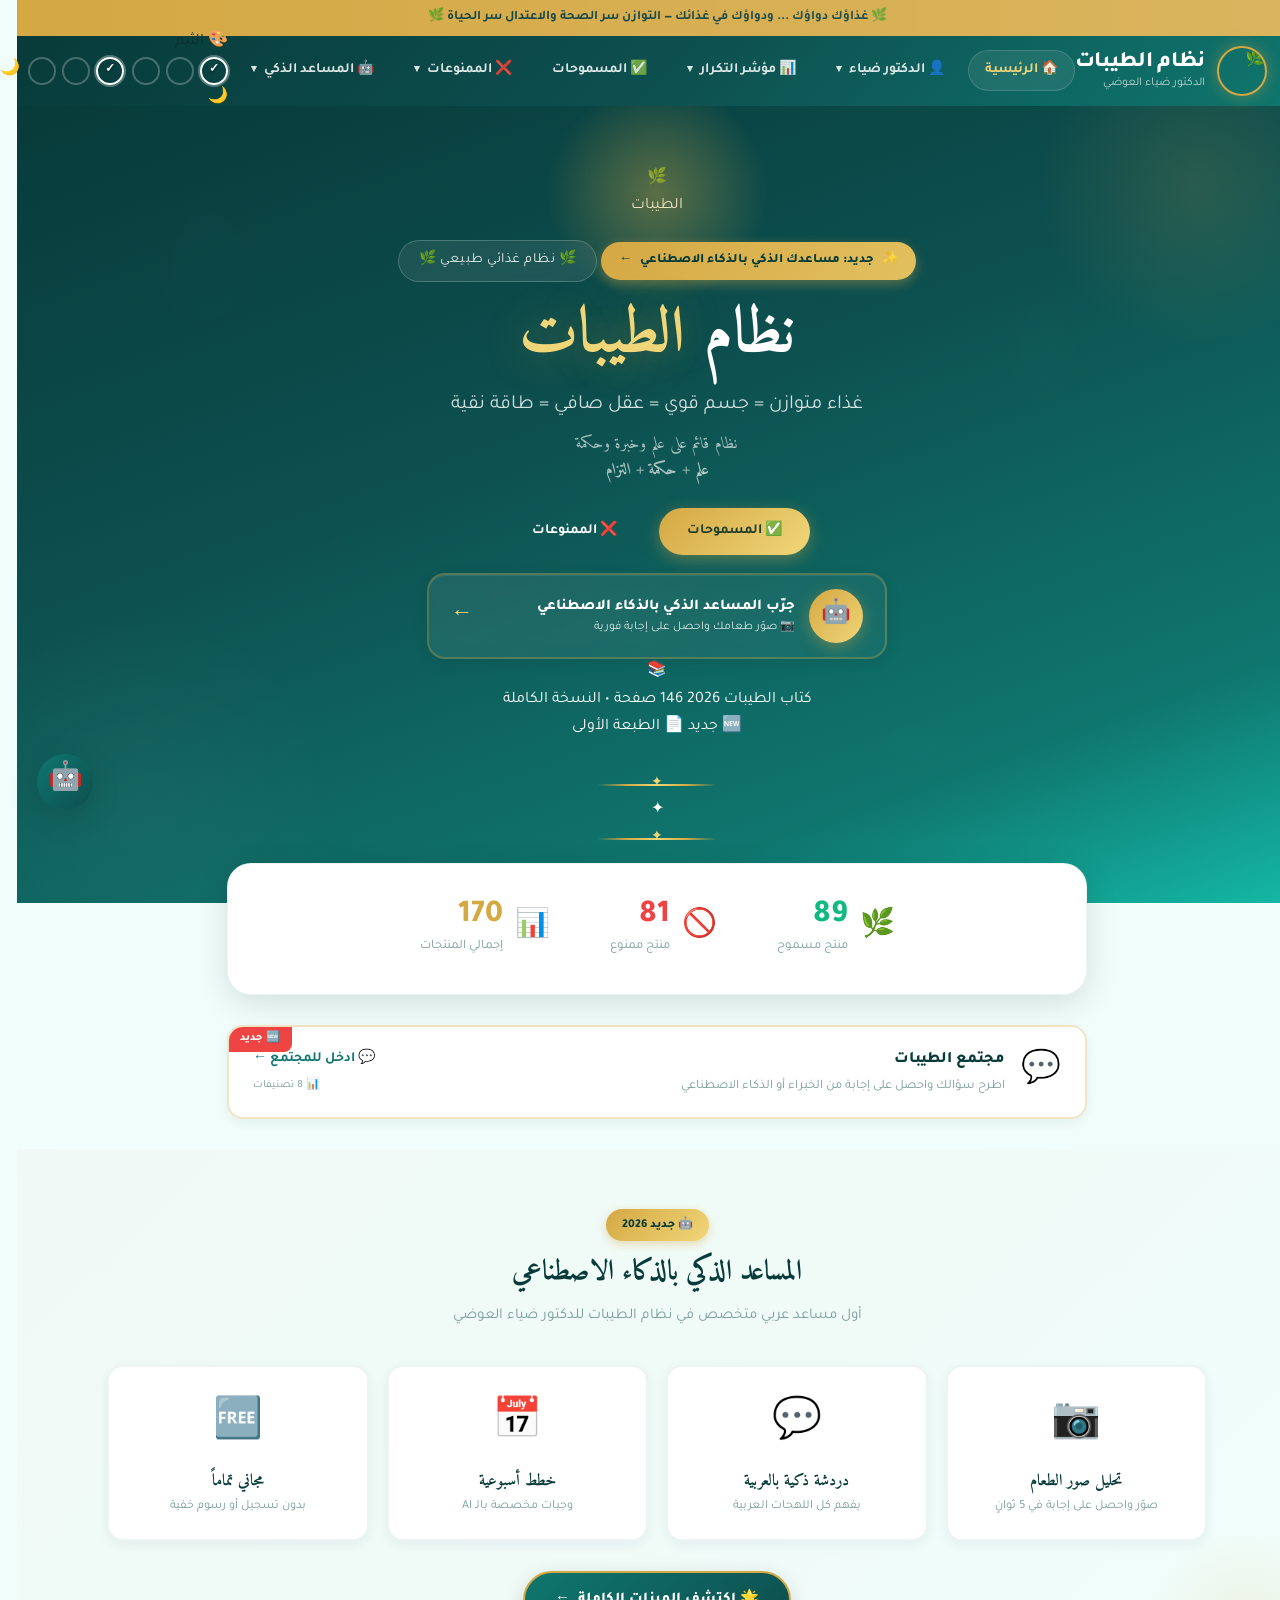
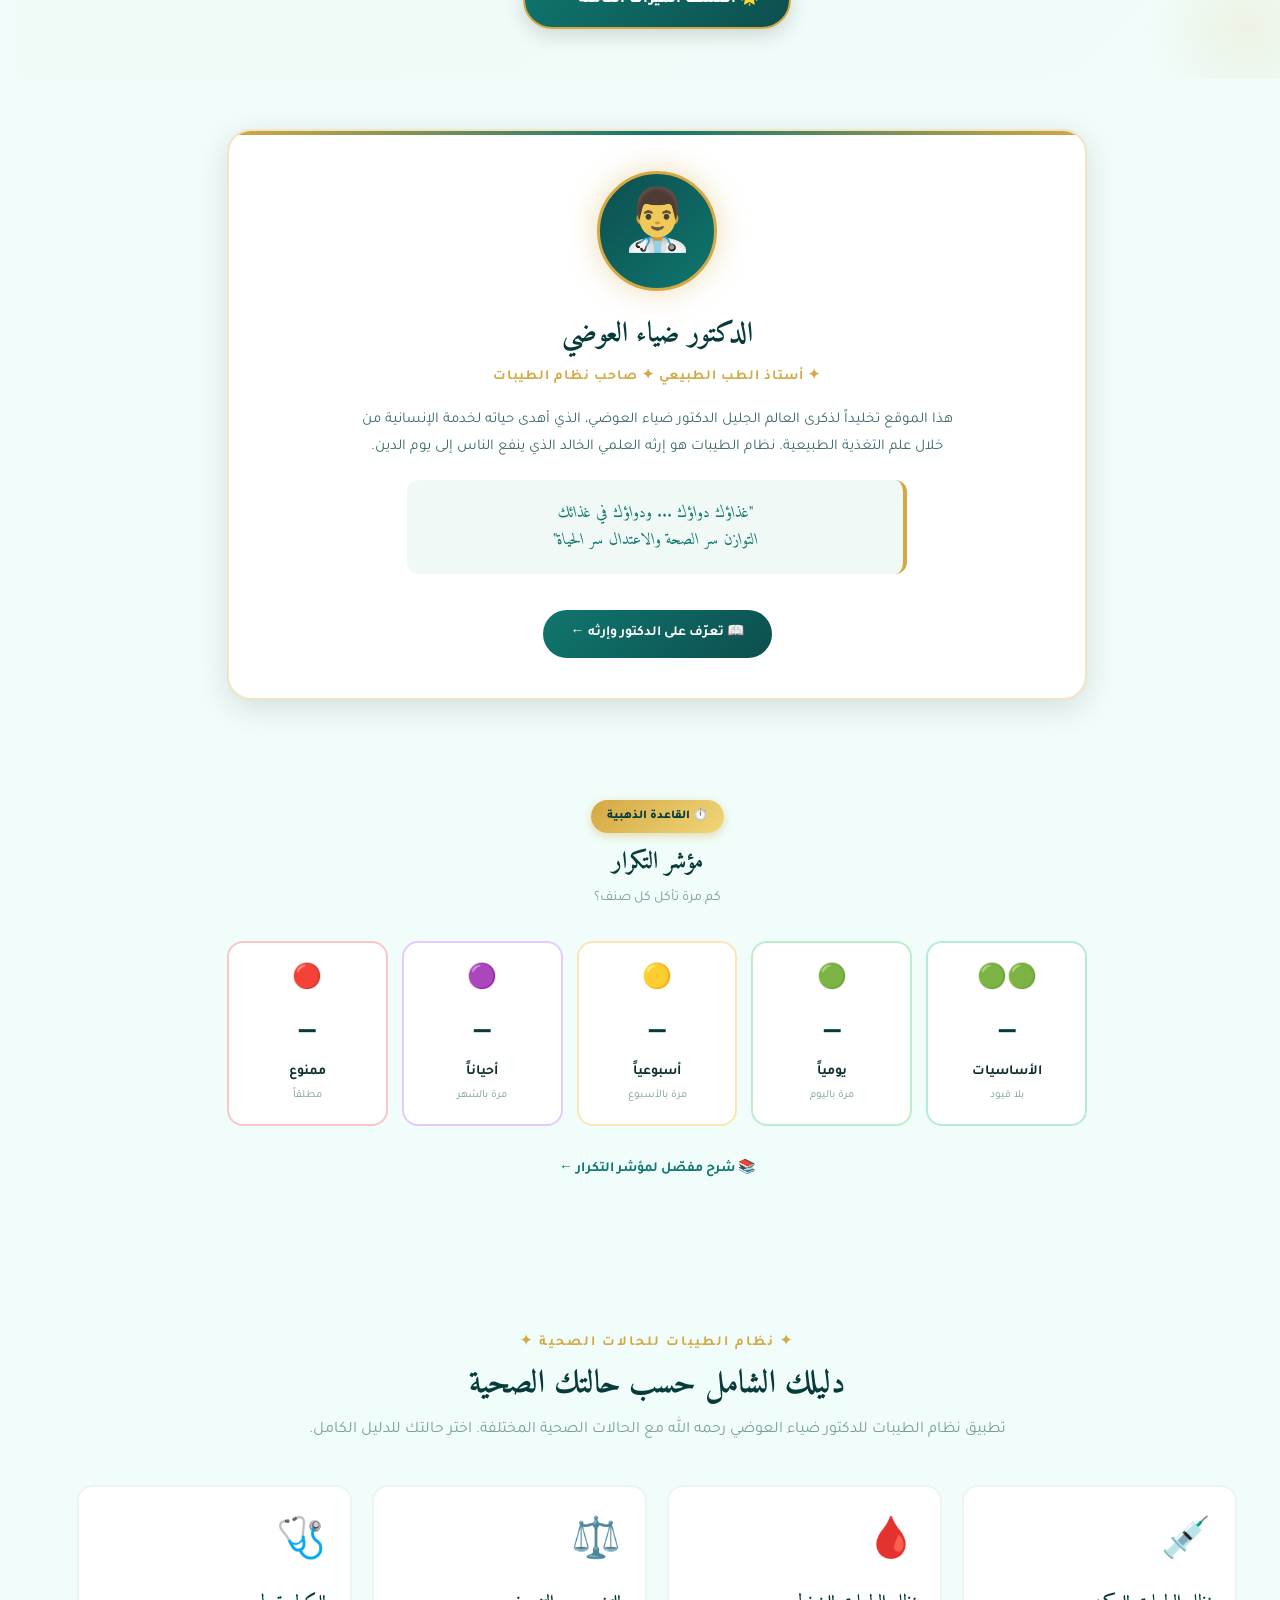
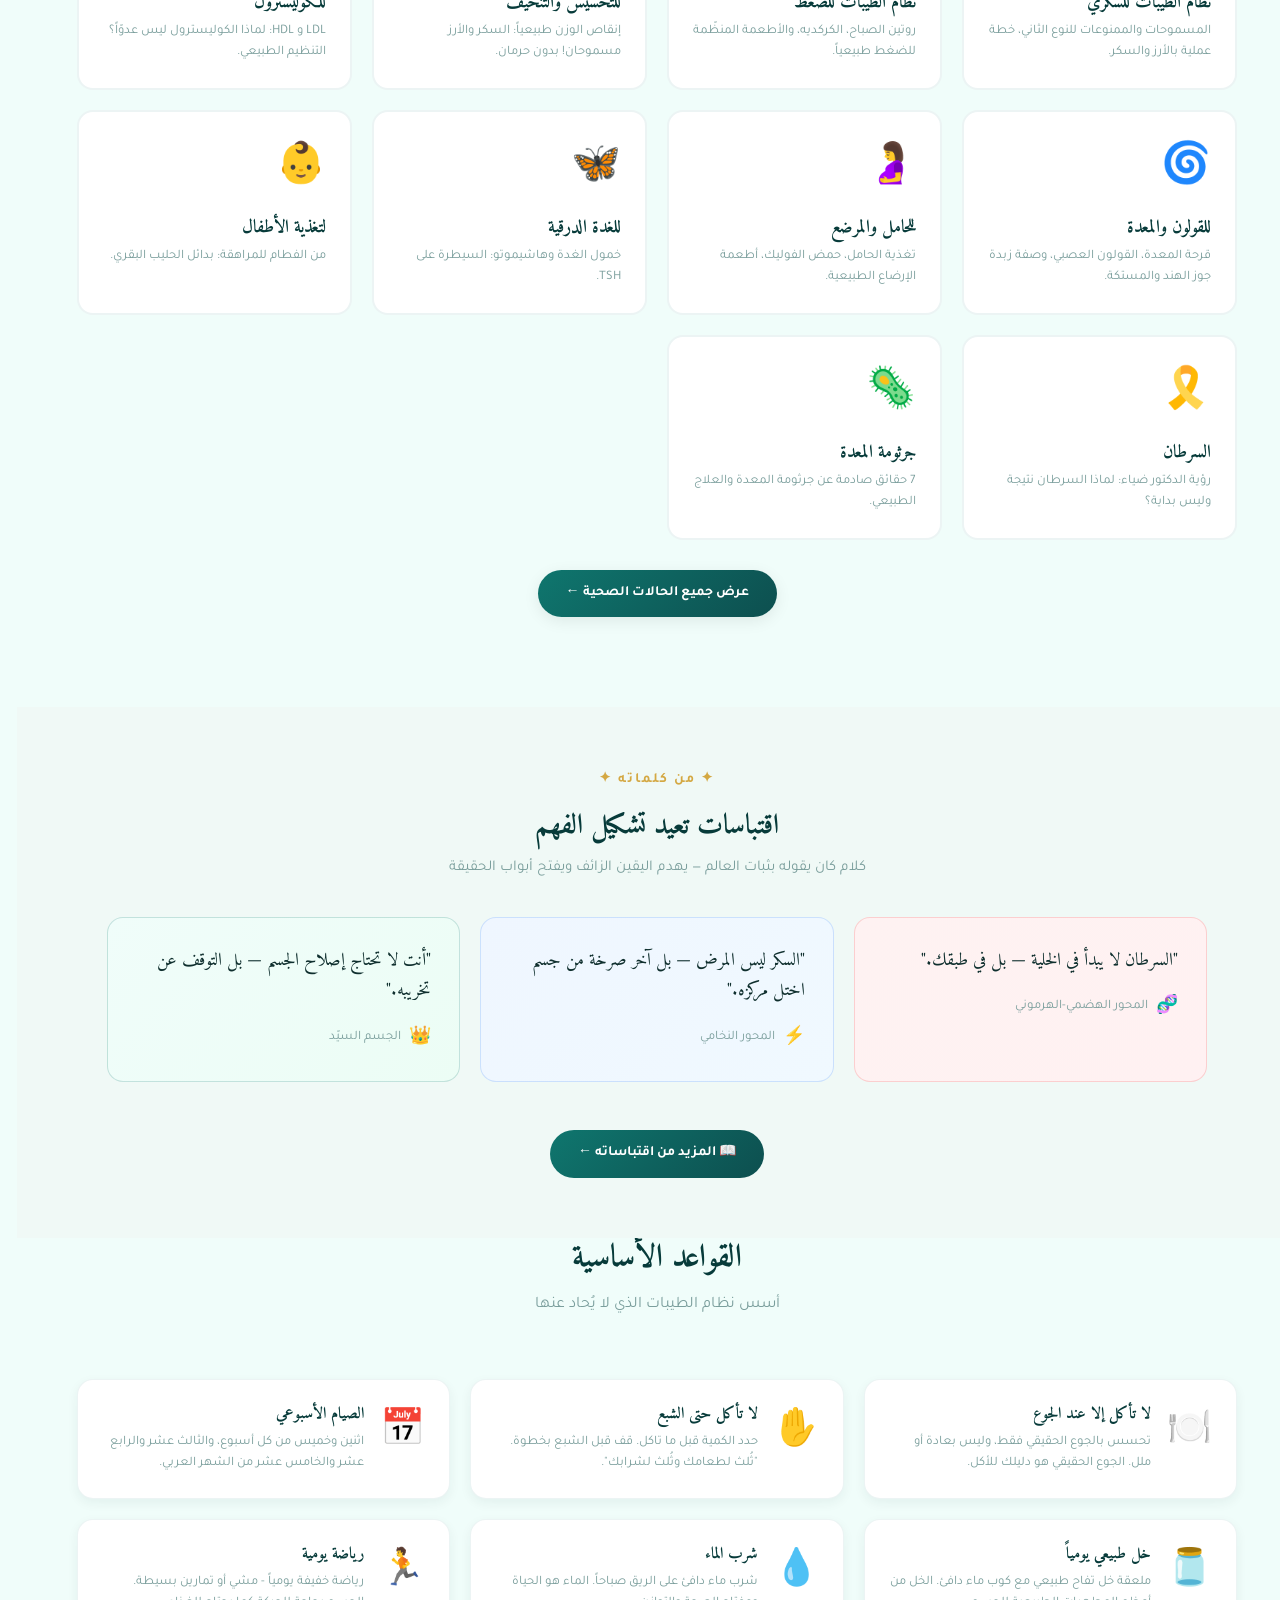
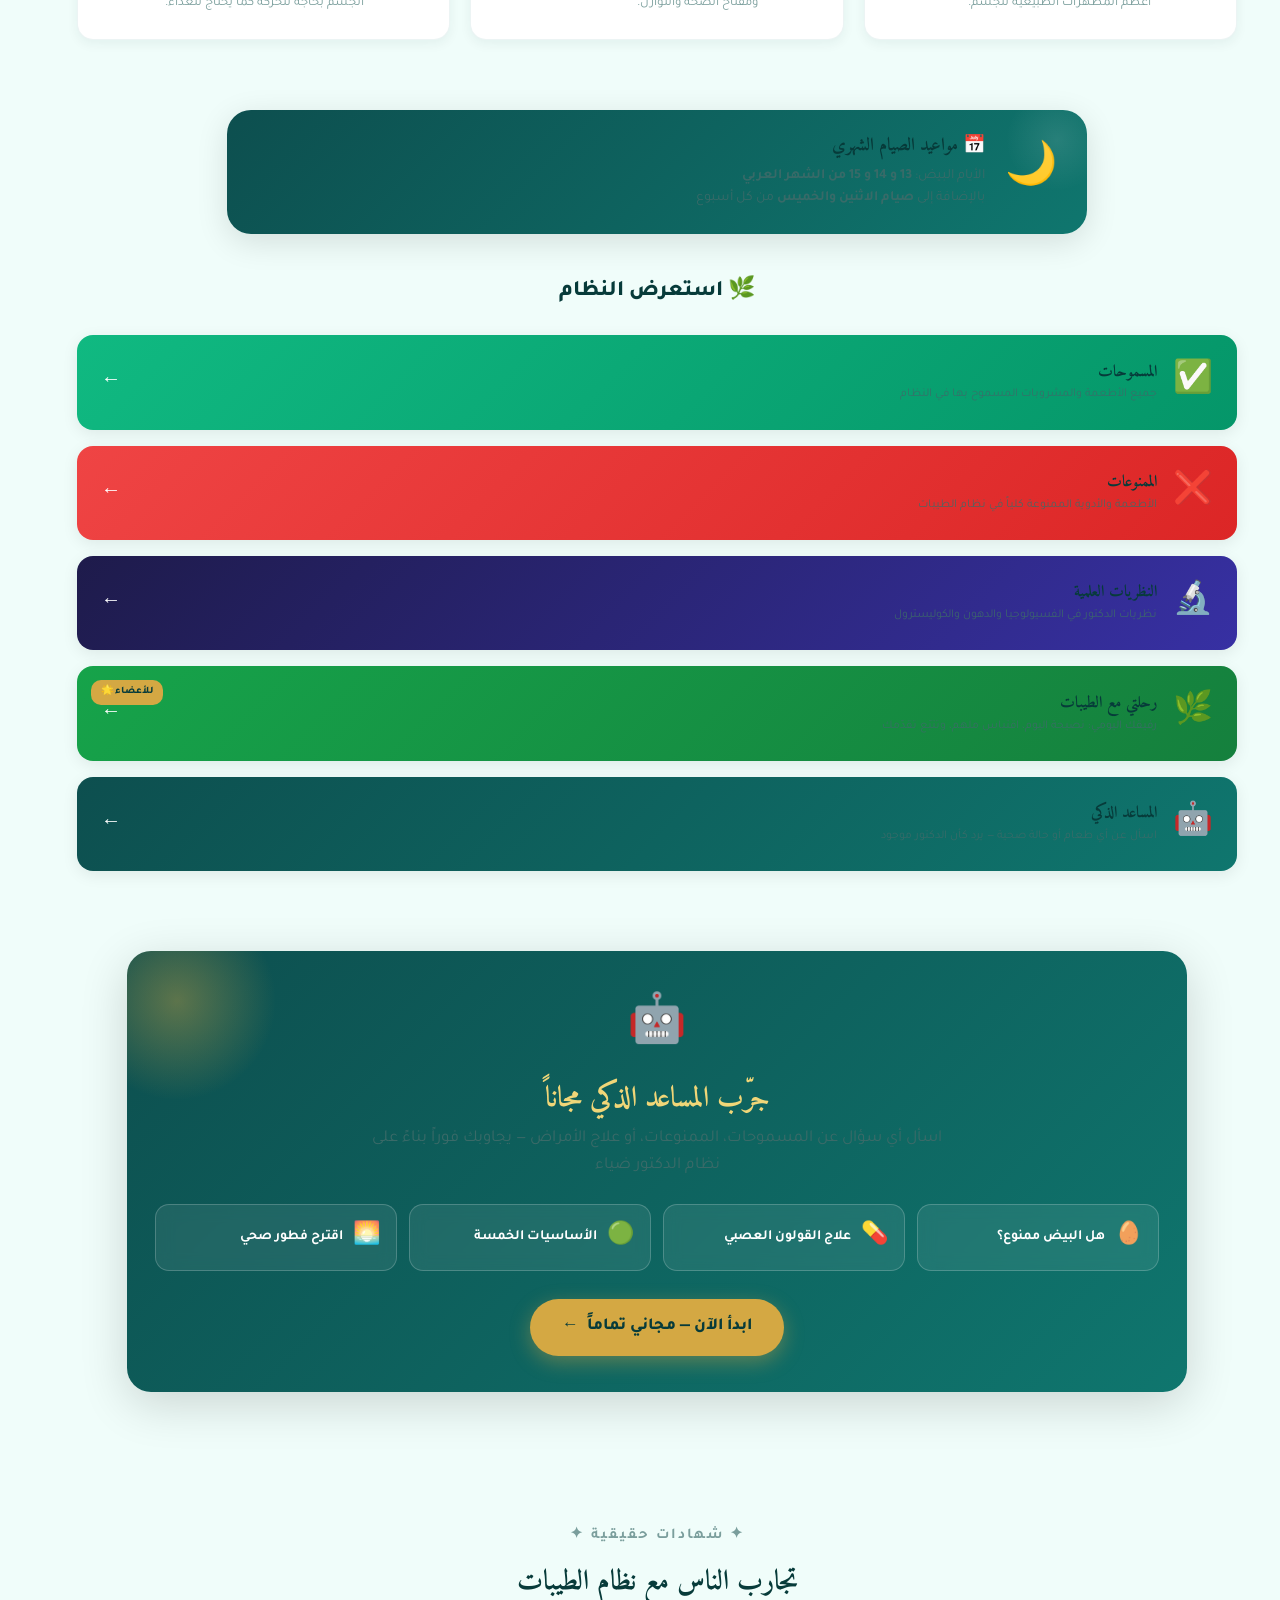
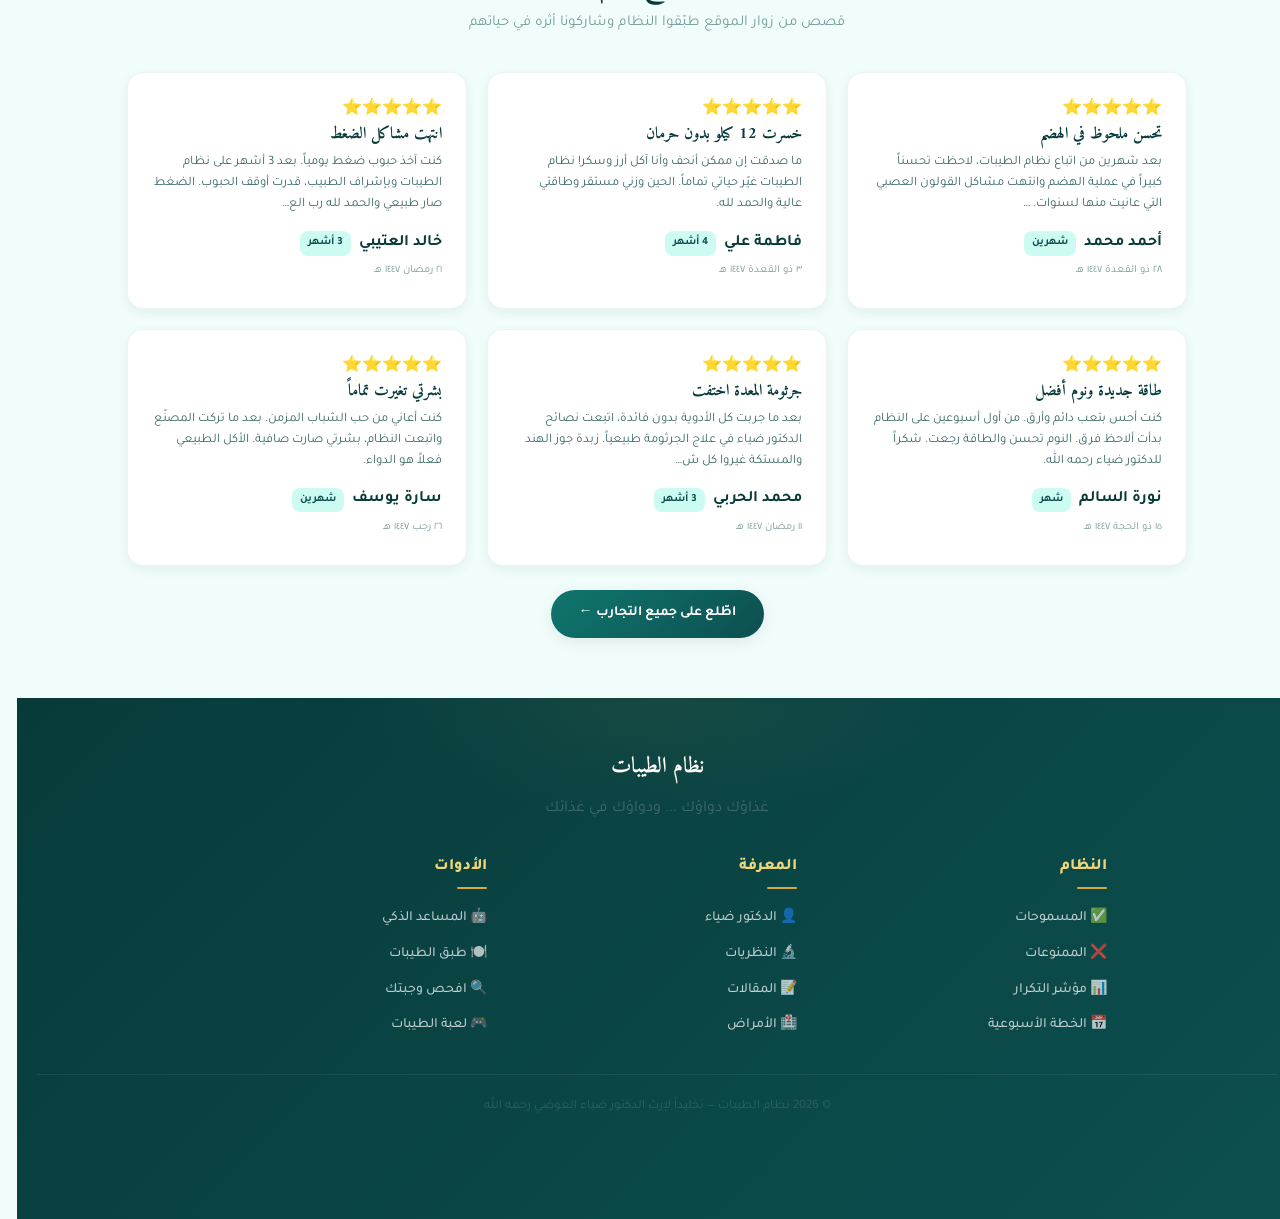
<file: index.html>
<!DOCTYPE html>
<html lang="ar" dir="rtl">
<head>
  <!-- ===== Performance: Preconnect ===== -->
  <link rel="preconnect" href="https://fonts.googleapis.com" crossorigin>
  <link rel="preconnect" href="https://fonts.gstatic.com" crossorigin>

  <!-- ===== Google Fonts ===== -->
  <link rel="preload" 
        href="https://fonts.googleapis.com/css2?family=Tajawal:wght@400;500;700;800&family=Amiri:wght@400;700&display=swap" 
        as="style" 
        onload="this.onload=null;this.rel='stylesheet'">
  <noscript>
    <link rel="stylesheet" 
          href="https://fonts.googleapis.com/css2?family=Tajawal:wght@400;500;700;800&family=Amiri:wght@400;700&display=swap">
  </noscript>

  <meta charset="UTF-8">
  <meta name="viewport" content="width=device-width, initial-scale=1.0">
  <title>نظام الطيبات للدكتور ضياء العوضي | الدليل الشامل 2026</title>
  <meta name="description" content="الدليل الشامل لنظام الطيبات للدكتور ضياء العوضي رحمه الله. 89+ مسموح، 81+ ممنوع، 12 مقال متعمق، خطط أسبوعية بالـ AI، ومساعد ذكي. ابدأ رحلتك الصحية اليوم!">
  <meta name="keywords" content="نظام الطيبات, الدكتور ضياء العوضي, المسموحات, الممنوعات, الأساسيات الخمسة, نظرية الدهون, جرثومة المعدة, التغذية الطبيعية">
  
  <!-- ===== Open Graph ===== -->
  <meta property="og:title" content="نظام الطيبات للدكتور ضياء العوضي | الدليل الشامل 2026">
  <meta property="og:description" content="الدليل الشامل لنظام الطيبات للدكتور ضياء العوضي رحمه الله. 89+ مسموح، 81+ ممنوع، مقالات متعمقة، ومساعد ذكي.">
  <meta property="og:type" content="website">
  <meta property="og:locale" content="ar_AR">

  <!-- ===== Theme Color ===== -->
  <meta name="theme-color" content="#0d4f4f">
  <meta name="apple-mobile-web-app-capable" content="yes">
  <meta name="apple-mobile-web-app-status-bar-style" content="black-translucent">
  <meta name="apple-mobile-web-app-title" content="نظام الطيبات">

  <!-- ===== CSS ===== -->
  <link rel="stylesheet" href="css/variables.css">
  <link rel="stylesheet" href="css/base.css">
  <link rel="stylesheet" href="css/header.css">
  <link rel="stylesheet" href="css/hero.css">
  <link rel="stylesheet" href="css/sections.css">
  <link rel="stylesheet" href="css/footer.css">
  <link rel="stylesheet" href="css/themes.css">
  <link rel="stylesheet" href="css/responsive.css">
</head>
<body>

<!-- ♿ Skip Link -->
<a href="#main-content" class="skip-link">تخطّي للمحتوى الرئيسي</a>

<!-- ═══════════════════════════════════════════
     HEADER
     ═══════════════════════════════════════════ -->
<header class="site-header" id="siteHeader">
  <div class="header-top">
    🌿 غذاؤك دواؤك ... ودواؤك في غذائك — التوازن سر الصحة والاعتدال سر الحياة 🌿
  </div>
  <div class="header-main">
    <a href="index.html" class="logo-area">
      <div class="logo-emblem">
        <div class="logo-emblem-inner">🌿</div>
      </div>
      <div class="logo-text-area">
        <div class="logo-title">نظام الطيبات</div>
        <div class="logo-subtitle">الدكتور ضياء العوضي</div>
      </div>
    </a>

    <nav class="main-nav" id="mainNav">
      <a href="index.html" class="nav-link active">🏠 الرئيسية</a>
      
      <div class="nav-dropdown">
        <a href="about.html" class="nav-link nav-link--has-dropdown">
          👤 الدكتور ضياء <span class="nav-dropdown-arrow">▾</span>
        </a>
        <div class="nav-dropdown-menu">
          <a href="about.html" class="nav-dropdown-item">👤 سيرة الدكتور</a>
          <a href="theories.html" class="nav-dropdown-item">🔬 النظريات</a>
          <a href="articles.html" class="nav-dropdown-item">📝 مقالات</a>
          <a href="diseases.html" class="nav-dropdown-item">🏥 الأمراض</a>
          <a href="videos.html" class="nav-dropdown-item">🎬 فيديوهات</a>
          <a href="resources.html" class="nav-dropdown-item">📚 الموارد والأدلة</a>
          <a href="quran-and-food.html" class="nav-dropdown-item">📖 القرآن والغذاء <span class="nav-badge">جديد ✨</span></a>
          <a href="fasting.html" class="nav-dropdown-item">🌙 الصيام والصحة <span class="nav-badge">جديد ✨</span></a>
          <a href="testimonials.html" class="nav-dropdown-item">💬 تجارب الزوار</a>
        </div>
      </div>

      <div class="nav-dropdown">
        <a href="frequency-guide.html" class="nav-link nav-link--has-dropdown">
          📊 مؤشر التكرار <span class="nav-dropdown-arrow">▾</span>
        </a>
        <div class="nav-dropdown-menu">
          <a href="frequency-guide.html" class="nav-dropdown-item">📊 مؤشر التكرار</a>
          <a href="weekly-plan.html" class="nav-dropdown-item">📅 الخطة الأسبوعية</a>
          <a href="recipes.html" class="nav-dropdown-item">🍽️ طبق الطيبات</a>
          <a href="check-meal.html" class="nav-dropdown-item">🔍 افحص وجبتك</a>
          <a href="my-commitment.html" class="nav-dropdown-item">📊 متتبّع التزامي</a>
          <a href="game.html" class="nav-dropdown-item">🎮 لعبة الطيبات</a>
        </div>
      </div>

      <a href="allowed.html" class="nav-link">✅ المسموحات</a>
      
      <div class="nav-dropdown">
        <a href="forbidden.html" class="nav-link nav-link--has-dropdown">
          ❌ الممنوعات <span class="nav-dropdown-arrow">▾</span>
        </a>
        <div class="nav-dropdown-menu">
          <a href="forbidden.html" class="nav-dropdown-item">❌ قائمة الممنوعات</a>
          <a href="alternatives.html" class="nav-dropdown-item nav-dropdown-item--highlight">🔄 بديل الممنوعات <span class="nav-badge">جديد ✨</span></a>
        </div>
      </div>

      <div class="nav-dropdown">
        <a href="ai-assistant.html" class="nav-link nav-link--has-dropdown">
          🤖 المساعد الذكي <span class="nav-dropdown-arrow">▾</span>
        </a>
        <div class="nav-dropdown-menu">
          <a href="ai-assistant.html" class="nav-dropdown-item">🌟 اكتشف الميزات</a>
          <a href="chat.html" class="nav-dropdown-item">⚡ ابدأ الدردشة</a>
        </div>
      </div>

      <!-- Theme Controls (inside nav for mobile) -->
      <div class="theme-controls-mobile">
        <div class="theme-controls-label">🎨 الثيم</div>
        <div class="theme-color-btns">
          <button class="theme-color-btn active" data-theme-btn="emerald-teal" title="إميرالد تيل" aria-label="ثيم إميرالد تيل">
            <span class="theme-color-dot" style="background: #0f766e;"></span>
          </button>
          <button class="theme-color-btn" data-theme-btn="ocean-emerald" title="أوشن إميرالد" aria-label="ثيم أوشن إميرالد">
            <span class="theme-color-dot" style="background: #0891b2;"></span>
          </button>
          <button class="theme-color-btn" data-theme-btn="royal-emerald" title="رويال إميرالد" aria-label="ثيم رويال إميرالد">
            <span class="theme-color-dot" style="background: #2563eb;"></span>
          </button>
        </div>
        <button class="mode-toggle-btn" id="modeToggleMobile" title="تبديل الوضع" aria-label="تبديل وضع الإضاءة">
          🌙
        </button>
      </div>
    </nav>

    <!-- Desktop Theme Controls -->
    <div class="theme-controls" id="themeControls">
      <div class="theme-color-btns">
        <button class="theme-color-btn active" data-theme-btn="emerald-teal" title="إميرالد تيل" aria-label="ثيم إميرالد تيل">
          <span class="theme-color-dot" style="background: #0f766e;"></span>
        </button>
        <button class="theme-color-btn" data-theme-btn="ocean-emerald" title="أوشن إميرالد" aria-label="ثيم أوشن إميرالد">
          <span class="theme-color-dot" style="background: #0891b2;"></span>
        </button>
        <button class="theme-color-btn" data-theme-btn="royal-emerald" title="رويال إميرالد" aria-label="ثيم رويال إميرالد">
          <span class="theme-color-dot" style="background: #2563eb;"></span>
        </button>
      </div>
      <button class="mode-toggle-btn" id="modeToggleDesktop" title="تبديل الوضع" aria-label="تبديل وضع الإضاءة">
        🌙
      </button>
    </div>

    <button class="mobile-menu-btn" id="mobileMenuBtn" aria-label="القائمة">☰</button>
  </div>
</header>

<!-- ═══════════════════════════════════════════
     HERO SECTION
     ═══════════════════════════════════════════ -->
<section class="hero-home" id="main-content">
  <div class="hero-pattern"></div>
  <div class="hero-bg-decor hero-bg-decor-1"></div>
  <div class="hero-bg-decor hero-bg-decor-2"></div>
  
  <div class="hero-emblem">
    <div class="hero-emblem-glow"></div>
    <div class="hero-emblem-inner">
      <div class="hero-emblem-icon">🌿</div>
      <div class="hero-emblem-text">الطيبات</div>
    </div>
  </div>
  
  <div class="hero-content-text">
    <!-- AI Badge -->
    <a href="ai-assistant.html" class="hero-ai-badge">
      <span class="hero-ai-badge-spark">✨</span>
      <span class="hero-ai-badge-text">جديد: مساعدك الذكي بالذكاء الاصطناعي</span>
      <span class="hero-ai-badge-arrow">←</span>
    </a>
    
    <div class="hero-label">🌿 نظام غذائي طبيعي 🌿</div>
    <h1>نظام <span>الطيبات</span></h1>
    <div class="hero-tagline">غذاء متوازن = جسم قوي = عقل صافي = طاقة نقية</div>
    <p class="hero-quote">
      نظام قائم على علم وخبرة وحكمة<br>
      <strong>علم + حكمة + التزام</strong>
    </p>
    
    <div class="hero-cta">
      <a href="allowed.html" class="btn btn-gold">✅ المسموحات</a>
      <a href="forbidden.html" class="btn btn-glass">❌ الممنوعات</a>
    </div>

    <!-- AI CTA -->
    <a href="chat.html" class="hero-ai-cta">
      <div class="hero-ai-cta-icon">🤖</div>
      <div class="hero-ai-cta-text">
        <div class="hero-ai-cta-title">جرّب المساعد الذكي بالذكاء الاصطناعي</div>
        <div class="hero-ai-cta-subtitle">📷 صوّر طعامك واحصل على إجابة فورية</div>
      </div>
      <div class="hero-ai-cta-arrow">←</div>
    </a>

    <!-- PDF Downloads -->
    <div class="pdf-btns-row">
      <a href="pdf-download-v2.html" class="pdf-btn pdf-btn-new">
        <span class="pdf-btn-icon">📚</span>
        <div class="pdf-btn-info">
          <span class="pdf-btn-title">كتاب الطيبات 2026</span>
          <span class="pdf-btn-subtitle">146 صفحة • النسخة الكاملة</span>
        </div>
        <span class="pdf-btn-badge">🆕 جديد</span>
      </a>
      <a href="pdf-download.html" class="pdf-btn pdf-btn-old">
        <span class="pdf-btn-icon">📄</span>
        <span class="pdf-btn-title">الطبعة الأولى</span>
      </a>
    </div>
  </div>
  
  <div class="hero-divider">
    <div class="hero-divider-line"></div>
    <div class="hero-divider-ornament">✦</div>
    <div class="hero-divider-line"></div>
  </div>
</section>

<!-- ═══════════════════════════════════════════
     STATS BAR
     ═══════════════════════════════════════════ -->
<div class="stats-wrapper">
  <div class="stats-bar">
    <div class="stat-card reveal">
      <div class="stat-icon green">🌿</div>
      <div>
        <div class="stat-num green" id="statAllowed" data-target="89">0</div>
        <div class="stat-label">منتج مسموح</div>
      </div>
    </div>
    <div class="stat-card reveal" style="transition-delay:0.1s">
      <div class="stat-icon red">🚫</div>
      <div>
        <div class="stat-num red" id="statForbidden" data-target="81">0</div>
        <div class="stat-label">منتج ممنوع</div>
      </div>
    </div>
    <div class="stat-card reveal" style="transition-delay:0.2s">
      <div class="stat-icon gold">📊</div>
      <div>
        <div class="stat-num gold" id="statTotal" data-target="170">0</div>
        <div class="stat-label">إجمالي المنتجات</div>
      </div>
    </div>
  </div>
</div>

<!-- ═══════════════════════════════════════════
     COMMUNITY BANNER
     ═══════════════════════════════════════════ -->
<div class="community-banner-wrapper">
  <a href="community.html" class="community-banner" aria-label="مجتمع الطيبات">
    <span class="community-banner-new">🆕 جديد</span>
    <div class="community-banner-icon">💬</div>
    <div class="community-banner-content">
      <div class="community-banner-title">مجتمع الطيبات</div>
      <div class="community-banner-subtitle">اطرح سؤالك واحصل على إجابة من الخبراء أو الذكاء الاصطناعي</div>
    </div>
    <div class="community-banner-action">
      <span class="community-banner-cta">💬 ادخل للمجتمع ←</span>
      <span class="community-banner-meta">📊 8 تصنيفات</span>
    </div>
  </a>
</div>

<!-- ═══════════════════════════════════════════
     AI FEATURES SECTION
     ═══════════════════════════════════════════ -->
<section class="ai-features-section reveal">
  <div class="ai-features-container">
    <div class="ai-features-header">
      <span class="ai-features-badge">🤖 جديد 2026</span>
      <h2 class="ai-features-title">المساعد الذكي بالذكاء الاصطناعي</h2>
      <p class="ai-features-subtitle">أول مساعد عربي متخصص في نظام الطيبات للدكتور ضياء العوضي</p>
    </div>
    
    <div class="ai-features-grid">
      <a href="chat.html" class="ai-feature-card">
        <div class="ai-feature-icon">📷</div>
        <h3 class="ai-feature-title">تحليل صور الطعام</h3>
        <p class="ai-feature-desc">صوّر واحصل على إجابة في 5 ثوانٍ</p>
      </a>
      
      <a href="chat.html" class="ai-feature-card">
        <div class="ai-feature-icon">💬</div>
        <h3 class="ai-feature-title">دردشة ذكية بالعربية</h3>
        <p class="ai-feature-desc">يفهم كل اللهجات العربية</p>
      </a>
      
      <a href="chat.html" class="ai-feature-card">
        <div class="ai-feature-icon">📅</div>
        <h3 class="ai-feature-title">خطط أسبوعية</h3>
        <p class="ai-feature-desc">وجبات مخصصة بالـ AI</p>
      </a>
      
      <a href="chat.html" class="ai-feature-card">
        <div class="ai-feature-icon">🆓</div>
        <h3 class="ai-feature-title">مجاني تماماً</h3>
        <p class="ai-feature-desc">بدون تسجيل أو رسوم خفية</p>
      </a>
    </div>
    
    <div class="ai-features-cta">
      <a href="ai-assistant.html" class="ai-features-btn">
        🌟 اكتشف الميزات الكاملة
        <span class="ai-features-btn-arrow">←</span>
      </a>
    </div>
  </div>
</section>

<!-- ═══════════════════════════════════════════
     TRIBUTE SECTION
     ═══════════════════════════════════════════ -->
<div class="tribute-section reveal">
  <div class="tribute-card">
    <div class="tribute-portrait-wrap">
      <div class="tribute-portrait-placeholder">👨‍⚕️</div>
    </div>
    <div class="tribute-name">الدكتور ضياء العوضي</div>
    <div class="tribute-title">✦ أستاذ الطب الطبيعي ✦ صاحب نظام الطيبات</div>
    <p class="tribute-text">
      هذا الموقع تخليداً لذكرى العالم الجليل الدكتور ضياء العوضي،
      الذي أهدى حياته لخدمة الإنسانية من خلال علم التغذية الطبيعية.
      نظام الطيبات هو إرثه العلمي الخالد الذي ينفع الناس إلى يوم الدين.
    </p>
    <div class="tribute-quote">
      "غذاؤك دواؤك ... ودواؤك في غذائك<br>
      التوازن سر الصحة والاعتدال سر الحياة"
    </div>
    <a href="about.html" class="tribute-cta">
      📖 تعرّف على الدكتور وإرثه ←
    </a>
  </div>
</div>

<!-- ═══════════════════════════════════════════
     FREQUENCY GUIDE MINI-PYRAMID
     ═══════════════════════════════════════════ -->
<section class="freq-mini-section reveal">
  <div class="freq-mini-container">
    <div class="freq-mini-header">
      <span class="freq-mini-badge">⏱️ القاعدة الذهبية</span>
      <h2 class="freq-mini-title">مؤشر التكرار</h2>
      <p class="freq-mini-subtitle">كم مرة تأكل كل صنف؟</p>
    </div>

    <div class="freq-mini-grid">
      <a class="freq-mini-item freq-mini-unlimited" href="frequency-guide.html#unlimited">
        <div class="freq-mini-emoji">🟢🟢</div>
        <div class="freq-mini-count" id="miniCountUnlimited" data-target="5">—</div>
        <div class="freq-mini-label">الأساسيات</div>
        <div class="freq-mini-desc">بلا قيود</div>
      </a>

      <a class="freq-mini-item freq-mini-daily" href="frequency-guide.html#daily">
        <div class="freq-mini-emoji">🟢</div>
        <div class="freq-mini-count" id="miniCountDaily" data-target="28">—</div>
        <div class="freq-mini-label">يومياً</div>
        <div class="freq-mini-desc">مرة باليوم</div>
      </a>

      <a class="freq-mini-item freq-mini-weekly" href="frequency-guide.html#weekly">
        <div class="freq-mini-emoji">🟡</div>
        <div class="freq-mini-count" id="miniCountWeekly" data-target="32">—</div>
        <div class="freq-mini-label">أسبوعياً</div>
        <div class="freq-mini-desc">مرة بالأسبوع</div>
      </a>

      <a class="freq-mini-item freq-mini-sometimes" href="frequency-guide.html#sometimes">
        <div class="freq-mini-emoji">🟣</div>
        <div class="freq-mini-count" id="miniCountSometimes" data-target="24">—</div>
        <div class="freq-mini-label">أحياناً</div>
        <div class="freq-mini-desc">مرة بالشهر</div>
      </a>

      <a class="freq-mini-item freq-mini-never" href="frequency-guide.html#never">
        <div class="freq-mini-emoji">🔴</div>
        <div class="freq-mini-count" id="miniCountNever" data-target="81">—</div>
        <div class="freq-mini-label">ممنوع</div>
        <div class="freq-mini-desc">مطلقاً</div>
      </a>
    </div>

    <a href="frequency-guide.html" class="freq-mini-cta">📚 شرح مفصّل لمؤشر التكرار ←</a>
  </div>
</section>

<!-- ═══════════════════════════════════════════
     HEALTH CONDITIONS
     ═══════════════════════════════════════════ -->
<section class="health-conditions-section reveal">
  <div class="section-header-center">
    <p class="section-label">✦ نظام الطيبات للحالات الصحية ✦</p>
    <h2>دليلك الشامل حسب حالتك الصحية</h2>
    <p class="section-desc">تطبيق نظام الطيبات للدكتور ضياء العوضي رحمه الله مع الحالات الصحية المختلفة. اختر حالتك للدليل الكامل.</p>
  </div>

  <div class="health-grid">
    <a href="diet-diabetes.html" class="health-card">
      <div class="health-card-icon">💉</div>
      <h3 class="health-card-title">نظام الطيبات للسكري</h3>
      <p class="health-card-desc">المسموحات والممنوعات للنوع الثاني، خطة عملية بالأرز والسكر.</p>
    </a>

    <a href="diet-pressure.html" class="health-card">
      <div class="health-card-icon">🩸</div>
      <h3 class="health-card-title">نظام الطيبات للضغط</h3>
      <p class="health-card-desc">روتين الصباح، الكركديه، والأطعمة المنظّمة للضغط طبيعياً.</p>
    </a>

    <a href="diet-weight-loss.html" class="health-card">
      <div class="health-card-icon">⚖️</div>
      <h3 class="health-card-title">للتخسيس والتنحيف</h3>
      <p class="health-card-desc">إنقاص الوزن طبيعياً: السكر والأرز مسموحان! بدون حرمان.</p>
    </a>

    <a href="diet-cholesterol.html" class="health-card">
      <div class="health-card-icon">🩺</div>
      <h3 class="health-card-title">للكوليسترول</h3>
      <p class="health-card-desc">LDL و HDL: لماذا الكوليسترول ليس عدوّاً؟ التنظيم الطبيعي.</p>
    </a>

    <a href="diet-stomach-colon.html" class="health-card">
      <div class="health-card-icon">🌀</div>
      <h3 class="health-card-title">للقولون والمعدة</h3>
      <p class="health-card-desc">قرحة المعدة، القولون العصبي، وصفة زبدة جوز الهند والمستكة.</p>
    </a>

    <a href="diet-pregnancy.html" class="health-card">
      <div class="health-card-icon">🤰</div>
      <h3 class="health-card-title">للحامل والمرضع</h3>
      <p class="health-card-desc">تغذية الحامل، حمض الفوليك، أطعمة الإرضاع الطبيعية.</p>
    </a>

    <a href="diet-thyroid.html" class="health-card">
      <div class="health-card-icon">🦋</div>
      <h3 class="health-card-title">للغدة الدرقية</h3>
      <p class="health-card-desc">خمول الغدة وهاشيموتو: السيطرة على TSH.</p>
    </a>

    <a href="diet-children.html" class="health-card">
      <div class="health-card-icon">👶</div>
      <h3 class="health-card-title">لتغذية الأطفال</h3>
      <p class="health-card-desc">من الفطام للمراهقة: بدائل الحليب البقري.</p>
    </a>

    <a href="cancer.html" class="health-card">
      <div class="health-card-icon">🎗️</div>
      <h3 class="health-card-title">السرطان</h3>
      <p class="health-card-desc">رؤية الدكتور ضياء: لماذا السرطان نتيجة وليس بداية؟</p>
    </a>

    <a href="h-pylori.html" class="health-card">
      <div class="health-card-icon">🦠</div>
      <h3 class="health-card-title">جرثومة المعدة</h3>
      <p class="health-card-desc">7 حقائق صادمة عن جرثومة المعدة والعلاج الطبيعي.</p>
    </a>
  </div>

  <div class="section-cta-center">
    <a href="diseases.html" class="btn btn-primary">عرض جميع الحالات الصحية ←</a>
  </div>
</section>

<!-- ═══════════════════════════════════════════
     QUOTES STRIP
     ═══════════════════════════════════════════ -->
<section class="home-quotes-strip reveal">
  <div class="home-quotes-header">
    <div class="section-label">✦ من كلماته ✦</div>
    <h3>اقتباسات تعيد تشكيل الفهم</h3>
    <p>كلام كان يقوله بثبات العالم — يهدم اليقين الزائف ويفتح أبواب الحقيقة</p>
  </div>
  <div class="home-quotes-grid">
    <div class="quote-card shock">
      <p class="quote-card-text">"السرطان لا يبدأ في الخلية — بل في طبقك."</p>
      <div class="quote-card-source">
        <span class="quote-card-source-icon">🧬</span>
        <span>المحور الهضمي-الهرموني</span>
      </div>
    </div>
    <div class="quote-card science">
      <p class="quote-card-text">"السكر ليس المرض — بل آخر صرخة من جسم اختل مركزه."</p>
      <div class="quote-card-source">
        <span class="quote-card-source-icon">⚡</span>
        <span>المحور النخامي</span>
      </div>
    </div>
    <div class="quote-card">
      <p class="quote-card-text">"أنت لا تحتاج إصلاح الجسم — بل التوقف عن تخريبه."</p>
      <div class="quote-card-source">
        <span class="quote-card-source-icon">👑</span>
        <span>الجسم السيّد</span>
      </div>
    </div>
  </div>
  <div class="section-cta-center" style="margin-top: 32px;">
    <a href="about.html" class="tribute-cta">📖 المزيد من اقتباساته ←</a>
  </div>
</section>

<!-- ═══════════════════════════════════════════
     BASIC RULES
     ═══════════════════════════════════════════ -->
<div class="section-header-center" style="padding: 0 20px 20px;">
  <h2 style="font-family: var(--font-serif);">القواعد الأساسية</h2>
  <p class="section-desc">أسس نظام الطيبات الذي لا يُحاد عنها</p>
</div>

<div class="rules-grid">
  <div class="rule-card reveal">
    <div class="rule-icon">🍽️</div>
    <div class="rule-content">
      <h3>لا تأكل إلا عند الجوع</h3>
      <p>تحسس بالجوع الحقيقي فقط، وليس بعادة أو ملل. الجوع الحقيقي هو دليلك للأكل.</p>
    </div>
  </div>
  <div class="rule-card reveal" style="transition-delay:0.1s">
    <div class="rule-icon">✋</div>
    <div class="rule-content">
      <h3>لا تأكل حتى الشبع</h3>
      <p>حدد الكمية قبل ما تاكل. قف قبل الشبع بخطوة. "ثُلث لطعامك وثُلث لشرابك".</p>
    </div>
  </div>
  <div class="rule-card reveal" style="transition-delay:0.2s">
    <div class="rule-icon">📅</div>
    <div class="rule-content">
      <h3>الصيام الأسبوعي</h3>
      <p>اثنين وخميس من كل أسبوع، والثالث عشر والرابع عشر والخامس عشر من الشهر العربي.</p>
    </div>
  </div>
  <div class="rule-card reveal" style="transition-delay:0.3s">
    <div class="rule-icon">🫙</div>
    <div class="rule-content">
      <h3>خل طبيعي يومياً</h3>
      <p>ملعقة خل تفاح طبيعي مع كوب ماء دافئ. الخل من أعظم المطهرات الطبيعية للجسم.</p>
    </div>
  </div>
  <div class="rule-card reveal" style="transition-delay:0.4s">
    <div class="rule-icon">💧</div>
    <div class="rule-content">
      <h3>شرب الماء</h3>
      <p>شرب ماء دافئ على الريق صباحاً. الماء هو الحياة ومفتاح الصحة والتوازن.</p>
    </div>
  </div>
  <div class="rule-card reveal" style="transition-delay:0.5s">
    <div class="rule-icon">🏃</div>
    <div class="rule-content">
      <h3>رياضة يومية</h3>
      <p>رياضة خفيفة يومياً - مشي أو تمارين بسيطة. الجسم بحاجة للحركة كما يحتاج للغذاء.</p>
    </div>
  </div>
</div>

<!-- ═══════════════════════════════════════════
     FASTING SCHEDULE
     ═══════════════════════════════════════════ -->
<div class="fasting-banner reveal">
  <div class="fasting-card">
    <div class="fasting-icon">🌙</div>
    <div class="fasting-text">
      <h3>📅 مواعيد الصيام الشهري</h3>
      <p>الأيام البيض: <strong>13 و 14 و 15 من الشهر العربي</strong><br>
      بالإضافة إلى <strong>صيام الاثنين والخميس</strong> من كل أسبوع</p>
    </div>
  </div>
</div>

<!-- ═══════════════════════════════════════════
     QUICK ACCESS
     ═══════════════════════════════════════════ -->
<div class="quick-access">
  <div class="quick-title">🌿 استعرض النظام</div>
  <div class="quick-grid">
    <a href="allowed.html" class="quick-card allowed reveal">
      <div class="quick-icon">✅</div>
      <div class="quick-text">
        <h3>المسموحات</h3>
        <p>جميع الأطعمة والمشروبات المسموح بها في النظام</p>
      </div>
      <div class="quick-arrow">←</div>
    </a>
    <a href="forbidden.html" class="quick-card forbidden reveal" style="transition-delay:0.1s">
      <div class="quick-icon">❌</div>
      <div class="quick-text">
        <h3>الممنوعات</h3>
        <p>الأطعمة والأدوية الممنوعة كلياً في نظام الطيبات</p>
      </div>
      <div class="quick-arrow">←</div>
    </a>
    <a href="theories.html" class="quick-card theories reveal" style="transition-delay:0.2s">
      <div class="quick-icon">🔬</div>
      <div class="quick-text">
        <h3>النظريات العلمية</h3>
        <p>نظريات الدكتور في الفسيولوجيا والدهون والكوليسترول</p>
      </div>
      <div class="quick-arrow">←</div>
    </a>
    <a href="my-journey.html" class="quick-card journey reveal" style="transition-delay:0.25s">
      <span class="quick-card-badge">للأعضاء 🌟</span>
      <div class="quick-icon">🌿</div>
      <div class="quick-text">
        <h3>رحلتي مع الطيبات</h3>
        <p>رفيقك اليومي: نصيحة اليوم، اقتباس ملهم، وتتبّع تقدّمك</p>
      </div>
      <div class="quick-arrow">←</div>
    </a>
    <a href="chat.html" class="quick-card ai reveal" style="transition-delay:0.3s">
      <div class="quick-icon">🤖</div>
      <div class="quick-text">
        <h3>المساعد الذكي</h3>
        <p>اسأل عن أي طعام أو حالة صحية — يرد كأن الدكتور موجود</p>
      </div>
      <div class="quick-arrow">←</div>
    </a>
  </div>
</div>

<!-- ═══════════════════════════════════════════
     AI SHOWCASE
     ═══════════════════════════════════════════ -->
<section class="ai-showcase reveal">
  <div class="ai-showcase-card">
    <div class="ai-showcase-decor"></div>
    <div class="ai-showcase-inner">
      <!-- Header -->
      <div class="ai-showcase-header">
        <div class="ai-showcase-emoji">🤖</div>
        <h2 class="ai-showcase-title">جرّب المساعد الذكي مجاناً</h2>
        <p class="ai-showcase-desc">اسأل أي سؤال عن المسموحات، الممنوعات، أو علاج الأمراض — يجاوبك فوراً بناءً على نظام الدكتور ضياء</p>
      </div>
      
      <!-- Example Questions Grid -->
      <div class="ai-showcase-grid">
        <a href="chat.html?q=هل البيض ممنوع؟" class="ai-example-card">
          <span class="ai-example-icon">🥚</span>
          <span class="ai-example-text">هل البيض ممنوع؟</span>
        </a>
        <a href="chat.html?q=كيف أعالج القولون العصبي؟" class="ai-example-card">
          <span class="ai-example-icon">💊</span>
          <span class="ai-example-text">علاج القولون العصبي</span>
        </a>
        <a href="chat.html?q=ما هي الأساسيات الخمسة؟" class="ai-example-card">
          <span class="ai-example-icon">🟢</span>
          <span class="ai-example-text">الأساسيات الخمسة</span>
        </a>
        <a href="chat.html?q=اقترح وجبة فطور صحية" class="ai-example-card">
          <span class="ai-example-icon">🌅</span>
          <span class="ai-example-text">اقترح فطور صحي</span>
        </a>
      </div>
      
      <!-- CTA Button -->
      <div class="ai-showcase-cta">
        <a href="chat.html" class="btn btn-accent-lg">
          ابدأ الآن — مجاني تماماً
          <span>←</span>
        </a>
      </div>
    </div>
  </div>
</section>

<!-- ═══════════════════════════════════════════
     TESTIMONIALS PREVIEW
     ═══════════════════════════════════════════ -->
<section class="testimonials-section" id="testimonialsPreview">
  <div class="testimonials-header">
    <p class="section-label">✦ شهادات حقيقية ✦</p>
    <h2>تجارب الناس مع نظام الطيبات</h2>
    <p>قصص من زوار الموقع طبّقوا النظام وشاركونا أثره في حياتهم</p>
  </div>

  <div class="testimonials-grid" id="testimonialsGrid">
    <!-- Rendered by JS -->
  </div>

  <div class="section-cta-center" style="margin-top: 24px;">
    <a href="testimonials.html" class="btn btn-primary">
      اطّلع على جميع التجارب ←
    </a>
  </div>
</section>

<!-- ═══════════════════════════════════════════
     FOOTER
     ═══════════════════════════════════════════ -->
<footer class="site-footer">
  <!-- Rendered by JS -->
</footer>

<!-- ═══════════════════════════════════════════
     TOAST CONTAINER
     ═══════════════════════════════════════════ -->
<div class="toast-container" id="toastContainer"></div>

<!-- ═══════════════════════════════════════════
     CHAT FAB (Floating Action Button)
     ═══════════════════════════════════════════ -->
<a href="chat.html" class="chat-fab" title="المساعد الذكي" aria-label="المساعد الذكي">🤖</a>

<!-- ═══════════════════════════════════════════
     BOTTOM NAV (Mobile Only)
     ═══════════════════════════════════════════ -->
<nav class="bottom-nav">
  <div class="bottom-nav-inner">
    <a href="index.html" class="bottom-nav-item active">
      <div class="bnav-icon">🏠</div>
      <span>الرئيسية</span>
    </a>
    <a href="allowed.html" class="bottom-nav-item">
      <div class="bnav-icon">✅</div>
      <span>المسموحات</span>
    </a>
    <a href="theories.html" class="bottom-nav-item">
      <div class="bnav-icon">🔬</div>
      <span>النظريات</span>
    </a>
    <a href="chat.html" class="bottom-nav-item">
      <div class="bnav-icon">🤖</div>
      <span>المساعد</span>
    </a>
  </div>
</nav>

<!-- ═══════════════════════════════════════════
     MOBILE MENU OVERLAY
     ═══════════════════════════════════════════ -->
<div class="mobile-overlay" id="mobileOverlay"></div>

<!-- ═══════════════════════════════════════════
     SCRIPTS
     ═══════════════════════════════════════════ -->
<script src="js/themes.js"></script>
<script src="js/animations.js" defer></script>
<script src="js/app.js" defer></script>

</body>
</html>
</file>
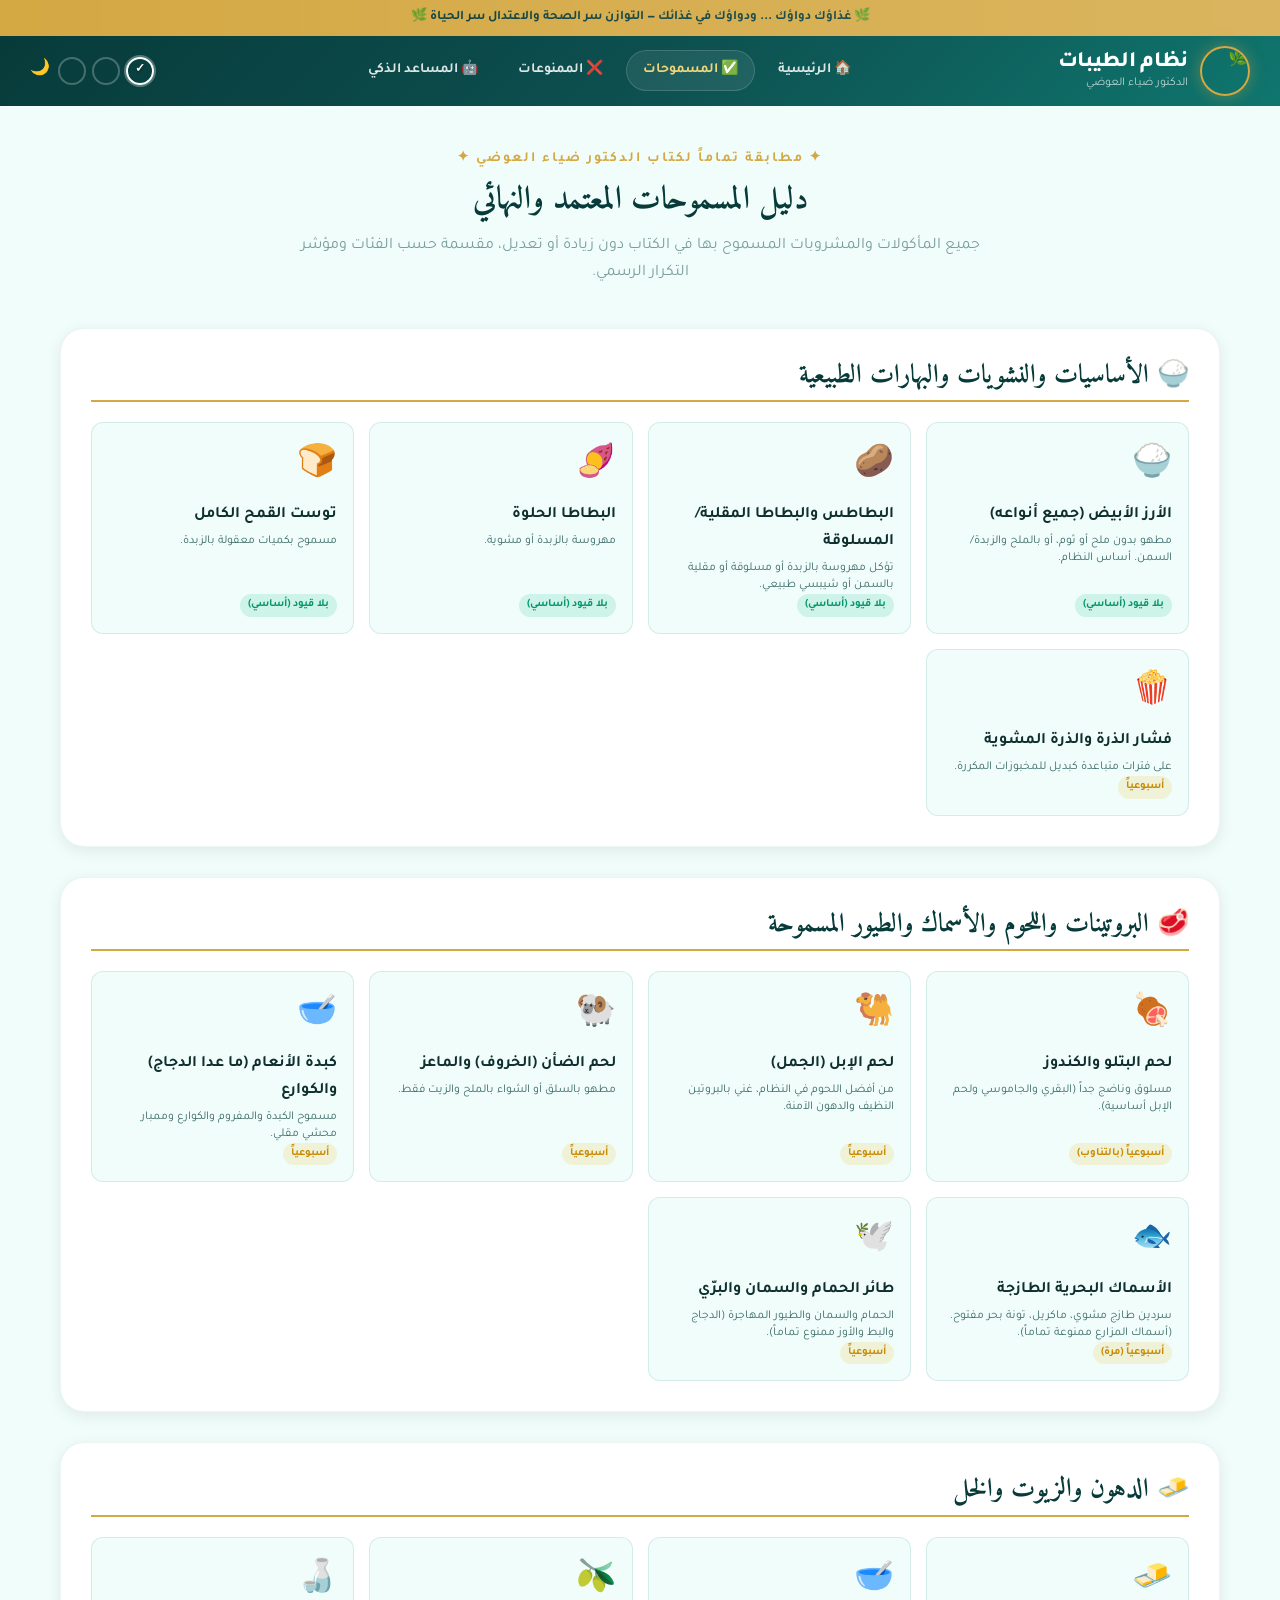
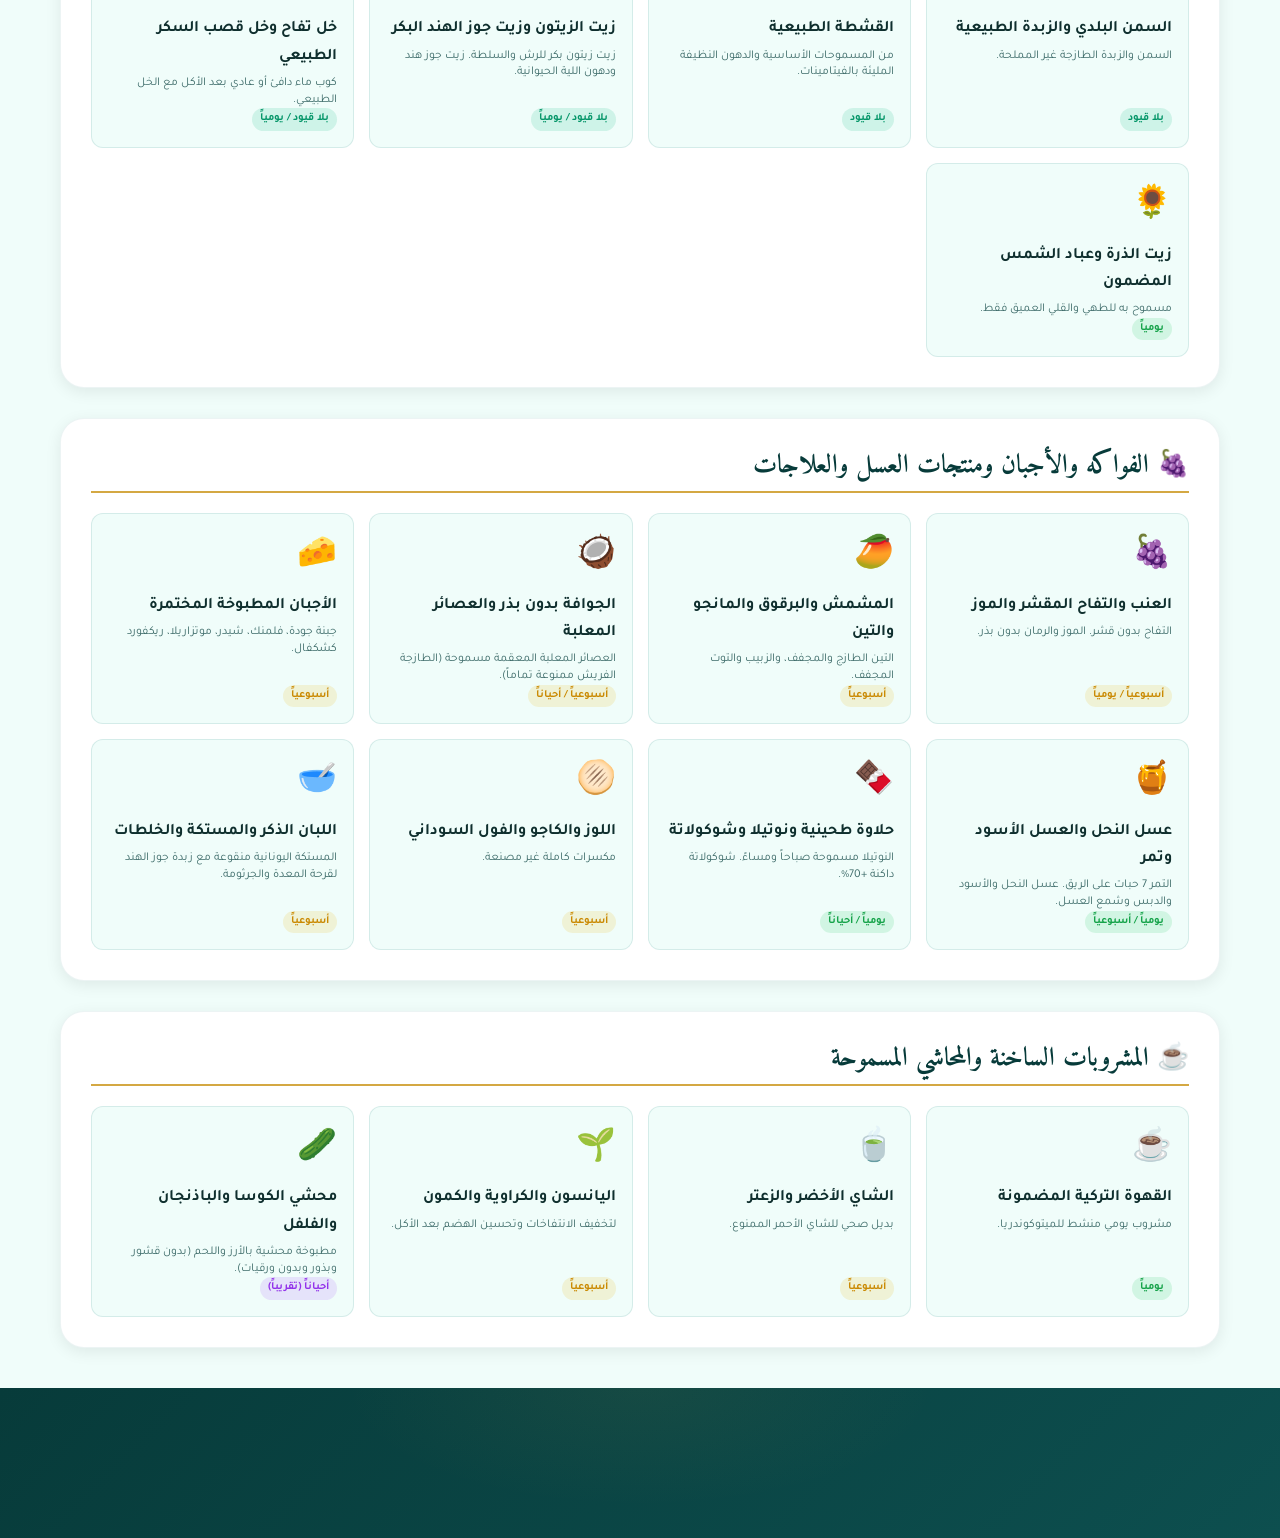
<file: allowed.html>
<!DOCTYPE html>
<html lang="ar" dir="rtl">
<head>
  <meta charset="UTF-8">
  <meta name="viewport" content="width=device-width, initial-scale=1.0">
  <title>المسموحات الرسمية والدقيقة - نظام الطيبات للدكتور ضياء العوضي</title>
  <link rel="preconnect" href="https://fonts.googleapis.com" crossorigin>
  <link rel="preconnect" href="https://fonts.gstatic.com" crossorigin>
  <link href="https://fonts.googleapis.com/css2?family=Tajawal:wght@400;500;700;800&family=Amiri:wght@400;700&display=swap" rel="stylesheet">
  <link rel="stylesheet" href="css/variables.css">
  <link rel="stylesheet" href="css/base.css">
  <link rel="stylesheet" href="css/header.css">
  <link rel="stylesheet" href="css/sections.css">
  <link rel="stylesheet" href="css/footer.css">
  <link rel="stylesheet" href="css/themes.css">
  <link rel="stylesheet" href="css/responsive.css">
  <style>
    .subpage-container { max-width: var(--max-width); margin: 40px auto; padding: 0 20px; }
    .category-section { background: var(--card-bg); border: 1px solid var(--card-border); border-radius: var(--radius-xl); padding: 30px; margin-bottom: 30px; box-shadow: var(--shadow-md); }
    .category-title { font-family: var(--font-serif); font-size: 26px; color: var(--text-heading); margin-bottom: 20px; border-bottom: 2px solid var(--accent); padding-bottom: 8px; display: flex; align-items: center; gap: 10px; }
    .item-grid { display: grid; grid-template-columns: repeat(auto-fill, minmax(250px, 1fr)); gap: 15px; }
    .item-card { background: var(--bg-body); border: 1px solid var(--border-color); border-radius: var(--radius-md); padding: 16px; transition: var(--transition-normal); display: flex; flex-direction: column; justify-content: space-between; }
    .item-card:hover { transform: translateY(-2px); border-color: var(--primary); box-shadow: var(--shadow-sm); }
    .item-icon { font-size: 32px; margin-bottom: 8px; }
    .item-name { font-weight: 700; color: var(--text-primary); margin-bottom: 4px; }
    .item-desc { font-size: 12px; color: var(--text-secondary); margin-bottom: 8px; line-height: 1.4; }
    .item-freq { font-size: 11px; padding: 2px 8px; border-radius: var(--radius-full); display: inline-block; font-weight: 600; width: fit-content; }
    .freq-unlimited { background: rgba(16, 185, 129, 0.15); color: #059669; }
    .freq-daily { background: rgba(34, 197, 94, 0.15); color: #16a34a; }
    .freq-weekly { background: rgba(234, 179, 8, 0.15); color: #ca8a04; }
    .freq-sometimes { background: rgba(168, 85, 247, 0.15); color: #9333ea; }
  </style>
</head>
<body>
<header class="site-header" id="siteHeader">
  <div class="header-top">🌿 غذاؤك دواؤك ... ودواؤك في غذائك — التوازن سر الصحة والاعتدال سر الحياة 🌿</div>
  <div class="header-main">
    <a href="index.html" class="logo-area">
      <div class="logo-emblem"><div class="logo-emblem-inner">🌿</div></div>
      <div class="logo-text-area">
        <div class="logo-title">نظام الطيبات</div>
        <div class="logo-subtitle">الدكتور ضياء العوضي</div>
      </div>
    </a>
    <nav class="main-nav" id="mainNav">
      <a href="index.html" class="nav-link">🏠 الرئيسية</a>
      <a href="allowed.html" class="nav-link active">✅ المسموحات</a>
      <a href="forbidden.html" class="nav-link">❌ الممنوعات</a>
      <a href="chat.html" class="nav-link">🤖 المساعد الذكي</a>
    </nav>
    <div class="theme-controls" id="themeControls">
      <div class="theme-color-btns">
        <button class="theme-color-btn active" data-theme-btn="emerald-teal"><span class="theme-color-dot" style="background: #0f766e;"></span></button>
        <button class="theme-color-btn" data-theme-btn="ocean-emerald"><span class="theme-color-dot" style="background: #0891b2;"></span></button>
        <button class="theme-color-btn" data-theme-btn="royal-emerald"><span class="theme-color-dot" style="background: #2563eb;"></span></button>
      </div>
      <button class="mode-toggle-btn" id="modeToggleDesktop">🌙</button>
    </div>
  </div>
</header>

<main class="subpage-container">
  <div class="section-header-center">
    <p class="section-label">✦ مطابقة تماماً لكتاب الدكتور ضياء العوضي ✦</p>
    <h2>دليل المسموحات المعتمد والنهائي</h2>
    <p class="section-desc">جميع المأكولات والمشروبات المسموح بها في الكتاب دون زيادة أو تعديل، مقسمة حسب الفئات ومؤشر التكرار الرسمي.</p>
  </div>

  <!-- 1. الأساسيات والنشويات والبهارات -->
  <section class="category-section">
    <h3 class="category-title">🍚 الأساسيات والنشويات والبهارات الطبيعية</h3>
    <div class="item-grid">
      <div class="item-card">
        <div>
          <div class="item-icon">🍚</div>
          <div class="item-name">الأرز الأبيض (جميع أنواعه)</div>
          <p class="item-desc">مطهو بدون ملح أو ثوم، أو بالملح والزبدة/السمن. أساس النظام.</p>
        </div>
        <span class="item-freq freq-unlimited">بلا قيود (أساسي)</span>
      </div>
      <div class="item-card">
        <div>
          <div class="item-icon">🥔</div>
          <div class="item-name">البطاطس والبطاطا المقلية/المسلوقة</div>
          <p class="item-desc">تؤكل مهروسة بالزبدة أو مسلوقة أو مقلية بالسمن أو شيبسي طبيعي.</p>
        </div>
        <span class="item-freq freq-unlimited">بلا قيود (أساسي)</span>
      </div>
      <div class="item-card">
        <div>
          <div class="item-icon">🍠</div>
          <div class="item-name">البطاطا الحلوة</div>
          <p class="item-desc">مهروسة بالزبدة أو مشوية.</p>
        </div>
        <span class="item-freq freq-unlimited">بلا قيود (أساسي)</span>
      </div>
      <div class="item-card">
        <div>
          <div class="item-icon">🍞</div>
          <div class="item-name">توست القمح الكامل</div>
          <p class="item-desc">مسموح بكميات معقولة بالزبدة.</p>
        </div>
        <span class="item-freq freq-unlimited">بلا قيود (أساسي)</span>
      </div>
      <div class="item-card">
        <div>
          <div class="item-icon">🍿</div>
          <div class="item-name">فشار الذرة والذرة المشوية</div>
          <p class="item-desc">على فترات متباعدة كبديل للمخبوزات المكررة.</p>
        </div>
        <span class="item-freq freq-weekly">أسبوعياً</span>
      </div>
    </div>
  </section>

  <!-- 2. اللحوم والبروتينات والطيور والأسماك -->
  <section class="category-section">
    <h3 class="category-title">🥩 البروتينات واللحوم والأسماك والطيور المسموحة</h3>
    <div class="item-grid">
      <div class="item-card">
        <div>
          <div class="item-icon">🍖</div>
          <div class="item-name">لحم البتلو والكندوز</div>
          <p class="item-desc">مسلوق وناضج جداً (البقري والجاموسي ولحم الإبل أساسية).</p>
        </div>
        <span class="item-freq freq-weekly">أسبوعياً (بالتناوب)</span>
      </div>
      <div class="item-card">
        <div>
          <div class="item-icon">🐫</div>
          <div class="item-name">لحم الإبل (الجمل)</div>
          <p class="item-desc">من أفضل اللحوم في النظام، غني بالبروتين النظيف والدهون الآمنة.</p>
        </div>
        <span class="item-freq freq-weekly">أسبوعياً</span>
      </div>
      <div class="item-card">
        <div>
          <div class="item-icon">🐏</div>
          <div class="item-name">لحم الضأن (الخروف) والماعز</div>
          <p class="item-desc">مطهو بالسلق أو الشواء بالملح والزيت فقط.</p>
        </div>
        <span class="item-freq freq-weekly">أسبوعياً</span>
      </div>
      <div class="item-card">
        <div>
          <div class="item-icon">🥣</div>
          <div class="item-name">كبدة الأنعام (ما عدا الدجاج) والكوارع</div>
          <p class="item-desc">مسموح الكبدة والمفروم والكوارع وممبار محشي مقلي.</p>
        </div>
        <span class="item-freq freq-weekly">أسبوعياً</span>
      </div>
      <div class="item-card">
        <div>
          <div class="item-icon">🐟</div>
          <div class="item-name">الأسماك البحرية الطازجة</div>
          <p class="item-desc">سردين طازج مشوي، ماكريل، تونة بحر مفتوح. (أسماك المزارع ممنوعة تماماً).</p>
        </div>
        <span class="item-freq freq-weekly">أسبوعياً (مرة)</span>
      </div>
      <div class="item-card">
        <div>
          <div class="item-icon">🕊️</div>
          <div class="item-name">طائر الحمام والسمان والبرّي</div>
          <p class="item-desc">الحمام والسمان والطيور المهاجرة (الدجاج والبط والأوز ممنوع تماماً).</p>
        </div>
        <span class="item-freq freq-weekly">أسبوعياً</span>
      </div>
    </div>
  </section>

  <!-- 3. الدهون والزيوت والخل -->
  <section class="category-section">
    <h3 class="category-title">🧈 الدهون والزيوت والخل</h3>
    <div class="item-grid">
      <div class="item-card">
        <div>
          <div class="item-icon">🧈</div>
          <div class="item-name">السمن البلدي والزبدة الطبيعية</div>
          <p class="item-desc">السمن والزبدة الطازجة غير المملحة.</p>
        </div>
        <span class="item-freq freq-unlimited">بلا قيود</span>
      </div>
      <div class="item-card">
        <div>
          <div class="item-icon">🥣</div>
          <div class="item-name">القشطة الطبيعية</div>
          <p class="item-desc">من المسموحات الأساسية والدهون النظيفة المليئة بالفيتامينات.</p>
        </div>
        <span class="item-freq freq-unlimited">بلا قيود</span>
      </div>
      <div class="item-card">
        <div>
          <div class="item-icon">🫒</div>
          <div class="item-name">زيت الزيتون وزيت جوز الهند البكر</div>
          <p class="item-desc">زيت زيتون بكر للرش والسلطة. زيت جوز هند ودهون اللية الحيوانية.</p>
        </div>
        <span class="item-freq freq-unlimited">بلا قيود / يومياً</span>
      </div>
      <div class="item-card">
        <div>
          <div class="item-icon">🍶</div>
          <div class="item-name">خل تفاح وخل قصب السكر الطبيعي</div>
          <p class="item-desc">كوب ماء دافئ أو عادي بعد الأكل مع الخل الطبيعي.</p>
        </div>
        <span class="item-freq freq-unlimited">بلا قيود / يومياً</span>
      </div>
      <div class="item-card">
        <div>
          <div class="item-icon">🌻</div>
          <div class="item-name">زيت الذرة وعباد الشمس المضمون</div>
          <p class="item-desc">مسموح به للطهي والقلي العميق فقط.</p>
        </div>
        <span class="item-freq freq-daily">يومياً</span>
      </div>
    </div>
  </section>

  <!-- 4. الفواكه والأجبان والعسل والحلويات -->
  <section class="category-section">
    <h3 class="category-title">🍇 الفواكه والأجبان ومنتجات العسل والعلاجات</h3>
    <div class="item-grid">
      <div class="item-card">
        <div>
          <div class="item-icon">🍇</div>
          <div class="item-name">العنب والتفاح المقشر والموز</div>
          <p class="item-desc">التفاح بدون قشر. الموز والرمان بدون بذر.</p>
        </div>
        <span class="item-freq freq-weekly">أسبوعياً / يومياً</span>
      </div>
      <div class="item-card">
        <div>
          <div class="item-icon">🥭</div>
          <div class="item-name">المشمش والبرقوق والمانجو والتين</div>
          <p class="item-desc">التين الطازج والمجفف، والزبيب والتوت المجفف.</p>
        </div>
        <span class="item-freq freq-weekly">أسبوعياً</span>
      </div>
      <div class="item-card">
        <div>
          <div class="item-icon">🥥</div>
          <div class="item-name">الجوافة بدون بذر والعصائر المعلبة</div>
          <p class="item-desc">العصائر المعلبة المعقمة مسموحة (الطازجة الفريش ممنوعة تماماً).</p>
        </div>
        <span class="item-freq freq-weekly">أسبوعياً / أحياناً</span>
      </div>
      <div class="item-card">
        <div>
          <div class="item-icon">🧀</div>
          <div class="item-name">الأجبان المطبوخة المختمرة</div>
          <p class="item-desc">جبنة جودة، فلمنك، شيدر، موتزاريلا، ريكفورد كشكفال.</p>
        </div>
        <span class="item-freq freq-weekly">أسبوعياً</span>
      </div>
      <div class="item-card">
        <div>
          <div class="item-icon">🍯</div>
          <div class="item-name">عسل النحل والعسل الأسود وتمر</div>
          <p class="item-desc">التمر 7 حبات على الريق. عسل النحل والأسود والدبس وشمع العسل.</p>
        </div>
        <span class="item-freq freq-daily">يومياً / أسبوعياً</span>
      </div>
      <div class="item-card">
        <div>
          <div class="item-icon">🍫</div>
          <div class="item-name">حلاوة طحينية ونوتيلا وشوكولاتة</div>
          <p class="item-desc">النوتيلا مسموحة صباحاً ومساءً. شوكولاتة داكنة +70%.</p>
        </div>
        <span class="item-freq freq-daily">يومياً / أحياناً</span>
      </div>
      <div class="item-card">
        <div>
          <div class="item-icon">🫓</div>
          <div class="item-name">اللوز والكاجو والفول السوداني</div>
          <p class="item-desc">مكسرات كاملة غير مصنعة.</p>
        </div>
        <span class="item-freq freq-weekly">أسبوعياً</span>
      </div>
      <div class="item-card">
        <div>
          <div class="item-icon">🥣</div>
          <div class="item-name">اللبان الذكر والمستكة والخلطات</div>
          <p class="item-desc">المستكة اليونانية منقوعة مع زبدة جوز الهند لقرحة المعدة والجرثومة.</p>
        </div>
        <span class="item-freq freq-weekly">أسبوعياً</span>
      </div>
    </div>
  </section>

  <!-- 5. المشروبات والأعشاب والمطبوخات -->
  <section class="category-section">
    <h3 class="category-title">☕ المشروبات الساخنة والمحاشي المسموحة</h3>
    <div class="item-grid">
      <div class="item-card">
        <div>
          <div class="item-icon">☕</div>
          <div class="item-name">القهوة التركية المضمونة</div>
          <p class="item-desc">مشروب يومي منشط للميتوكوندريا.</p>
        </div>
        <span class="item-freq freq-daily">يومياً</span>
      </div>
      <div class="item-card">
        <div>
          <div class="item-icon">🍵</div>
          <div class="item-name">الشاي الأخضر والزعتر</div>
          <p class="item-desc">بديل صحي للشاي الأحمر الممنوع.</p>
        </div>
        <span class="item-freq freq-weekly">أسبوعياً</span>
      </div>
      <div class="item-card">
        <div>
          <div class="item-icon">🌱</div>
          <div class="item-name">اليانسون والكراوية والكمون</div>
          <p class="item-desc">لتخفيف الانتفاخات وتحسين الهضم بعد الأكل.</p>
        </div>
        <span class="item-freq freq-weekly">أسبوعياً</span>
      </div>
      <div class="item-card">
        <div>
          <div class="item-icon">🥒</div>
          <div class="item-name">محشي الكوسا والباذنجان والفلفل</div>
          <p class="item-desc">مطبوخة محشية بالأرز واللحم (بدون قشور وبذور وبدون ورقيات).</p>
        </div>
        <span class="item-freq freq-sometimes">أحياناً (تقريباً)</span>
      </div>
    </div>
  </section>
</main>

<footer class="site-footer"></footer>
<script src="js/themes.js"></script>
<script src="js/app.js"></script>
</body>
</html>
</file>
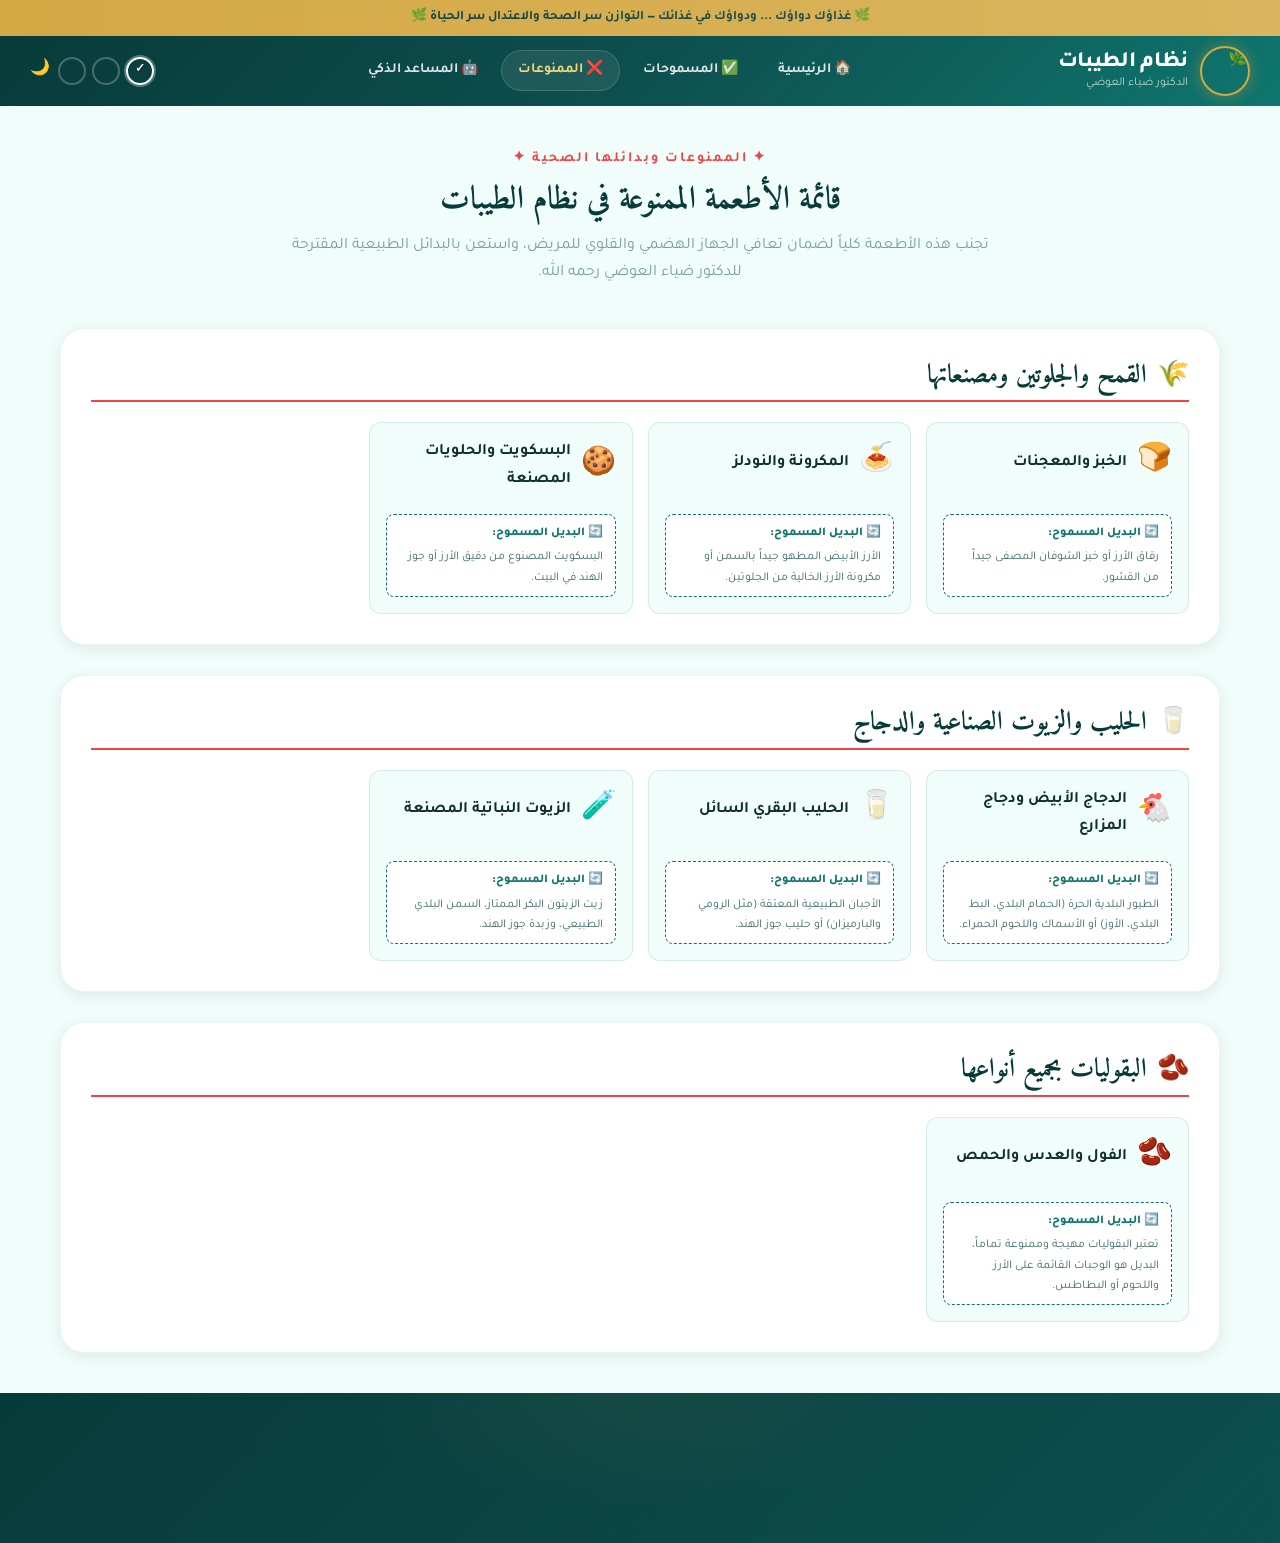
<file: forbidden.html>
<!DOCTYPE html>
<html lang="ar" dir="rtl">
<head>
  <meta charset="UTF-8">
  <meta name="viewport" content="width=device-width, initial-scale=1.0">
  <title>الممنوعات وبدائلها في نظام الطيبات | الدليل الكامل</title>
  
  <!-- ===== Fonts ===== -->
  <link rel="preconnect" href="https://fonts.googleapis.com" crossorigin>
  <link rel="preconnect" href="https://fonts.gstatic.com" crossorigin>
  <link href="https://fonts.googleapis.com/css2?family=Tajawal:wght@400;500;700;800&family=Amiri:wght@400;700&display=swap" rel="stylesheet">

  <!-- ===== CSS ===== -->
  <link rel="stylesheet" href="css/variables.css">
  <link rel="stylesheet" href="css/base.css">
  <link rel="stylesheet" href="css/header.css">
  <link rel="stylesheet" href="css/sections.css">
  <link rel="stylesheet" href="css/footer.css">
  <link rel="stylesheet" href="css/themes.css">
  <link rel="stylesheet" href="css/responsive.css">

  <style>
    .subpage-container {
      max-width: var(--max-width);
      margin: 40px auto;
      padding: 0 20px;
    }
    
    .category-section {
      background: var(--card-bg);
      border: 1px solid var(--card-border);
      border-radius: var(--radius-xl);
      padding: 30px;
      margin-bottom: 30px;
      box-shadow: var(--shadow-md);
    }

    .category-title {
      font-family: var(--font-serif);
      font-size: 26px;
      color: var(--text-heading);
      margin-bottom: 20px;
      border-bottom: 2px solid #ef4444;
      padding-bottom: 8px;
      display: flex;
      align-items: center;
      gap: 10px;
    }

    .item-grid {
      display: grid;
      grid-template-columns: repeat(auto-fill, minmax(220px, 1fr));
      gap: 15px;
    }

    .item-card {
      background: var(--bg-body);
      border: 1px solid var(--border-color);
      border-radius: var(--radius-md);
      padding: 16px;
      transition: var(--transition-normal);
      display: flex;
      flex-direction: column;
      justify-content: space-between;
    }

    .item-card:hover {
      transform: translateY(-2px);
      box-shadow: var(--shadow-sm);
      border-color: #ef4444;
    }

    .item-header {
      display: flex;
      align-items: center;
      gap: 10px;
      margin-bottom: 8px;
    }

    .item-icon {
      font-size: 28px;
    }

    .item-name {
      font-weight: 700;
      color: var(--text-primary);
    }

    .alternative-box {
      margin-top: 12px;
      background: var(--bg-surface);
      border: 1.5px dashed var(--primary);
      padding: 8px 12px;
      border-radius: var(--radius-sm);
      font-size: 12px;
    }

    .alternative-title {
      font-weight: 800;
      color: var(--primary);
      margin-bottom: 4px;
    }

    .alternative-text {
      color: var(--text-secondary);
    }
  </style>
</head>
<body>

<!-- ♿ Skip Link -->
<a href="#forbiddenContent" class="skip-link">تخطّي للمحتوى الرئيسي</a>

<!-- ═══════════════════════════════════════════
     HEADER
     ═══════════════════════════════════════════ -->
<header class="site-header" id="siteHeader">
  <div class="header-top">
    🌿 غذاؤك دواؤك ... ودواؤك في غذائك — التوازن سر الصحة والاعتدال سر الحياة 🌿
  </div>
  <div class="header-main">
    <a href="/" class="logo-area">
      <div class="logo-emblem">
        <div class="logo-emblem-inner">🌿</div>
      </div>
      <div class="logo-text-area">
        <div class="logo-title">نظام الطيبات</div>
        <div class="logo-subtitle">الدكتور ضياء العوضي</div>
      </div>
    </a>

    <nav class="main-nav" id="mainNav">
      <a href="index.html" class="nav-link">🏠 الرئيسية</a>
      <a href="allowed.html" class="nav-link">✅ المسموحات</a>
      <a href="forbidden.html" class="nav-link active">❌ الممنوعات</a>
      <a href="chat.html" class="nav-link">🤖 المساعد الذكي</a>
    </nav>

    <!-- Desktop Theme Controls -->
    <div class="theme-controls" id="themeControls">
      <div class="theme-color-btns">
        <button class="theme-color-btn active" data-theme-btn="emerald-teal" title="إميرالد تيل" aria-label="ثيم إميرالد تيل">
          <span class="theme-color-dot" style="background: #0f766e;"></span>
        </button>
        <button class="theme-color-btn" data-theme-btn="ocean-emerald" title="أوشن إميرالد" aria-label="ثيم أوشن إميرالد">
          <span class="theme-color-dot" style="background: #0891b2;"></span>
        </button>
        <button class="theme-color-btn" data-theme-btn="royal-emerald" title="رويال إميرالد" aria-label="ثيم رويال إميرالد">
          <span class="theme-color-dot" style="background: #2563eb;"></span>
        </button>
      </div>
      <button class="mode-toggle-btn" id="modeToggleDesktop" title="تبديل الوضع" aria-label="تبديل وضع الإضاءة">
        🌙
      </button>
    </div>

    <button class="mobile-menu-btn" id="mobileMenuBtn" aria-label="القائمة">☰</button>
  </div>
</header>

<!-- ═══════════════════════════════════════════
     FORBIDDEN CONTENT
     ═══════════════════════════════════════════ -->
<main class="subpage-container" id="forbiddenContent">
  <div class="section-header-center">
    <p class="section-label" style="color: #ef4444;">✦ الممنوعات وبدائلها الصحية ✦</p>
    <h2>قائمة الأطعمة الممنوعة في نظام الطيبات</h2>
    <p class="section-desc">تجنب هذه الأطعمة كلياً لضمان تعافي الجهاز الهضمي والقلوي للمريض، واستعن بالبدائل الطبيعية المقترحة للدكتور ضياء العوضي رحمه الله.</p>
  </div>

  <!-- 1. الجلوتين والقمح -->
  <section class="category-section">
    <h3 class="category-title" style="border-bottom-color: #ef4444;"><span>🌾</span> القمح والجلوتين ومصنعاتها</h3>
    <div class="item-grid">
      <div class="item-card">
        <div class="item-header">
          <span class="item-icon">🍞</span>
          <span class="item-name">الخبز والمعجنات</span>
        </div>
        <div class="alternative-box">
          <div class="alternative-title">🔄 البديل المسموح:</div>
          <div class="alternative-text">رقاق الأرز أو خبز الشوفان المصفى جيداً من القشور.</div>
        </div>
      </div>
      <div class="item-card">
        <div class="item-header">
          <span class="item-icon">🍝</span>
          <span class="item-name">المكرونة والنودلز</span>
        </div>
        <div class="alternative-box">
          <div class="alternative-title">🔄 البديل المسموح:</div>
          <div class="alternative-text">الأرز الأبيض المطهو جيداً بالسمن أو مكرونة الأرز الخالية من الجلوتين.</div>
        </div>
      </div>
      <div class="item-card">
        <div class="item-header">
          <span class="item-icon">🍪</span>
          <span class="item-name">البسكويت والحلويات المصنعة</span>
        </div>
        <div class="alternative-box">
          <div class="alternative-title">🔄 البديل المسموح:</div>
          <div class="alternative-text">البسكويت المصنوع من دقيق الأرز أو جوز الهند في البيت.</div>
        </div>
      </div>
    </div>
  </section>

  <!-- 2. الألبان السائلة والزيوت المهدرجة والدواجن المصنعة -->
  <section class="category-section">
    <h3 class="category-title" style="border-bottom-color: #ef4444;"><span>🥛</span> الحليب والزيوت الصناعية والدجاج</h3>
    <div class="item-grid">
      <div class="item-card">
        <div class="item-header">
          <span class="item-icon">🐔</span>
          <span class="item-name">الدجاج الأبيض ودجاج المزارع</span>
        </div>
        <div class="alternative-box">
          <div class="alternative-title">🔄 البديل المسموح:</div>
          <div class="alternative-text">الطيور البلدية الحرة (الحمام البلدي، البط البلدي، الأوز) أو الأسماك واللحوم الحمراء.</div>
        </div>
      </div>
      <div class="item-card">
        <div class="item-header">
          <span class="item-icon">🥛</span>
          <span class="item-name">الحليب البقري السائل</span>
        </div>
        <div class="alternative-box">
          <div class="alternative-title">🔄 البديل المسموح:</div>
          <div class="alternative-text">الأجبان الطبيعية المعتقة (مثل الرومي والبارميزان) أو حليب جوز الهند.</div>
        </div>
      </div>
      <div class="item-card">
        <div class="item-header">
          <span class="item-icon">🧪</span>
          <span class="item-name">الزيوت النباتية المصنعة</span>
        </div>
        <div class="alternative-box">
          <div class="alternative-title">🔄 البديل المسموح:</div>
          <div class="alternative-text">زيت الزيتون البكر الممتاز، السمن البلدي الطبيعي، وزبدة جوز الهند.</div>
        </div>
      </div>
    </div>
  </section>

  <!-- 3. البقوليات -->
  <section class="category-section">
    <h3 class="category-title" style="border-bottom-color: #ef4444;"><span>🫘</span> البقوليات بجميع أنواعها</h3>
    <div class="item-grid">
      <div class="item-card">
        <div class="item-header">
          <span class="item-icon">🫘</span>
          <span class="item-name">الفول والعدس والحمص</span>
        </div>
        <div class="alternative-box">
          <div class="alternative-title">🔄 البديل المسموح:</div>
          <div class="alternative-text">تعتبر البقوليات مهيجة وممنوعة تماماً، البديل هو الوجبات القائمة على الأرز واللحوم أو البطاطس.</div>
        </div>
      </div>
    </div>
  </section>

</main>

<!-- ═══════════════════════════════════════════
     FOOTER
     ═══════════════════════════════════════════ -->
<footer class="site-footer"></footer>

<script src="js/themes.js"></script>
<script src="js/app.js"></script>
</body>
</html>
</file>
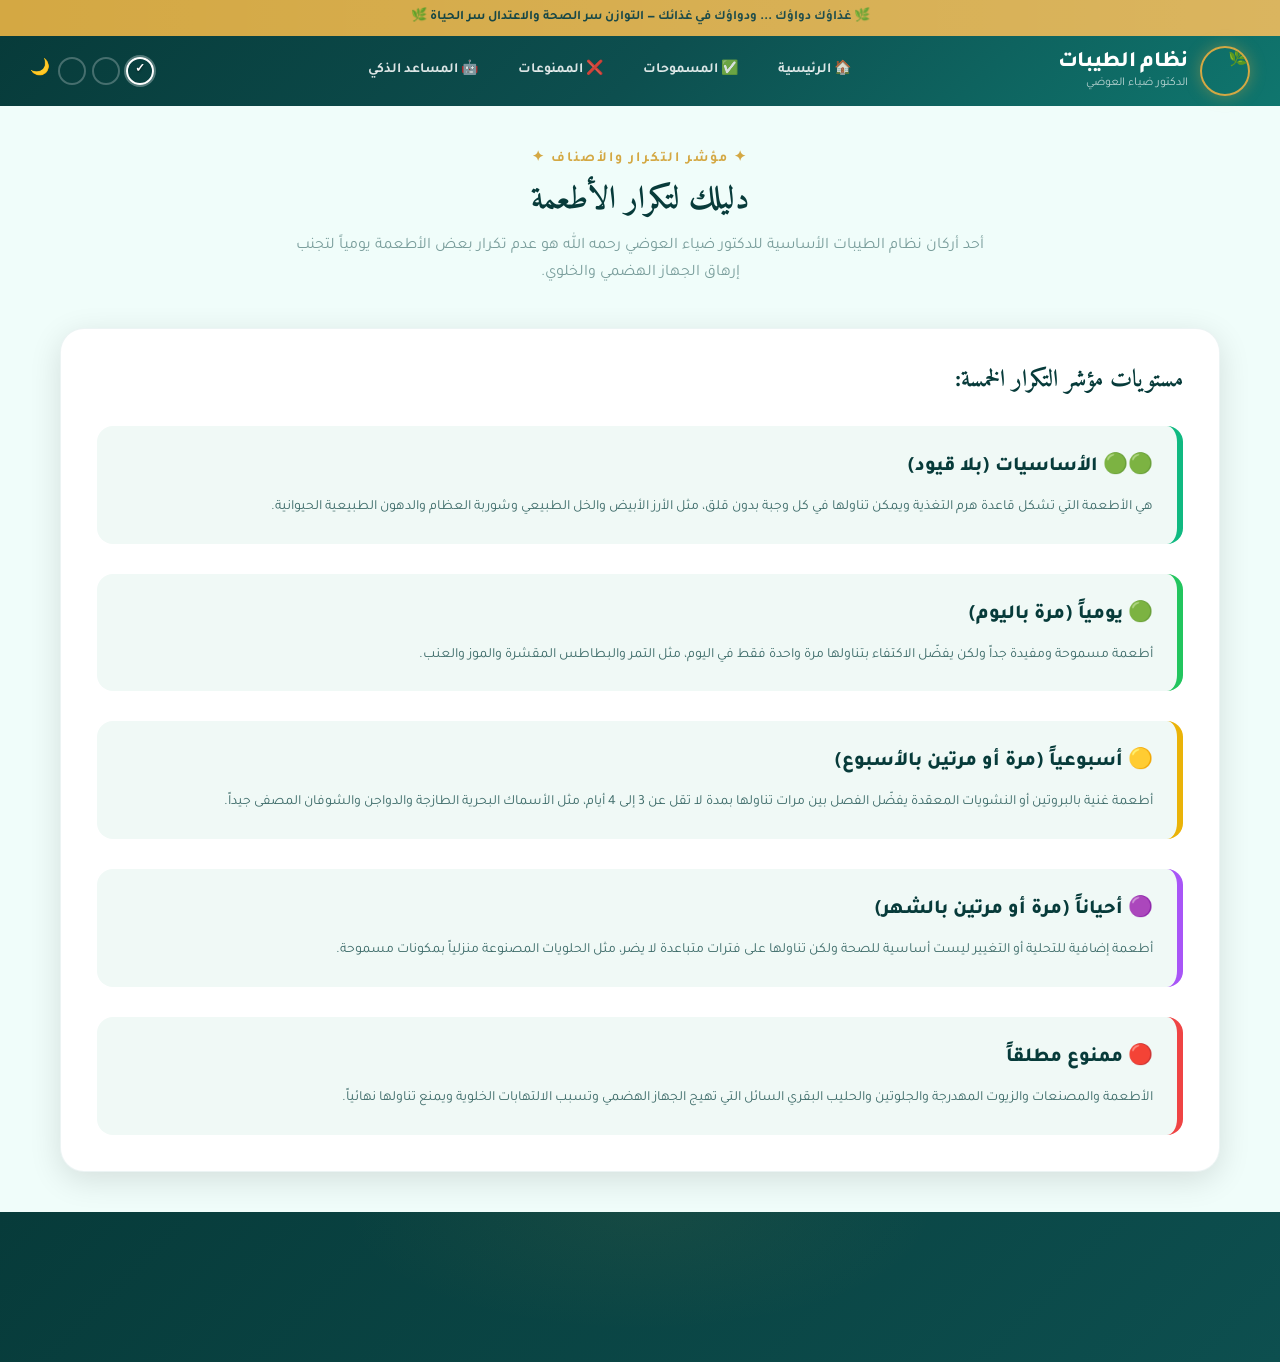
<file: frequency-guide.html>
<!DOCTYPE html>
<html lang="ar" dir="rtl">
<head>
  <meta charset="UTF-8">
  <meta name="viewport" content="width=device-width, initial-scale=1.0">
  <title>مؤشر التكرار - نظام الطيبات للدكتور ضياء العوضي</title>
  
  <!-- ===== Fonts ===== -->
  <link rel="preconnect" href="https://fonts.googleapis.com" crossorigin>
  <link rel="preconnect" href="https://fonts.gstatic.com" crossorigin>
  <link href="https://fonts.googleapis.com/css2?family=Tajawal:wght@400;500;700;800&family=Amiri:wght@400;700&display=swap" rel="stylesheet">

  <!-- ===== CSS ===== -->
  <link rel="stylesheet" href="css/variables.css">
  <link rel="stylesheet" href="css/base.css">
  <link rel="stylesheet" href="css/header.css">
  <link rel="stylesheet" href="css/sections.css">
  <link rel="stylesheet" href="css/footer.css">
  <link rel="stylesheet" href="css/themes.css">
  <link rel="stylesheet" href="css/responsive.css">

  <style>
    .subpage-container {
      max-width: var(--max-width);
      margin: 40px auto;
      padding: 0 20px;
    }
    
    .freq-guide-card {
      background: var(--card-bg);
      border: 1px solid var(--card-border);
      border-radius: var(--radius-xl);
      padding: 36px;
      margin-bottom: 30px;
      box-shadow: var(--shadow-lg);
    }

    .freq-level-box {
      margin-top: 30px;
      padding: 24px;
      border-radius: var(--radius-lg);
      border-right: 6px solid var(--primary);
      background: var(--bg-surface-alt);
    }

    .freq-level-unlimited { border-right-color: #10b981; }
    .freq-level-daily { border-right-color: #22c55e; }
    .freq-level-weekly { border-right-color: #eab308; }
    .freq-level-sometimes { border-right-color: #a855f7; }
    .freq-level-never { border-right-color: #ef4444; }

    .freq-level-title {
      font-size: 20px;
      font-weight: 800;
      color: var(--text-heading);
      margin-bottom: 12px;
      display: flex;
      align-items: center;
      gap: 10px;
    }

    .freq-level-desc {
      color: var(--text-secondary);
      font-size: 14px;
      line-height: 1.7;
    }
  </style>
</head>
<body>

<!-- ♿ Skip Link -->
<a href="#freqGuideContent" class="skip-link">تخطّي للمحتوى الرئيسي</a>

<!-- ═══════════════════════════════════════════
     HEADER
     ═══════════════════════════════════════════ -->
<header class="site-header" id="siteHeader">
  <div class="header-top">
    🌿 غذاؤك دواؤك ... ودواؤك في غذائك — التوازن سر الصحة والاعتدال سر الحياة 🌿
  </div>
  <div class="header-main">
    <a href="/" class="logo-area">
      <div class="logo-emblem">
        <div class="logo-emblem-inner">🌿</div>
      </div>
      <div class="logo-text-area">
        <div class="logo-title">نظام الطيبات</div>
        <div class="logo-subtitle">الدكتور ضياء العوضي</div>
      </div>
    </a>

    <nav class="main-nav" id="mainNav">
      <a href="index.html" class="nav-link">🏠 الرئيسية</a>
      <a href="allowed.html" class="nav-link">✅ المسموحات</a>
      <a href="forbidden.html" class="nav-link">❌ الممنوعات</a>
      <a href="chat.html" class="nav-link">🤖 المساعد الذكي</a>
    </nav>

    <!-- Desktop Theme Controls -->
    <div class="theme-controls" id="themeControls">
      <div class="theme-color-btns">
        <button class="theme-color-btn active" data-theme-btn="emerald-teal" title="إميرالد تيل" aria-label="ثيم إميرالد تيل">
          <span class="theme-color-dot" style="background: #0f766e;"></span>
        </button>
        <button class="theme-color-btn" data-theme-btn="ocean-emerald" title="أوشن إميرالد" aria-label="ثيم أوشن إميرالد">
          <span class="theme-color-dot" style="background: #0891b2;"></span>
        </button>
        <button class="theme-color-btn" data-theme-btn="royal-emerald" title="رويال إميرالد" aria-label="ثيم رويال إميرالد">
          <span class="theme-color-dot" style="background: #2563eb;"></span>
        </button>
      </div>
      <button class="mode-toggle-btn" id="modeToggleDesktop" title="تبديل الوضع" aria-label="تبديل وضع الإضاءة">
        🌙
      </button>
    </div>

    <button class="mobile-menu-btn" id="mobileMenuBtn" aria-label="القائمة">☰</button>
  </div>
</header>

<!-- ═══════════════════════════════════════════
     FREQUENCY GUIDE CONTENT
     ═══════════════════════════════════════════ -->
<main class="subpage-container" id="freqGuideContent">
  <div class="section-header-center">
    <p class="section-label">✦ مؤشر التكرار والأصناف ✦</p>
    <h2>دليلك لتكرار الأطعمة</h2>
    <p class="section-desc">أحد أركان نظام الطيبات الأساسية للدكتور ضياء العوضي رحمه الله هو عدم تكرار بعض الأطعمة يومياً لتجنب إرهاق الجهاز الهضمي والخلوي.</p>
  </div>

  <div class="freq-guide-card">
    <h3 style="font-family: var(--font-serif); font-size: 24px; color: var(--text-heading); margin-bottom: 16px;">مستويات مؤشر التكرار الخمسة:</h3>
    
    <div class="freq-level-box freq-level-unlimited">
      <div class="freq-level-title">🟢🟢 الأساسيات (بلا قيود)</div>
      <div class="freq-level-desc">هي الأطعمة التي تشكل قاعدة هرم التغذية ويمكن تناولها في كل وجبة بدون قلق، مثل الأرز الأبيض والخل الطبيعي وشوربة العظام والدهون الطبيعية الحيوانية.</div>
    </div>

    <div class="freq-level-box freq-level-daily">
      <div class="freq-level-title">🟢 يومياً (مرة باليوم)</div>
      <div class="freq-level-desc">أطعمة مسموحة ومفيدة جداً ولكن يفضّل الاكتفاء بتناولها مرة واحدة فقط في اليوم، مثل التمر والبطاطس المقشرة والموز والعنب.</div>
    </div>

    <div class="freq-level-box freq-level-weekly">
      <div class="freq-level-title">🟡 أسبوعياً (مرة أو مرتين بالأسبوع)</div>
      <div class="freq-level-desc">أطعمة غنية بالبروتين أو النشويات المعقدة يفضّل الفصل بين مرات تناولها بمدة لا تقل عن 3 إلى 4 أيام، مثل الأسماك البحرية الطازجة والدواجن والشوفان المصفى جيداً.</div>
    </div>

    <div class="freq-level-box freq-level-sometimes">
      <div class="freq-level-title">🟣 أحياناً (مرة أو مرتين بالشهر)</div>
      <div class="freq-level-desc">أطعمة إضافية للتحلية أو التغيير ليست أساسية للصحة ولكن تناولها على فترات متباعدة لا يضر، مثل الحلويات المصنوعة منزلياً بمكونات مسموحة.</div>
    </div>

    <div class="freq-level-box freq-level-never">
      <div class="freq-level-title">🔴 ممنوع مطلقاً</div>
      <div class="freq-level-desc">الأطعمة والمصنعات والزيوت المهدرجة والجلوتين والحليب البقري السائل التي تهيج الجهاز الهضمي وتسبب الالتهابات الخلوية ويمنع تناولها نهائياً.</div>
    </div>
  </div>
</main>

<!-- ═══════════════════════════════════════════
     FOOTER
     ═══════════════════════════════════════════ -->
<footer class="site-footer"></footer>

<script src="js/themes.js"></script>
<script src="js/app.js"></script>
</body>
</html>
</file>
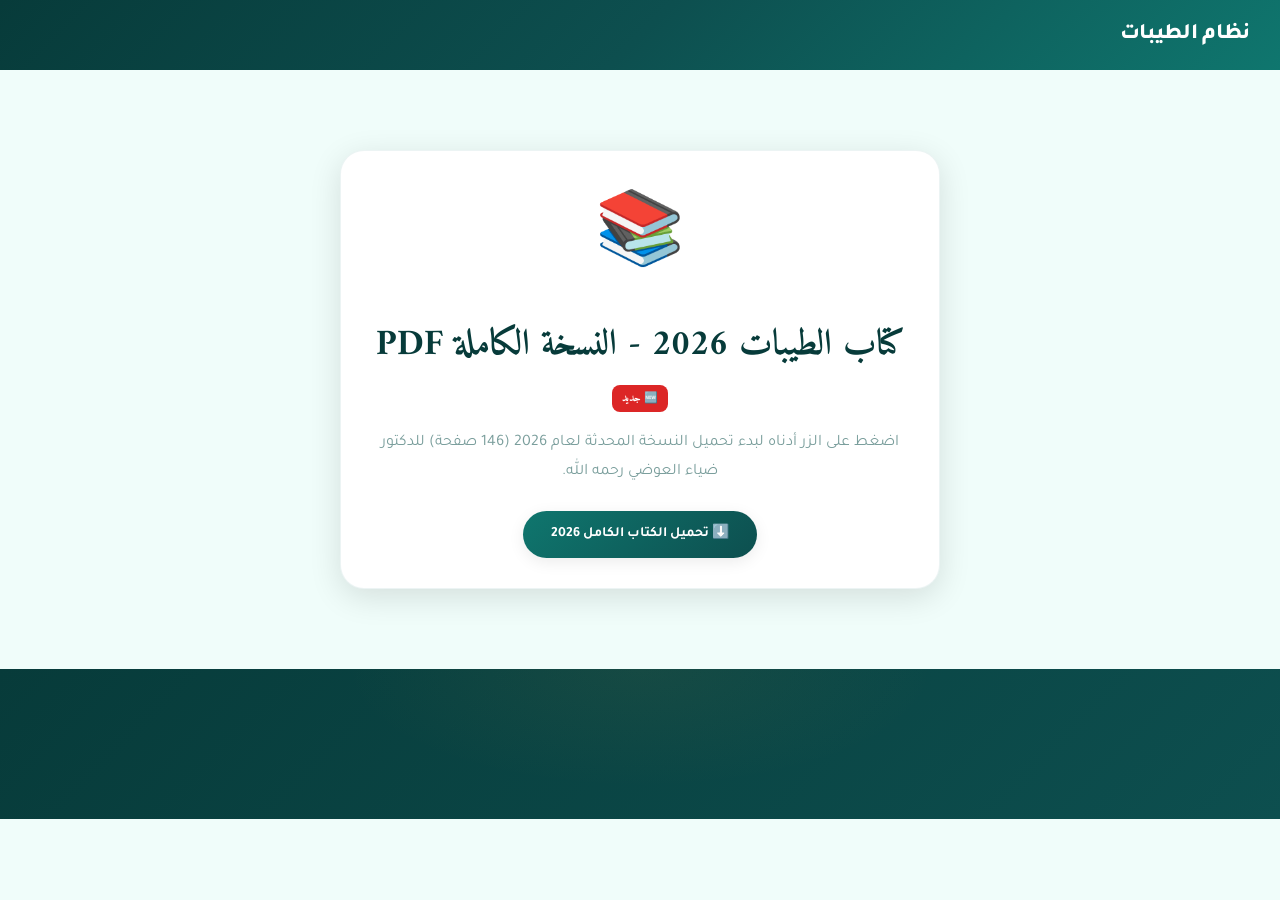
<file: pdf-download-v2.html>
<!DOCTYPE html>
<html lang="ar" dir="rtl">
<head>
  <meta charset="UTF-8">
  <meta name="viewport" content="width=device-width, initial-scale=1.0">
  <title>تحميل كتاب الطيبات 2026 النسخة الكاملة PDF</title>
  <link rel="preconnect" href="https://fonts.googleapis.com" crossorigin>
  <link rel="preconnect" href="https://fonts.gstatic.com" crossorigin>
  <link href="https://fonts.googleapis.com/css2?family=Tajawal:wght@400;500;700;800&family=Amiri:wght@400;700&display=swap" rel="stylesheet">
  <link rel="stylesheet" href="css/variables.css">
  <link rel="stylesheet" href="css/base.css">
  <link rel="stylesheet" href="css/header.css">
  <link rel="stylesheet" href="css/themes.css">
  <link rel="stylesheet" href="css/footer.css">
  <style>
    .download-container {
      max-width: 600px;
      margin: 80px auto;
      padding: 30px;
      background: var(--card-bg);
      border: 1px solid var(--card-border);
      border-radius: var(--radius-xl);
      box-shadow: var(--shadow-lg);
      text-align: center;
    }
    .book-icon {
      font-size: 72px;
      margin-bottom: 20px;
    }
    .badge {
      background: #dc2626;
      color: white;
      padding: 4px 10px;
      border-radius: 8px;
      font-size: 11px;
      font-weight: 800;
    }
  </style>
</head>
<body>
<header class="site-header">
  <div class="header-main">
    <a href="/" class="logo-area">
      <div class="logo-title">نظام الطيبات</div>
    </a>
  </div>
</header>
<main class="download-container">
  <div class="book-icon">📚</div>
  <h2 style="font-family: var(--font-serif); margin-bottom: 12px;">كتاب الطيبات 2026 - النسخة الكاملة PDF <span class="badge">🆕 جديد</span></h2>
  <p style="color: var(--text-muted); margin-bottom: 24px;">اضغط على الزر أدناه لبدء تحميل النسخة المحدثة لعام 2026 (146 صفحة) للدكتور ضياء العوضي رحمه الله.</p>
  <a href="#" class="btn btn-primary" onclick="alert('سيبدأ التحميل قريباً عند توفير ملف الـ PDF الفعلي.'); return false;">⬇️ تحميل الكتاب الكامل 2026</a>
</main>
<footer class="site-footer"></footer>
<script src="js/themes.js"></script>
<script src="js/app.js"></script>
</body>
</html>
</file>
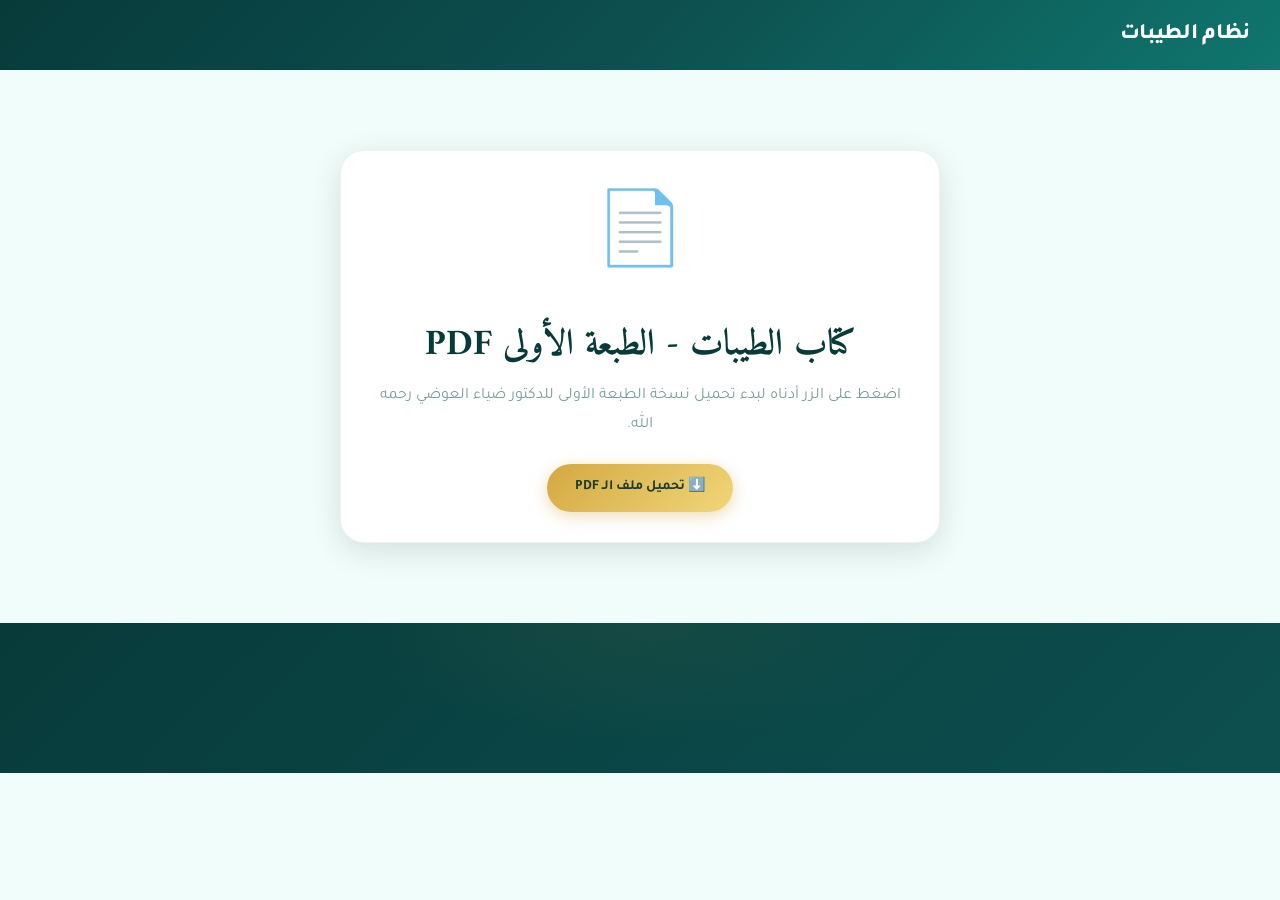
<file: pdf-download.html>
<!DOCTYPE html>
<html lang="ar" dir="rtl">
<head>
  <meta charset="UTF-8">
  <meta name="viewport" content="width=device-width, initial-scale=1.0">
  <title>تحميل كتاب الطيبات الطبعة الأولى PDF</title>
  <link rel="preconnect" href="https://fonts.googleapis.com" crossorigin>
  <link rel="preconnect" href="https://fonts.gstatic.com" crossorigin>
  <link href="https://fonts.googleapis.com/css2?family=Tajawal:wght@400;500;700;800&family=Amiri:wght@400;700&display=swap" rel="stylesheet">
  <link rel="stylesheet" href="css/variables.css">
  <link rel="stylesheet" href="css/base.css">
  <link rel="stylesheet" href="css/header.css">
  <link rel="stylesheet" href="css/themes.css">
  <link rel="stylesheet" href="css/footer.css">
  <style>
    .download-container {
      max-width: 600px;
      margin: 80px auto;
      padding: 30px;
      background: var(--card-bg);
      border: 1px solid var(--card-border);
      border-radius: var(--radius-xl);
      box-shadow: var(--shadow-lg);
      text-align: center;
    }
    .book-icon {
      font-size: 72px;
      margin-bottom: 20px;
    }
  </style>
</head>
<body>
<header class="site-header">
  <div class="header-main">
    <a href="/" class="logo-area">
      <div class="logo-title">نظام الطيبات</div>
    </a>
  </div>
</header>
<main class="download-container">
  <div class="book-icon">📄</div>
  <h2 style="font-family: var(--font-serif); margin-bottom: 12px;">كتاب الطيبات - الطبعة الأولى PDF</h2>
  <p style="color: var(--text-muted); margin-bottom: 24px;">اضغط على الزر أدناه لبدء تحميل نسخة الطبعة الأولى للدكتور ضياء العوضي رحمه الله.</p>
  <a href="#" class="btn btn-gold" onclick="alert('سيبدأ التحميل قريباً عند توفير ملف الـ PDF الفعلي.'); return false;">⬇️ تحميل ملف الـ PDF</a>
</main>
<footer class="site-footer"></footer>
<script src="js/themes.js"></script>
<script src="js/app.js"></script>
</body>
</html>
</file>
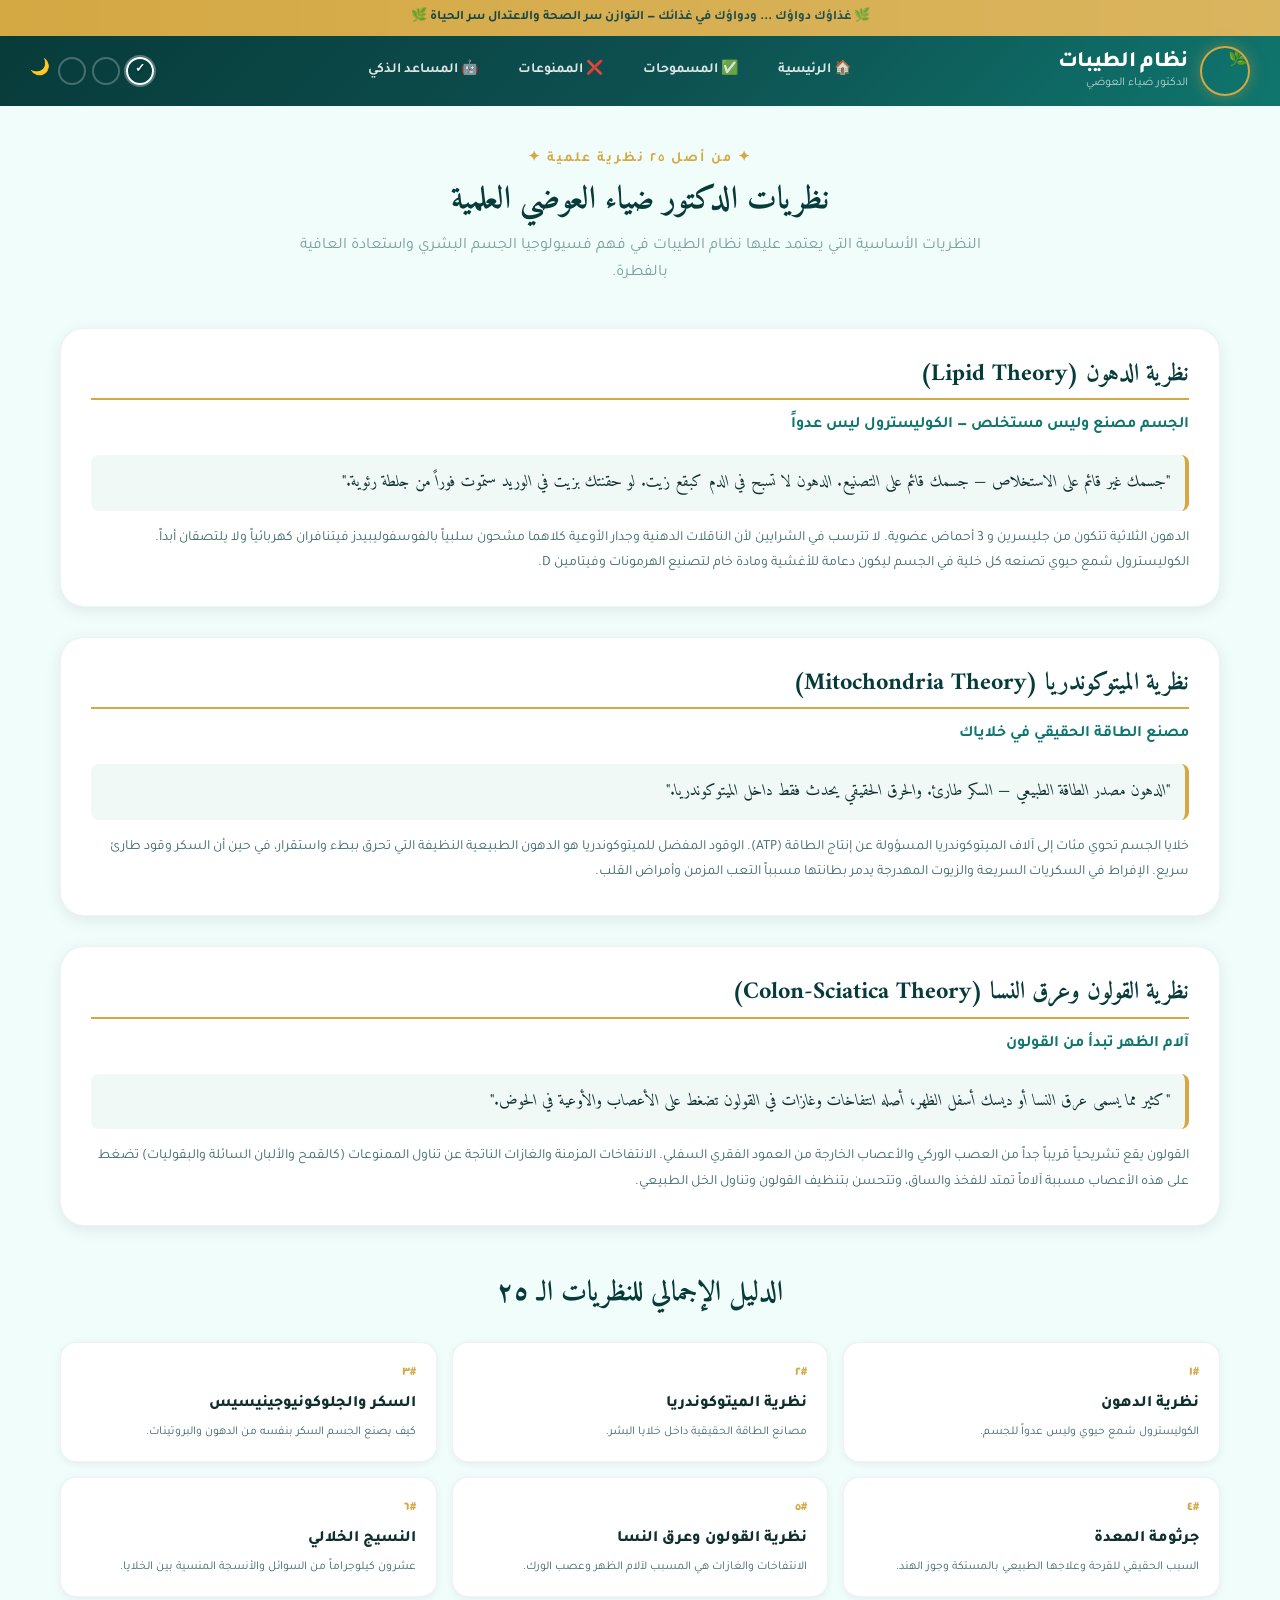
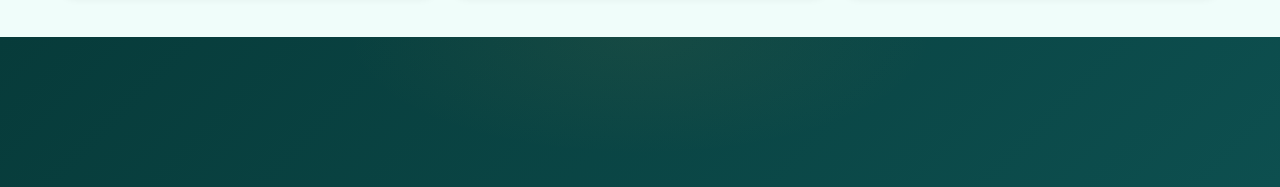
<file: theories.html>
<!DOCTYPE html>
<html lang="ar" dir="rtl">
<head>
  <meta charset="UTF-8">
  <meta name="viewport" content="width=device-width, initial-scale=1.0">
  <title>النظريات العلمية للدكتور ضياء العوضي | نظام الطيبات</title>
  <link rel="preconnect" href="https://fonts.googleapis.com" crossorigin>
  <link rel="preconnect" href="https://fonts.gstatic.com" crossorigin>
  <link href="https://fonts.googleapis.com/css2?family=Tajawal:wght@400;500;700;800&family=Amiri:wght@400;700&display=swap" rel="stylesheet">
  <link rel="stylesheet" href="css/variables.css">
  <link rel="stylesheet" href="css/base.css">
  <link rel="stylesheet" href="css/header.css">
  <link rel="stylesheet" href="css/sections.css">
  <link rel="stylesheet" href="css/footer.css">
  <link rel="stylesheet" href="css/themes.css">
  <link rel="stylesheet" href="css/responsive.css">
  <style>
    .subpage-container { max-width: var(--max-width); margin: 40px auto; padding: 0 20px; }
    .theory-card { background: var(--card-bg); border: 1px solid var(--card-border); border-radius: var(--radius-xl); padding: 30px; margin-bottom: 30px; box-shadow: var(--shadow-md); }
    .theory-title { font-family: var(--font-serif); font-size: 24px; color: var(--text-heading); margin-bottom: 12px; border-bottom: 2px solid var(--accent); padding-bottom: 8px; }
    .theory-subtitle { font-size: 16px; font-weight: 700; color: var(--primary); margin-bottom: 16px; }
    .theory-quote { font-family: var(--font-serif); font-style: italic; background: var(--bg-surface-alt); border-right: 4px solid var(--accent); padding: 15px; border-radius: var(--radius-sm); margin: 15px 0; line-height: 1.6; }
    .theory-content { font-size: 14px; line-height: 1.8; color: var(--text-secondary); }
    .theories-list-grid { display: grid; grid-template-columns: repeat(auto-fill, minmax(280px, 1fr)); gap: 15px; margin-top: 30px; }
    .simple-theory-card { background: var(--card-bg); border: 1px solid var(--card-border); border-radius: var(--radius-lg); padding: 20px; box-shadow: var(--shadow-sm); }
    .simple-theory-num { font-size: 13px; font-weight: 800; color: var(--accent); margin-bottom: 6px; }
    .simple-theory-title { font-weight: 800; color: var(--text-primary); margin-bottom: 6px; }
    .simple-theory-desc { font-size: 12px; color: var(--text-secondary); line-height: 1.4; }
  </style>
</head>
<body>
<header class="site-header" id="siteHeader">
  <div class="header-top">🌿 غذاؤك دواؤك ... ودواؤك في غذائك — التوازن سر الصحة والاعتدال سر الحياة 🌿</div>
  <div class="header-main">
    <a href="index.html" class="logo-area">
      <div class="logo-emblem"><div class="logo-emblem-inner">🌿</div></div>
      <div class="logo-text-area">
        <div class="logo-title">نظام الطيبات</div>
        <div class="logo-subtitle">الدكتور ضياء العوضي</div>
      </div>
    </a>
    <nav class="main-nav" id="mainNav">
      <a href="index.html" class="nav-link">🏠 الرئيسية</a>
      <a href="allowed.html" class="nav-link">✅ المسموحات</a>
      <a href="forbidden.html" class="nav-link">❌ الممنوعات</a>
      <a href="chat.html" class="nav-link">🤖 المساعد الذكي</a>
    </nav>
    <div class="theme-controls" id="themeControls">
      <div class="theme-color-btns">
        <button class="theme-color-btn active" data-theme-btn="emerald-teal"><span class="theme-color-dot" style="background: #0f766e;"></span></button>
        <button class="theme-color-btn" data-theme-btn="ocean-emerald"><span class="theme-color-dot" style="background: #0891b2;"></span></button>
        <button class="theme-color-btn" data-theme-btn="royal-emerald"><span class="theme-color-dot" style="background: #2563eb;"></span></button>
      </div>
      <button class="mode-toggle-btn" id="modeToggleDesktop">🌙</button>
    </div>
  </div>
</header>

<main class="subpage-container">
  <div class="section-header-center">
    <p class="section-label">✦ من أصل ٢٥ نظرية علمية ✦</p>
    <h2>نظريات الدكتور ضياء العوضي العلمية</h2>
    <p class="section-desc">النظريات الأساسية التي يعتمد عليها نظام الطيبات في فهم فسيولوجيا الجسم البشري واستعادة العافية بالفطرة.</p>
  </div>

  <!-- 1. نظرية الدهون -->
  <article class="theory-card">
    <h3 class="theory-title">نظرية الدهون (Lipid Theory)</h3>
    <div class="theory-subtitle">الجسم مصنع وليس مستخلص — الكوليسترول ليس عدواً</div>
    <div class="theory-quote">"جسمك غير قائم على الاستخلاص — جسمك قائم على التصنيع. الدهون لا تسبح في الدم كبقع زيت. لو حقنتك بزيت في الوريد ستموت فوراً من جلطة رئوية."</div>
    <div class="theory-content">
      <p>الدهون الثلاثية تتكون من جليسرين و 3 أحماض عضوية. لا تترسب في الشرايين لأن الناقلات الدهنية وجدار الأوعية كلاهما مشحون سلبياً بالفوسفوليبيدز فيتنافران كهربائياً ولا يلتصقان أبداً. الكوليسترول شمع حيوي تصنعه كل خلية في الجسم ليكون دعامة للأغشية ومادة خام لتصنيع الهرمونات وفيتامين D.</p>
    </div>
  </article>

  <!-- 2. نظرية الميتوكوندريا -->
  <article class="theory-card">
    <h3 class="theory-title">نظرية الميتوكوندريا (Mitochondria Theory)</h3>
    <div class="theory-subtitle">مصنع الطاقة الحقيقي في خلاياك</div>
    <div class="theory-quote">"الدهون مصدر الطاقة الطبيعي — السكر طارئ. والحرق الحقيقي يحدث فقط داخل الميتوكوندريا."</div>
    <div class="theory-content">
      <p>خلايا الجسم تحوي مئات إلى آلاف الميتوكوندريا المسؤولة عن إنتاج الطاقة (ATP). الوقود المفضل للميتوكوندريا هو الدهون الطبيعية النظيفة التي تحرق ببطء واستقرار، في حين أن السكر وقود طارئ سريع. الإفراط في السكريات السريعة والزيوت المهدرجة يدمر بطانتها مسبباً التعب المزمن وأمراض القلب.</p>
    </div>
  </article>

  <!-- 3. نظرية القولون وعرق النسا -->
  <article class="theory-card">
    <h3 class="theory-title">نظرية القولون وعرق النسا (Colon-Sciatica Theory)</h3>
    <div class="theory-subtitle">آلام الظهر تبدأ من القولون</div>
    <div class="theory-quote">"كثير مما يسمى عرق النسا أو ديسك أسفل الظهر، أصله انتفاخات وغازات في القولون تضغط على الأعصاب والأوعية في الحوض."</div>
    <div class="theory-content">
      <p>القولون يقع تشريحياً قريباً جداً من العصب الوركي والأعصاب الخارجة من العمود الفقري السفلي. الانتفاخات المزمنة والغازات الناتجة عن تناول الممنوعات (كالقمح والألبان السائلة والبقوليات) تضغط على هذه الأعصاب مسببة آلاماً تمتد للفخذ والساق، وتتحسن بتنظيف القولون وتناول الخل الطبيعي.</p>
    </div>
  </article>

  <!-- القائمة الشاملة للـ 25 نظرية -->
  <section style="margin-top: 50px;">
    <h3 style="font-family: var(--font-serif); font-size: 28px; color: var(--text-heading); text-align: center; margin-bottom: 20px;">الدليل الإجمالي للنظريات الـ ٢٥</h3>
    <div class="theories-list-grid">
      <div class="simple-theory-card">
        <div class="simple-theory-num">#١</div>
        <div class="simple-theory-title">نظرية الدهون</div>
        <div class="simple-theory-desc">الكوليسترول شمع حيوي وليس عدواً للجسم.</div>
      </div>
      <div class="simple-theory-card">
        <div class="simple-theory-num">#٢</div>
        <div class="simple-theory-title">نظرية الميتوكوندريا</div>
        <div class="simple-theory-desc">مصانع الطاقة الحقيقية داخل خلايا البشر.</div>
      </div>
      <div class="simple-theory-card">
        <div class="simple-theory-num">#٣</div>
        <div class="simple-theory-title">السكر والجلوكونيوجينيسيس</div>
        <div class="simple-theory-desc">كيف يصنع الجسم السكر بنفسه من الدهون والبروتينات.</div>
      </div>
      <div class="simple-theory-card">
        <div class="simple-theory-num">#٤</div>
        <div class="simple-theory-title">جرثومة المعدة</div>
        <div class="simple-theory-desc">السبب الحقيقي للقرحة وعلاجها الطبيعي بالمستكة وجوز الهند.</div>
      </div>
      <div class="simple-theory-card">
        <div class="simple-theory-num">#٥</div>
        <div class="simple-theory-title">نظرية القولون وعرق النسا</div>
        <div class="simple-theory-desc">الانتفاخات والغازات هي المسبب لآلام الظهر وعصب الورك.</div>
      </div>
      <div class="simple-theory-card">
        <div class="simple-theory-num">#٦</div>
        <div class="simple-theory-title">النسيج الخلالي</div>
        <div class="simple-theory-desc">عشرون كيلوجراماً من السوائل والأنسجة المنسية بين الخلايا.</div>
      </div>
    </div>
  </section>
</main>

<footer class="site-footer"></footer>
<script src="js/themes.js"></script>
<script src="js/app.js"></script>
</body>
</html>
</file>
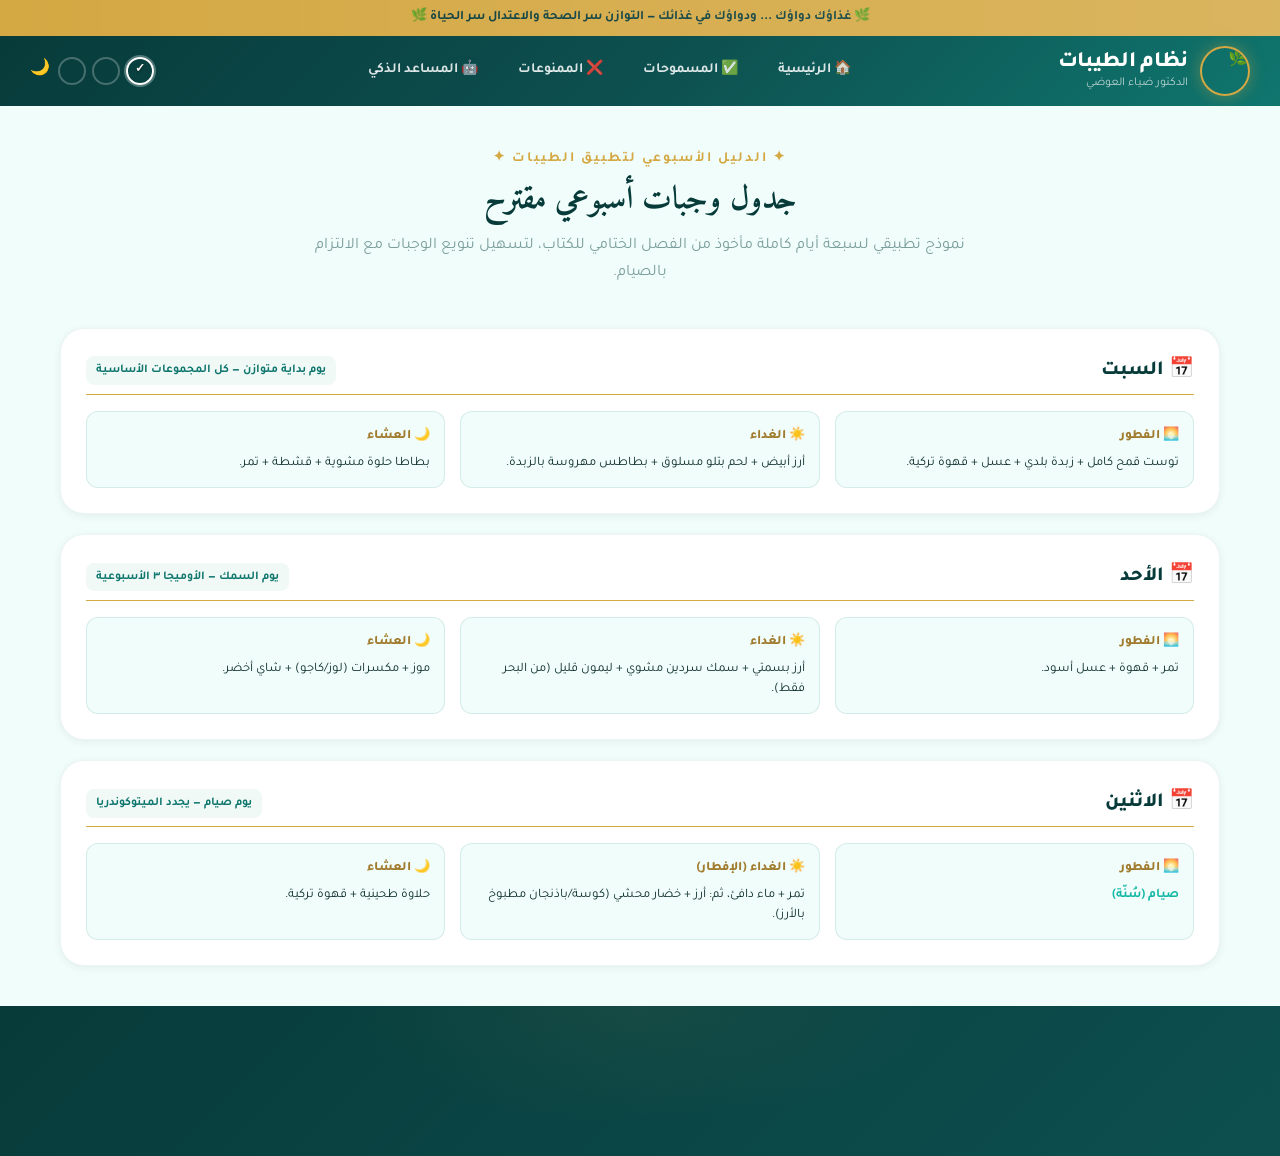
<file: weekly-plan.html>
<!DOCTYPE html>
<html lang="ar" dir="rtl">
<head>
  <meta charset="UTF-8">
  <meta name="viewport" content="width=device-width, initial-scale=1.0">
  <title>الخطة الأسبوعية وجدول الوجبات | نظام الطيبات</title>
  <link rel="preconnect" href="https://fonts.googleapis.com" crossorigin>
  <link rel="preconnect" href="https://fonts.gstatic.com" crossorigin>
  <link href="https://fonts.googleapis.com/css2?family=Tajawal:wght@400;500;700;800&family=Amiri:wght@400;700&display=swap" rel="stylesheet">
  <link rel="stylesheet" href="css/variables.css">
  <link rel="stylesheet" href="css/base.css">
  <link rel="stylesheet" href="css/header.css">
  <link rel="stylesheet" href="css/sections.css">
  <link rel="stylesheet" href="css/footer.css">
  <link rel="stylesheet" href="css/themes.css">
  <link rel="stylesheet" href="css/responsive.css">
  <style>
    .subpage-container { max-width: var(--max-width); margin: 40px auto; padding: 0 20px; }
    .day-card { background: var(--card-bg); border: 1px solid var(--card-border); border-radius: var(--radius-xl); padding: 25px; margin-bottom: 20px; box-shadow: var(--shadow-sm); }
    .day-title { font-size: 20px; font-weight: 800; color: var(--text-heading); border-bottom: 1.5px solid var(--accent); padding-bottom: 6px; margin-bottom: 16px; display: flex; align-items: center; justify-content: space-between; }
    .day-theme { font-size: 12px; font-weight: 600; color: var(--primary); background: var(--bg-surface-alt); padding: 4px 10px; border-radius: var(--radius-sm); }
    .meals-grid { display: grid; grid-template-columns: repeat(3, 1fr); gap: 15px; }
    .meal-box { background: var(--bg-body); padding: 14px; border-radius: var(--radius-md); border: 1.5px solid var(--border-color); }
    .meal-label { font-size: 13px; font-weight: 800; color: var(--accent-dark); margin-bottom: 6px; display: flex; align-items: center; gap: 6px; }
    .meal-content { font-size: 13px; color: var(--text-primary); line-height: 1.5; }
    @media (max-width: 768px) {
      .meals-grid { grid-template-columns: 1fr; }
    }
  </style>
</head>
<body>
<header class="site-header" id="siteHeader">
  <div class="header-top">🌿 غذاؤك دواؤك ... ودواؤك في غذائك — التوازن سر الصحة والاعتدال سر الحياة 🌿</div>
  <div class="header-main">
    <a href="index.html" class="logo-area">
      <div class="logo-emblem"><div class="logo-emblem-inner">🌿</div></div>
      <div class="logo-text-area">
        <div class="logo-title">نظام الطيبات</div>
        <div class="logo-subtitle">الدكتور ضياء العوضي</div>
      </div>
    </a>
    <nav class="main-nav" id="mainNav">
      <a href="index.html" class="nav-link">🏠 الرئيسية</a>
      <a href="allowed.html" class="nav-link">✅ المسموحات</a>
      <a href="forbidden.html" class="nav-link">❌ الممنوعات</a>
      <a href="chat.html" class="nav-link">🤖 المساعد الذكي</a>
    </nav>
    <div class="theme-controls" id="themeControls">
      <div class="theme-color-btns">
        <button class="theme-color-btn active" data-theme-btn="emerald-teal"><span class="theme-color-dot" style="background: #0f766e;"></span></button>
        <button class="theme-color-btn" data-theme-btn="ocean-emerald"><span class="theme-color-dot" style="background: #0891b2;"></span></button>
        <button class="theme-color-btn" data-theme-btn="royal-emerald"><span class="theme-color-dot" style="background: #2563eb;"></span></button>
      </div>
      <button class="mode-toggle-btn" id="modeToggleDesktop">🌙</button>
    </div>
  </div>
</header>

<main class="subpage-container">
  <div class="section-header-center">
    <p class="section-label">✦ الدليل الأسبوعي لتطبيق الطيبات ✦</p>
    <h2>جدول وجبات أسبوعي مقترح</h2>
    <p class="section-desc">نموذج تطبيقي لسبعة أيام كاملة مأخوذ من الفصل الختامي للكتاب، لتسهيل تنويع الوجبات مع الالتزام بالصيام.</p>
  </div>

  <!-- السبت -->
  <div class="day-card">
    <div class="day-title">
      <span>📅 السبت</span>
      <span class="day-theme">يوم بداية متوازن — كل المجموعات الأساسية</span>
    </div>
    <div class="meals-grid">
      <div class="meal-box">
        <div class="meal-label">🌅 الفطور</div>
        <div class="meal-content">توست قمح كامل + زبدة بلدي + عسل + قهوة تركية.</div>
      </div>
      <div class="meal-box">
        <div class="meal-label">☀️ الغداء</div>
        <div class="meal-content">أرز أبيض + لحم بتلو مسلوق + بطاطس مهروسة بالزبدة.</div>
      </div>
      <div class="meal-box">
        <div class="meal-label">🌙 العشاء</div>
        <div class="meal-content">بطاطا حلوة مشوية + قشطة + تمر.</div>
      </div>
    </div>
  </div>

  <!-- الأحد -->
  <div class="day-card">
    <div class="day-title">
      <span>📅 الأحد</span>
      <span class="day-theme">يوم السمك — الأوميجا ٣ الأسبوعية</span>
    </div>
    <div class="meals-grid">
      <div class="meal-box">
        <div class="meal-label">🌅 الفطور</div>
        <div class="meal-content">تمر + قهوة + عسل أسود.</div>
      </div>
      <div class="meal-box">
        <div class="meal-label">☀️ الغداء</div>
        <div class="meal-content">أرز بسمتي + سمك سردين مشوي + ليمون قليل (من البحر فقط).</div>
      </div>
      <div class="meal-box">
        <div class="meal-label">🌙 العشاء</div>
        <div class="meal-content">موز + مكسرات (لوز/كاجو) + شاي أخضر.</div>
      </div>
    </div>
  </div>

  <!-- الاثنين -->
  <div class="day-card">
    <div class="day-title">
      <span>📅 الاثنين</span>
      <span class="day-theme">يوم صيام — يجدد الميتوكوندريا</span>
    </div>
    <div class="meals-grid">
      <div class="meal-box">
        <div class="meal-label">🌅 الفطور</div>
        <div class="meal-content" style="color: var(--primary-mid); font-weight: bold;">صيام (سُنّة)</div>
      </div>
      <div class="meal-box">
        <div class="meal-label">☀️ الغداء (الإفطار)</div>
        <div class="meal-content">تمر + ماء دافئ، ثم: أرز + خضار محشي (كوسة/باذنجان مطبوخ بالأرز).</div>
      </div>
      <div class="meal-box">
        <div class="meal-label">🌙 العشاء</div>
        <div class="meal-content">حلاوة طحينية + قهوة تركية.</div>
      </div>
    </div>
  </div>
</main>

<footer class="site-footer"></footer>
<script src="js/themes.js"></script>
<script src="js/app.js"></script>
</body>
</html>
</file>
<file: css/variables.css>
/* ═══════════════════════════════════════════════
   TAYEBAT CLONE - CSS VARIABLES & THEME SYSTEM
   3 Themes × 2 Modes (Light/Dark) = 6 combinations
   ═══════════════════════════════════════════════ */

:root {
  /* ── Font System ── */
  --font-primary: 'Tajawal', sans-serif;
  --font-serif: 'Amiri', serif;

  /* ── Spacing Scale ── */
  --space-xs: 4px;
  --space-sm: 8px;
  --space-md: 16px;
  --space-lg: 24px;
  --space-xl: 32px;
  --space-2xl: 48px;
  --space-3xl: 64px;

  /* ── Border Radius ── */
  --radius-sm: 8px;
  --radius-md: 12px;
  --radius-lg: 16px;
  --radius-xl: 24px;
  --radius-full: 999px;

  /* ── Shadows (Light mode defaults) ── */
  --shadow-sm: 0 2px 8px rgba(0,0,0,0.06);
  --shadow-md: 0 4px 16px rgba(0,0,0,0.08);
  --shadow-lg: 0 8px 32px rgba(0,0,0,0.12);
  --shadow-xl: 0 12px 48px rgba(0,0,0,0.16);

  /* ── Transitions ── */
  --transition-fast: 0.15s ease;
  --transition-normal: 0.3s ease;
  --transition-slow: 0.5s ease;

  /* ── Z-Index Scale ── */
  --z-dropdown: 100;
  --z-header: 1000;
  --z-modal: 2000;
  --z-toast: 3000;
  --z-fab: 900;

  /* ── Layout ── */
  --max-width: 1200px;
  --header-height: 70px;
}

/* ═══════════════════════════════════════════════
   THEME 1: EMERALD TEAL (Default)
   أخضر إميرالد مائل للأزرق
   ═══════════════════════════════════════════════ */
[data-theme="emerald-teal"],
:root {
  /* ── Primary Palette ── */
  --primary-darkest: #073b3a;
  --primary-dark: #0d4f4f;
  --primary: #0f766e;
  --primary-mid: #14b8a6;
  --primary-light: #5eead4;
  --primary-lightest: #ccfbf1;

  /* ── Accent / Gold ── */
  --accent: #d4a843;
  --accent-light: #f0d678;
  --accent-dark: #a17c2f;
  --accent-glow: rgba(212, 168, 67, 0.4);

  /* ── Status Colors ── */
  --success: #10b981;
  --danger: #ef4444;
  --warning: #f59e0b;
  --info: #06b6d4;

  /* ── Surfaces (Light Mode) ── */
  --bg-body: #f0fdfa;
  --bg-surface: #ffffff;
  --bg-surface-alt: #f0f9f6;
  --bg-header: linear-gradient(135deg, #073b3a 0%, #0d4f4f 50%, #0f766e 100%);
  --bg-hero: linear-gradient(160deg, #073b3a 0%, #0d4f4f 40%, #0f766e 80%, #14b8a6 100%);
  --bg-footer: linear-gradient(135deg, #073b3a, #0d4f4f);

  /* ── Text Colors (Light Mode) ── */
  --text-primary: #0f2f2e;
  --text-secondary: #3d6b69;
  --text-muted: #7a9e9c;
  --text-on-primary: #ffffff;
  --text-on-accent: #1a3d2b;
  --text-heading: #073b3a;

  /* ── Borders (Light Mode) ── */
  --border-color: rgba(15, 118, 110, 0.12);
  --border-color-strong: rgba(15, 118, 110, 0.25);
  --border-accent: rgba(212, 168, 67, 0.3);

  /* ── Card ── */
  --card-bg: #ffffff;
  --card-border: rgba(15, 118, 110, 0.08);
  --card-shadow: 0 4px 12px rgba(7, 59, 58, 0.06);
  --card-hover-shadow: 0 12px 32px rgba(7, 59, 58, 0.15);

  /* ── Interactive ── */
  --hover-overlay: rgba(15, 118, 110, 0.05);
  --btn-primary-bg: linear-gradient(135deg, #0f766e, #0d4f4f);
  --btn-primary-hover: linear-gradient(135deg, #14b8a6, #0f766e);
  --btn-accent-bg: linear-gradient(135deg, #d4a843, #f0d678);
  --btn-accent-hover: linear-gradient(135deg, #f0d678, #d4a843);

  /* ── Glass Effect ── */
  --glass-bg: rgba(255, 255, 255, 0.08);
  --glass-border: rgba(255, 255, 255, 0.2);
  --glass-blur: blur(8px);

  /* ── Specific Section Colors ── */
  --hero-leaf-opacity: 0.15;
  --stats-green: #10b981;
  --stats-red: #ef4444;
  --stats-gold: #d4a843;
  --freq-unlimited: #10b981;
  --freq-daily: #22c55e;
  --freq-weekly: #eab308;
  --freq-sometimes: #a855f7;
  --freq-never: #ef4444;

  /* ── Quote Cards ── */
  --quote-shock-bg: linear-gradient(135deg, #fef2f2, #fff1f2);
  --quote-shock-border: rgba(239, 68, 68, 0.2);
  --quote-science-bg: linear-gradient(135deg, #eff6ff, #f0f9ff);
  --quote-science-border: rgba(59, 130, 246, 0.2);
  --quote-default-bg: linear-gradient(135deg, #f0fdfa, #ecfdf5);
  --quote-default-border: rgba(15, 118, 110, 0.2);
}

/* ═══════════════════════════════════════════════
   THEME 2: OCEAN EMERALD
   أخضر إميرالد مائل أكثر للأزرق البحري
   ═══════════════════════════════════════════════ */
[data-theme="ocean-emerald"] {
  --primary-darkest: #042f3d;
  --primary-dark: #064e5e;
  --primary: #0891b2;
  --primary-mid: #22d3ee;
  --primary-light: #67e8f9;
  --primary-lightest: #cffafe;

  --accent: #f59e0b;
  --accent-light: #fbbf24;
  --accent-dark: #b45309;
  --accent-glow: rgba(245, 158, 11, 0.4);

  --bg-body: #ecfeff;
  --bg-surface: #ffffff;
  --bg-surface-alt: #f0f9ff;
  --bg-header: linear-gradient(135deg, #042f3d 0%, #064e5e 50%, #0891b2 100%);
  --bg-hero: linear-gradient(160deg, #042f3d 0%, #064e5e 40%, #0891b2 80%, #22d3ee 100%);
  --bg-footer: linear-gradient(135deg, #042f3d, #064e5e);

  --text-primary: #0c2d3d;
  --text-secondary: #2b6178;
  --text-muted: #6b9eb5;
  --text-heading: #042f3d;

  --border-color: rgba(8, 145, 178, 0.12);
  --border-color-strong: rgba(8, 145, 178, 0.25);
  --border-accent: rgba(245, 158, 11, 0.3);

  --card-bg: #ffffff;
  --card-border: rgba(8, 145, 178, 0.08);
  --card-shadow: 0 4px 12px rgba(4, 47, 61, 0.06);
  --card-hover-shadow: 0 12px 32px rgba(4, 47, 61, 0.15);

  --hover-overlay: rgba(8, 145, 178, 0.05);
  --btn-primary-bg: linear-gradient(135deg, #0891b2, #064e5e);
  --btn-primary-hover: linear-gradient(135deg, #22d3ee, #0891b2);
  --btn-accent-bg: linear-gradient(135deg, #f59e0b, #fbbf24);
  --btn-accent-hover: linear-gradient(135deg, #fbbf24, #f59e0b);

  --quote-default-bg: linear-gradient(135deg, #ecfeff, #f0f9ff);
  --quote-default-border: rgba(8, 145, 178, 0.2);
}

/* ═══════════════════════════════════════════════
   THEME 3: ROYAL EMERALD
   أخضر ملكي مع لمسة أزرق نيلي
   ═══════════════════════════════════════════════ */
[data-theme="royal-emerald"] {
  --primary-darkest: #0f1729;
  --primary-dark: #1e3a5f;
  --primary: #2563eb;
  --primary-mid: #60a5fa;
  --primary-light: #93c5fd;
  --primary-lightest: #dbeafe;

  --accent: #eab308;
  --accent-light: #fde047;
  --accent-dark: #a16207;
  --accent-glow: rgba(234, 179, 8, 0.4);

  --bg-body: #eff6ff;
  --bg-surface: #ffffff;
  --bg-surface-alt: #f0f5ff;
  --bg-header: linear-gradient(135deg, #0f1729 0%, #1e3a5f 50%, #2563eb 100%);
  --bg-hero: linear-gradient(160deg, #0f1729 0%, #1e3a5f 40%, #2563eb 80%, #60a5fa 100%);
  --bg-footer: linear-gradient(135deg, #0f1729, #1e3a5f);

  --text-primary: #1e293b;
  --text-secondary: #475569;
  --text-muted: #94a3b8;
  --text-heading: #0f1729;

  --border-color: rgba(37, 99, 235, 0.12);
  --border-color-strong: rgba(37, 99, 235, 0.25);
  --border-accent: rgba(234, 179, 8, 0.3);

  --card-bg: #ffffff;
  --card-border: rgba(37, 99, 235, 0.08);
  --card-shadow: 0 4px 12px rgba(15, 23, 41, 0.06);
  --card-hover-shadow: 0 12px 32px rgba(15, 23, 41, 0.15);

  --hover-overlay: rgba(37, 99, 235, 0.05);
  --btn-primary-bg: linear-gradient(135deg, #2563eb, #1e3a5f);
  --btn-primary-hover: linear-gradient(135deg, #60a5fa, #2563eb);
  --btn-accent-bg: linear-gradient(135deg, #eab308, #fde047);
  --btn-accent-hover: linear-gradient(135deg, #fde047, #eab308);

  --quote-default-bg: linear-gradient(135deg, #eff6ff, #f0f5ff);
  --quote-default-border: rgba(37, 99, 235, 0.2);
}

/* ═══════════════════════════════════════════════
   DARK MODE - Applied on top of any theme
   ═══════════════════════════════════════════════ */
[data-mode="dark"] {
  --bg-body: #0a1a1a;
  --bg-surface: #112222;
  --bg-surface-alt: #152e2e;
  --card-bg: #152e2e;

  --text-primary: #e2eded;
  --text-secondary: #a3c4c2;
  --text-muted: #6b9e9c;
  --text-heading: #f0fdfa;

  --border-color: rgba(255, 255, 255, 0.08);
  --border-color-strong: rgba(255, 255, 255, 0.15);

  --card-border: rgba(255, 255, 255, 0.06);
  --card-shadow: 0 4px 12px rgba(0, 0, 0, 0.3);
  --card-hover-shadow: 0 12px 32px rgba(0, 0, 0, 0.4);

  --shadow-sm: 0 2px 8px rgba(0, 0, 0, 0.2);
  --shadow-md: 0 4px 16px rgba(0, 0, 0, 0.25);
  --shadow-lg: 0 8px 32px rgba(0, 0, 0, 0.3);
  --shadow-xl: 0 12px 48px rgba(0, 0, 0, 0.4);

  --hover-overlay: rgba(255, 255, 255, 0.05);

  --glass-bg: rgba(255, 255, 255, 0.05);
  --glass-border: rgba(255, 255, 255, 0.1);

  --quote-shock-bg: linear-gradient(135deg, #1f1215, #1f1518);
  --quote-shock-border: rgba(239, 68, 68, 0.3);
  --quote-science-bg: linear-gradient(135deg, #0f1729, #101b2e);
  --quote-science-border: rgba(59, 130, 246, 0.3);
  --quote-default-bg: linear-gradient(135deg, #0d1f1f, #0f2626);
  --quote-default-border: rgba(20, 184, 166, 0.3);
}

/* ── Dark mode with Ocean theme ── */
[data-theme="ocean-emerald"][data-mode="dark"] {
  --bg-body: #081a22;
  --bg-surface: #0c2530;
  --bg-surface-alt: #103040;
  --card-bg: #0c2530;
  --text-heading: #ecfeff;

  --quote-default-bg: linear-gradient(135deg, #0c1f2a, #0e2435);
  --quote-default-border: rgba(34, 211, 238, 0.3);
}

/* ── Dark mode with Royal theme ── */
[data-theme="royal-emerald"][data-mode="dark"] {
  --bg-body: #0a0f1e;
  --bg-surface: #111827;
  --bg-surface-alt: #1a2340;
  --card-bg: #111827;
  --text-heading: #dbeafe;

  --quote-default-bg: linear-gradient(135deg, #0f1629, #141d3a);
  --quote-default-border: rgba(96, 165, 250, 0.3);
}
</file>
<file: css/base.css>
/* ═══════════════════════════════════════════════
   TAYEBAT CLONE — BASE STYLES
   Reset · Typography · Utilities · Buttons
   ═══════════════════════════════════════════════ */

/* ── Google Fonts ── */
@import url('https://fonts.googleapis.com/css2?family=Amiri:ital,wght@0,400;0,700;1,400;1,700&family=Tajawal:wght@300;400;500;700;800;900&display=swap');

/* ═══════════════════════════════════
   1.  CSS RESET
   ═══════════════════════════════════ */
*,
*::before,
*::after {
  margin: 0;
  padding: 0;
  box-sizing: border-box;
}

html {
  scroll-behavior: smooth;
  -webkit-text-size-adjust: 100%;
  text-size-adjust: 100%;
  direction: rtl;
}

body {
  font-family: var(--font-primary);
  background: var(--bg-body);
  color: var(--text-primary);
  line-height: 1.7;
  min-height: 100vh;
  overflow-x: hidden;
  -webkit-font-smoothing: antialiased;
  -moz-osx-font-smoothing: grayscale;
  transition:
    background-color var(--transition-normal),
    color var(--transition-normal);
}

img,
video,
svg {
  display: block;
  max-width: 100%;
  height: auto;
}

ul,
ol {
  list-style: none;
}

a {
  color: inherit;
  text-decoration: none;
  transition: color var(--transition-fast);
}

button,
input,
textarea,
select {
  font: inherit;
  color: inherit;
  border: none;
  outline: none;
  background: none;
}

button {
  cursor: pointer;
}

table {
  border-collapse: collapse;
  border-spacing: 0;
}

/* ═══════════════════════════════════
   2.  TYPOGRAPHY
   ═══════════════════════════════════ */
h1, h2, h3, h4, h5, h6 {
  font-family: var(--font-serif);
  color: var(--text-heading);
  line-height: 1.3;
  font-weight: 700;
}

h1 { font-size: clamp(2rem, 5vw, 3.5rem); }
h2 { font-size: clamp(1.5rem, 3.5vw, 2.25rem); }
h3 { font-size: clamp(1.15rem, 2.5vw, 1.5rem); }
h4 { font-size: 1.125rem; }

p {
  color: var(--text-secondary);
  line-height: 1.8;
  margin-bottom: var(--space-md);
}

p:last-child { margin-bottom: 0; }

strong { font-weight: 700; }

small { font-size: 0.85em; }

::placeholder {
  color: var(--text-muted);
  opacity: 0.8;
}

/* ═══════════════════════════════════
   3.  ACCESSIBILITY — Skip Link
   ═══════════════════════════════════ */
.skip-link {
  position: absolute;
  top: -100%;
  right: 0;
  z-index: 99999;
  padding: 12px 24px;
  background: var(--primary);
  color: var(--text-on-primary);
  font-weight: 700;
  font-size: 14px;
  border-radius: 0 0 0 var(--radius-md);
  transition: top var(--transition-fast);
}

.skip-link:focus {
  top: 0;
}

/* ═══════════════════════════════════
   4.  SELECTION & SCROLLBAR
   ═══════════════════════════════════ */
::selection {
  background: var(--primary-mid);
  color: var(--text-on-primary);
}

::-moz-selection {
  background: var(--primary-mid);
  color: var(--text-on-primary);
}

/* Webkit Scrollbar */
::-webkit-scrollbar {
  width: 8px;
}

::-webkit-scrollbar-track {
  background: var(--bg-body);
}

::-webkit-scrollbar-thumb {
  background: var(--primary-mid);
  border-radius: var(--radius-full);
  border: 2px solid var(--bg-body);
}

::-webkit-scrollbar-thumb:hover {
  background: var(--primary);
}

/* Firefox Scrollbar */
html {
  scrollbar-width: thin;
  scrollbar-color: var(--primary-mid) var(--bg-body);
}

/* ═══════════════════════════════════
   5.  UTILITY CLASSES
   ═══════════════════════════════════ */

/* ── Scroll Reveal ── */
.reveal {
  opacity: 0;
  transform: translateY(30px);
  transition:
    opacity 0.7s cubic-bezier(0.22, 1, 0.36, 1),
    transform 0.7s cubic-bezier(0.22, 1, 0.36, 1);
}

.reveal.visible {
  opacity: 1;
  transform: translateY(0);
}

/* stagger delays for grid children */
.reveal-delay-1 { transition-delay: 0.1s; }
.reveal-delay-2 { transition-delay: 0.2s; }
.reveal-delay-3 { transition-delay: 0.3s; }
.reveal-delay-4 { transition-delay: 0.4s; }
.reveal-delay-5 { transition-delay: 0.5s; }

/* ── Section Label ── */
.section-label {
  display: inline-block;
  text-transform: uppercase;
  letter-spacing: 2px;
  color: var(--accent);
  font-size: 14px;
  font-weight: 700;
  margin-bottom: var(--space-sm);
}

/* ── Text Alignment ── */
.text-center { text-align: center; }
.text-right  { text-align: right; }
.text-left   { text-align: left; }

/* ── Container ── */
.container {
  max-width: var(--max-width);
  margin: 0 auto;
  padding: 0 var(--space-lg);
}

/* ── Visually Hidden ── */
.sr-only {
  position: absolute;
  width: 1px;
  height: 1px;
  padding: 0;
  margin: -1px;
  overflow: hidden;
  clip: rect(0, 0, 0, 0);
  white-space: nowrap;
  border: 0;
}

/* ═══════════════════════════════════
   6.  BUTTONS
   ═══════════════════════════════════ */
.btn {
  display: inline-flex;
  align-items: center;
  justify-content: center;
  gap: var(--space-sm);
  padding: 12px 28px;
  border: none;
  border-radius: var(--radius-full);
  font-family: var(--font-primary);
  font-weight: 700;
  font-size: 14px;
  text-decoration: none;
  cursor: pointer;
  transition:
    transform var(--transition-fast),
    box-shadow var(--transition-normal),
    filter var(--transition-normal);
  position: relative;
  overflow: hidden;
}

.btn:active {
  transform: scale(0.97);
}

/* Gold / Accent Button */
.btn-gold {
  background: var(--btn-accent-bg);
  color: var(--text-on-accent);
  box-shadow: 0 4px 16px var(--accent-glow);
}

.btn-gold:hover {
  background: var(--btn-accent-hover);
  box-shadow: 0 6px 24px var(--accent-glow);
  transform: translateY(-2px);
}

/* Primary Button */
.btn-primary {
  background: var(--btn-primary-bg);
  color: var(--text-on-primary);
  box-shadow: var(--shadow-md);
}

.btn-primary:hover {
  background: var(--btn-primary-hover);
  box-shadow: var(--shadow-lg);
  transform: translateY(-2px);
}

/* Outline Button */
.btn-outline {
  background: transparent;
  color: var(--text-on-primary);
  border: 2px solid rgba(255, 255, 255, 0.35);
  backdrop-filter: var(--glass-blur);
}

.btn-outline:hover {
  background: rgba(255, 255, 255, 0.12);
  border-color: rgba(255, 255, 255, 0.55);
  transform: translateY(-2px);
}

/* Ghost Button */
.btn-ghost {
  background: var(--glass-bg);
  color: var(--primary);
  border: 1px solid var(--border-color);
  backdrop-filter: var(--glass-blur);
}

.btn-ghost:hover {
  background: var(--hover-overlay);
  border-color: var(--border-color-strong);
}

/* Button icon helper */
.btn-icon {
  font-size: 1.15em;
  line-height: 1;
}

/* ═══════════════════════════════════
   7.  GLOBAL ANIMATIONS
   ═══════════════════════════════════ */
@keyframes fadeInUp {
  from {
    opacity: 0;
    transform: translateY(24px);
  }
  to {
    opacity: 1;
    transform: translateY(0);
  }
}

@keyframes fadeIn {
  from { opacity: 0; }
  to   { opacity: 1; }
}

@keyframes pulse {
  0%, 100% { transform: scale(1); }
  50%      { transform: scale(1.08); }
}

@keyframes spin {
  to { transform: rotate(360deg); }
}

@keyframes shimmer {
  0%   { background-position: -200% center; }
  100% { background-position: 200% center; }
}

@keyframes float {
  0%, 100% { transform: translateY(0); }
  50%      { transform: translateY(-8px); }
}

/* ── Reduced Motion Preference ── */
@media (prefers-reduced-motion: reduce) {
  *,
  *::before,
  *::after {
    animation-duration: 0.01ms !important;
    animation-iteration-count: 1 !important;
    transition-duration: 0.01ms !important;
    scroll-behavior: auto !important;
  }

  .reveal {
    opacity: 1;
    transform: none;
  }
}
</file>
<file: css/header.css>
/* ═══════════════════════════════════════════════
   TAYEBAT CLONE — HEADER & NAVIGATION
   Top Bar · Main Header · Nav · Dropdowns · Theme
   ═══════════════════════════════════════════════ */

/* ═══════════════════════════════════
   1.  SITE HEADER WRAPPER
   ═══════════════════════════════════ */
.site-header {
  position: sticky;
  top: 0;
  z-index: var(--z-header);
  width: 100%;
  transition: box-shadow var(--transition-normal);
}

.site-header.scrolled {
  box-shadow: var(--shadow-lg);
}

/* ═══════════════════════════════════
   2.  TOP ANNOUNCEMENT BAR
   ═══════════════════════════════════ */
.header-top {
  background: var(--accent);
  text-align: center;
  padding: 8px 20px;
  font-size: 13px;
  color: var(--primary-darkest);
  font-weight: 600;
  line-height: 1.5;
  position: relative;
  overflow: hidden;
}

.header-top::before {
  content: '';
  position: absolute;
  top: 0;
  right: -100%;
  width: 200%;
  height: 100%;
  background: linear-gradient(
    90deg,
    transparent 0%,
    rgba(255, 255, 255, 0.15) 50%,
    transparent 100%
  );
  animation: shimmer 4s ease-in-out infinite;
}

.header-top a {
  color: var(--primary-darkest);
  font-weight: 800;
  text-decoration: underline;
  text-decoration-thickness: 1.5px;
  text-underline-offset: 2px;
}

.header-top a:hover {
  opacity: 0.8;
}

/* ═══════════════════════════════════
   3.  MAIN HEADER BAR
   ═══════════════════════════════════ */
.header-main {
  background: var(--bg-header);
  display: flex;
  align-items: center;
  justify-content: space-between;
  padding: 0 30px;
  height: var(--header-height);
  position: relative;
}

/* ═══════════════════════════════════
   4.  LOGO AREA
   ═══════════════════════════════════ */
.logo-area {
  display: flex;
  align-items: center;
  gap: 12px;
  text-decoration: none;
  color: white;
  flex-shrink: 0;
}

.logo-emblem {
  width: 50px;
  height: 50px;
  border-radius: 50%;
  overflow: hidden;
  border: 2px solid var(--accent);
  flex-shrink: 0;
  transition: transform var(--transition-normal);
  box-shadow: 0 0 16px var(--accent-glow);
}

.logo-area:hover .logo-emblem {
  transform: rotate(8deg) scale(1.05);
}

.logo-emblem img {
  width: 100%;
  height: 100%;
  object-fit: cover;
}

.logo-text {
  display: flex;
  flex-direction: column;
}

.logo-title {
  font-size: 22px;
  font-weight: 800;
  color: white;
  line-height: 1.2;
  letter-spacing: -0.3px;
}

.logo-subtitle {
  font-size: 12px;
  color: rgba(255, 255, 255, 0.7);
  line-height: 1.3;
}

/* ═══════════════════════════════════
   5.  MAIN NAVIGATION
   ═══════════════════════════════════ */
.main-nav {
  display: flex;
  align-items: center;
  gap: 6px;
}

.nav-link {
  color: rgba(255, 255, 255, 0.85);
  text-decoration: none;
  padding: 8px 16px;
  border-radius: var(--radius-full);
  font-weight: 600;
  font-size: 14px;
  transition:
    background var(--transition-fast),
    color var(--transition-fast),
    border-color var(--transition-fast);
  white-space: nowrap;
  border: 1px solid transparent;
}

.nav-link:hover {
  background: rgba(255, 255, 255, 0.1);
  color: white;
}

.nav-link.active {
  background: rgba(255, 255, 255, 0.08);
  color: var(--accent-light);
  border: 1px solid rgba(255, 255, 255, 0.15);
}

/* nav-link icon prefix */
.nav-link .nav-icon {
  margin-left: 6px;
  font-size: 1em;
}

/* ═══════════════════════════════════
   6.  DROPDOWN NAVIGATION
   ═══════════════════════════════════ */
.nav-dropdown {
  position: relative;
  display: inline-block;
}

.nav-dropdown-menu {
  position: absolute;
  top: calc(100% + 6px);
  right: 0;
  min-width: 220px;
  background: var(--bg-surface);
  border-radius: var(--radius-md);
  box-shadow: var(--shadow-lg);
  padding: var(--space-sm);
  opacity: 0;
  visibility: hidden;
  transform: translateY(-8px);
  transition:
    opacity var(--transition-fast),
    visibility var(--transition-fast),
    transform var(--transition-fast);
  z-index: 99999;
  border: 1px solid var(--border-color);
}

/* small connector triangle */
.nav-dropdown-menu::before {
  content: '';
  position: absolute;
  top: -6px;
  right: 20px;
  width: 12px;
  height: 12px;
  background: var(--bg-surface);
  border: 1px solid var(--border-color);
  border-bottom: none;
  border-left: none;
  transform: rotate(-45deg);
  z-index: -1;
}

.nav-dropdown:hover .nav-dropdown-menu,
.nav-dropdown:focus-within .nav-dropdown-menu {
  opacity: 1;
  visibility: visible;
  transform: translateY(0);
}

.nav-dropdown-item {
  display: flex;
  align-items: center;
  gap: 10px;
  padding: 10px 14px;
  color: var(--text-primary);
  text-decoration: none;
  border-radius: var(--radius-sm);
  font-weight: 600;
  font-size: 14px;
  transition:
    background var(--transition-fast),
    color var(--transition-fast);
}

.nav-dropdown-item:hover {
  background: var(--hover-overlay);
  color: var(--primary);
}

.nav-dropdown-item .dropdown-icon {
  font-size: 1.1em;
  flex-shrink: 0;
}

.nav-dropdown-arrow {
  font-size: 0.75em;
  transition: transform 0.2s ease;
  margin-right: 4px;
  display: inline-block;
}

.nav-dropdown:hover .nav-dropdown-arrow {
  transform: rotate(180deg);
}

/* ═══════════════════════════════════
   7.  THEME CONTROLS (Desktop)
   ═══════════════════════════════════ */
.theme-controls {
  display: flex;
  gap: 8px;
  align-items: center;
  margin-right: 8px;
}

#themeToggle {
  width: 40px;
  height: 40px;
  border-radius: 50%;
  border: 1.5px solid var(--accent);
  color: var(--accent-light);
  background: rgba(255, 255, 255, 0.06);
  display: flex;
  align-items: center;
  justify-content: center;
  font-size: 18px;
  cursor: pointer;
  transition:
    background var(--transition-fast),
    transform var(--transition-fast),
    box-shadow var(--transition-fast);
}

#themeToggle:hover {
  background: rgba(255, 255, 255, 0.12);
  transform: rotate(20deg);
  box-shadow: 0 0 14px var(--accent-glow);
}

.theme-color-btns {
  display: flex;
  gap: 6px;
  align-items: center;
}

.theme-color-btn {
  width: 28px;
  height: 28px;
  border-radius: 50%;
  border: 2.5px solid rgba(255, 255, 255, 0.25);
  cursor: pointer;
  transition:
    border-color var(--transition-fast),
    transform var(--transition-fast),
    box-shadow var(--transition-fast);
  position: relative;
}

.theme-color-btn:hover {
  transform: scale(1.15);
  border-color: rgba(255, 255, 255, 0.6);
}

.theme-color-btn.active {
  border-color: white;
  box-shadow: 0 0 0 2px rgba(255, 255, 255, 0.3);
}

.theme-color-btn.active::after {
  content: '✓';
  position: absolute;
  inset: 0;
  display: flex;
  align-items: center;
  justify-content: center;
  color: white;
  font-size: 12px;
  font-weight: 800;
  text-shadow: 0 1px 2px rgba(0, 0, 0, 0.5);
}

/* Specific theme colors */
.theme-color-btn[data-theme="emerald-teal"] {
  background: linear-gradient(135deg, #0f766e, #14b8a6);
}

.theme-color-btn[data-theme="ocean-emerald"] {
  background: linear-gradient(135deg, #0891b2, #22d3ee);
}

.theme-color-btn[data-theme="royal-emerald"] {
  background: linear-gradient(135deg, #2563eb, #60a5fa);
}

/* ═══════════════════════════════════
   8.  MOBILE MENU BUTTON
   ═══════════════════════════════════ */
.mobile-menu-btn {
  display: none;
  background: transparent;
  border: none;
  color: white;
  font-size: 28px;
  cursor: pointer;
  padding: 4px;
  line-height: 1;
  transition: transform var(--transition-fast);
}

.mobile-menu-btn:hover {
  transform: scale(1.1);
}

/* Close button inside mobile nav */
.mobile-nav-close {
  display: none;
  position: absolute;
  top: 20px;
  left: 20px;
  background: transparent;
  border: none;
  color: rgba(255, 255, 255, 0.7);
  font-size: 28px;
  cursor: pointer;
  transition: color var(--transition-fast);
}

.mobile-nav-close:hover {
  color: white;
}

/* Mobile overlay backdrop */
.nav-overlay {
  display: none;
  position: fixed;
  inset: 0;
  background: rgba(0, 0, 0, 0.5);
  z-index: 9998;
  opacity: 0;
  transition: opacity var(--transition-normal);
}

.nav-overlay.active {
  display: block;
  opacity: 1;
}
</file>
<file: css/hero.css>
/* ═══════════════════════════════════════════════
   TAYEBAT CLONE — HERO SECTION
   Pattern · Emblem · AI Badge · CTA · Divider
   ═══════════════════════════════════════════════ */

/* ═══════════════════════════════════
   1.  HERO WRAPPER
   ═══════════════════════════════════ */
.hero-home {
  position: relative;
  min-height: 85vh;
  display: flex;
  flex-direction: column;
  align-items: center;
  justify-content: center;
  text-align: center;
  padding: 60px 20px 50px;
  background: var(--bg-hero);
  overflow: hidden;
  color: white;
}

/* ═══════════════════════════════════
   2.  DECORATIVE PATTERN OVERLAY
   ═══════════════════════════════════ */
.hero-pattern {
  position: absolute;
  inset: 0;
  opacity: var(--hero-leaf-opacity);
  pointer-events: none;
  background-image:
    /* subtle leaf / nature repeating pattern via CSS gradients */
    radial-gradient(ellipse 120px 180px at 15% 20%, rgba(255,255,255,0.06) 0%, transparent 70%),
    radial-gradient(ellipse 100px 160px at 80% 30%, rgba(255,255,255,0.05) 0%, transparent 70%),
    radial-gradient(ellipse 80px 130px  at 45% 75%, rgba(255,255,255,0.04) 0%, transparent 70%),
    radial-gradient(ellipse 140px 90px  at 70% 80%, rgba(255,255,255,0.05) 0%, transparent 70%),
    radial-gradient(circle 60px at 25% 55%, rgba(255,255,255,0.03) 0%, transparent 70%),
    radial-gradient(circle 40px at 90% 60%, rgba(255,255,255,0.04) 0%, transparent 70%);
}

/* Decorative floating circle – top-left */
.hero-home::before {
  content: '';
  position: absolute;
  top: -80px;
  right: -60px;
  width: 320px;
  height: 320px;
  border-radius: 50%;
  background: radial-gradient(circle, var(--accent-glow) 0%, transparent 70%);
  opacity: 0.35;
  animation: float 8s ease-in-out infinite;
  pointer-events: none;
}

/* Decorative floating circle – bottom-right */
.hero-home::after {
  content: '';
  position: absolute;
  bottom: -100px;
  left: -80px;
  width: 400px;
  height: 400px;
  border-radius: 50%;
  background: radial-gradient(circle, rgba(255,255,255,0.06) 0%, transparent 70%);
  opacity: 0.5;
  animation: float 10s ease-in-out infinite reverse;
  pointer-events: none;
}

/* ═══════════════════════════════════
   3.  HERO EMBLEM (Logo / Seal)
   ═══════════════════════════════════ */
.hero-emblem {
  width: 200px;
  margin-bottom: 20px;
  position: relative;
  z-index: 2;
}

/* Golden glow ring behind emblem */
.hero-emblem::before {
  content: '';
  position: absolute;
  top: 50%;
  left: 50%;
  transform: translate(-50%, -50%);
  width: 240px;
  height: 240px;
  border-radius: 50%;
  background: radial-gradient(circle, var(--accent-glow) 0%, transparent 65%);
  animation: pulse 3s ease-in-out infinite;
  pointer-events: none;
}

.hero-emblem img {
  width: 100%;
  position: relative;
  z-index: 1;
  filter: drop-shadow(0 8px 24px rgba(0, 0, 0, 0.3));
  animation: fadeInUp 0.8s ease-out;
}

/* ═══════════════════════════════════
   4.  HERO CONTENT TEXT
   ═══════════════════════════════════ */
.hero-content-text {
  position: relative;
  z-index: 2;
  max-width: 700px;
  animation: fadeInUp 0.8s ease-out 0.2s both;
}

/* ── AI Badge ── */
.hero-ai-badge {
  display: inline-flex;
  align-items: center;
  gap: 8px;
  padding: 8px 18px;
  background: var(--btn-accent-bg);
  background-size: 200% 100%;
  color: var(--primary-darkest);
  border-radius: 30px;
  font-weight: 800;
  font-size: 13px;
  text-decoration: none;
  box-shadow: 0 4px 12px var(--accent-glow);
  animation: aiBadgeShimmer 3s ease-in-out infinite;
  transition:
    transform var(--transition-fast),
    box-shadow var(--transition-fast);
  margin-bottom: var(--space-md);
}

.hero-ai-badge:hover {
  transform: translateY(-2px) scale(1.03);
  box-shadow: 0 6px 20px var(--accent-glow);
}

@keyframes aiBadgeShimmer {
  0%, 100% { background-position: 0% 50%; }
  50%      { background-position: 100% 50%; }
}

.hero-ai-badge-spark {
  animation: pulse 1.5s ease-in-out infinite;
  display: inline-block;
}

/* ── Glass Label ── */
.hero-label {
  display: inline-block;
  padding: 8px 20px;
  background: var(--glass-bg);
  backdrop-filter: var(--glass-blur);
  -webkit-backdrop-filter: var(--glass-blur);
  border: 1px solid var(--glass-border);
  border-radius: var(--radius-full);
  font-size: 14px;
  margin-bottom: 16px;
  color: rgba(255, 255, 255, 0.9);
  letter-spacing: 0.5px;
}

/* ── Main Heading ── */
.hero-home h1 {
  font-family: var(--font-serif);
  font-size: 64px;
  font-weight: 700;
  margin: 0 0 16px;
  line-height: 1.2;
  color: white;
}

.hero-home h1 span {
  color: var(--accent-light);
  text-shadow: 0 0 40px var(--accent-glow);
}

/* ── Tagline & Quote ── */
.hero-tagline {
  font-size: 20px;
  opacity: 0.9;
  margin-bottom: 12px;
  line-height: 1.5;
  color: rgba(255, 255, 255, 0.9);
}

.hero-quote {
  font-size: 16px;
  opacity: 0.8;
  line-height: 1.6;
  max-width: 600px;
  margin: 0 auto;
  font-family: var(--font-serif);
  font-style: italic;
  color: rgba(255, 255, 255, 0.8);
}

/* ═══════════════════════════════════
   5.  HERO CTA BUTTONS
   ═══════════════════════════════════ */
.hero-cta {
  display: flex;
  gap: 14px;
  justify-content: center;
  margin-top: 24px;
  flex-wrap: wrap;
  animation: fadeInUp 0.8s ease-out 0.4s both;
}

/* ═══════════════════════════════════
   6.  AI CTA CARD (Chat Link)
   ═══════════════════════════════════ */
.hero-ai-cta {
  display: flex;
  align-items: center;
  gap: 14px;
  margin: 18px auto 0;
  padding: 14px 22px;
  background: linear-gradient(135deg,
    rgba(255, 255, 255, 0.08),
    rgba(255, 255, 255, 0.04)
  );
  border: 2px solid var(--border-accent);
  border-radius: 18px;
  text-decoration: none;
  color: white;
  max-width: 460px;
  box-shadow:
    var(--shadow-md),
    inset 0 1px 0 rgba(255, 255, 255, 0.08);
  backdrop-filter: var(--glass-blur);
  -webkit-backdrop-filter: var(--glass-blur);
  transition:
    transform var(--transition-fast),
    box-shadow var(--transition-normal),
    border-color var(--transition-normal);
  position: relative;
  overflow: hidden;
  animation: fadeInUp 0.8s ease-out 0.5s both;
}

.hero-ai-cta:hover {
  transform: translateY(-3px);
  box-shadow:
    var(--shadow-lg),
    inset 0 1px 0 rgba(255, 255, 255, 0.12);
  border-color: var(--accent-light);
}

/* Shimmer effect on hover */
.hero-ai-cta::before {
  content: '';
  position: absolute;
  top: 0;
  right: -100%;
  width: 50%;
  height: 100%;
  background: linear-gradient(
    90deg,
    transparent,
    rgba(255, 255, 255, 0.08),
    transparent
  );
  transition: right 0.6s ease;
}

.hero-ai-cta:hover::before {
  right: 100%;
}

.hero-ai-cta-icon {
  width: 54px;
  height: 54px;
  border-radius: 50%;
  background: var(--btn-accent-bg);
  display: flex;
  align-items: center;
  justify-content: center;
  font-size: 24px;
  flex-shrink: 0;
  animation: pulse 2s ease-in-out infinite;
  box-shadow: 0 4px 16px var(--accent-glow);
}

.hero-ai-cta-text {
  flex: 1;
  text-align: right;
}

.hero-ai-cta-title {
  font-size: 15px;
  font-weight: 800;
  line-height: 1.3;
  margin-bottom: 2px;
}

.hero-ai-cta-subtitle {
  font-size: 12px;
  opacity: 0.85;
  line-height: 1.4;
}

.hero-ai-cta-arrow {
  font-size: 22px;
  color: var(--accent-light);
  transition: transform var(--transition-fast);
  flex-shrink: 0;
}

.hero-ai-cta:hover .hero-ai-cta-arrow {
  transform: translateX(-6px);
}

/* ═══════════════════════════════════
   7.  HERO DIVIDER
   ═══════════════════════════════════ */
.hero-divider {
  text-align: center;
  margin-top: 30px;
  position: relative;
  z-index: 2;
}

/* CSS-based decorative gold line */
.hero-divider-line {
  display: inline-block;
  width: 120px;
  height: 2px;
  background: linear-gradient(
    90deg,
    transparent,
    var(--accent),
    var(--accent-light),
    var(--accent),
    transparent
  );
  border-radius: 2px;
  position: relative;
}

.hero-divider-line::before {
  content: '✦';
  position: absolute;
  top: 50%;
  left: 50%;
  transform: translate(-50%, -50%);
  color: var(--accent-light);
  font-size: 14px;
  background: transparent;
  padding: 0 8px;
}

/* ═══════════════════════════════════
   8.  PDF / RESOURCE BUTTONS
   ═══════════════════════════════════ */
.hero-pdf-section {
  margin-top: 20px;
  display: flex;
  gap: 12px;
  justify-content: center;
  flex-wrap: wrap;
  position: relative;
  z-index: 2;
  animation: fadeInUp 0.8s ease-out 0.6s both;
}

.hero-pdf-btn {
  display: inline-flex;
  align-items: center;
  gap: 8px;
  padding: 10px 20px;
  background: var(--glass-bg);
  backdrop-filter: var(--glass-blur);
  -webkit-backdrop-filter: var(--glass-blur);
  border: 1px solid var(--glass-border);
  border-radius: var(--radius-full);
  color: rgba(255, 255, 255, 0.9);
  font-size: 13px;
  font-weight: 600;
  text-decoration: none;
  transition:
    background var(--transition-fast),
    transform var(--transition-fast),
    border-color var(--transition-fast);
}

.hero-pdf-btn:hover {
  background: rgba(255, 255, 255, 0.14);
  border-color: rgba(255, 255, 255, 0.35);
  transform: translateY(-2px);
}

.hero-pdf-btn .pdf-icon {
  font-size: 1.1em;
}

/* ═══════════════════════════════════
   9.  HERO SCROLL INDICATOR
   ═══════════════════════════════════ */
.hero-scroll-indicator {
  position: absolute;
  bottom: 24px;
  left: 50%;
  transform: translateX(-50%);
  z-index: 2;
  display: flex;
  flex-direction: column;
  align-items: center;
  gap: 6px;
  color: rgba(255, 255, 255, 0.5);
  font-size: 11px;
  animation: float 2s ease-in-out infinite;
}

.hero-scroll-indicator .scroll-arrow {
  font-size: 16px;
}
</file>
<file: css/sections.css>
/* ═══════════════════════════════════════════════
   TAYEBAT CLONE - SECTIONS CSS
   All content sections between hero and footer
   ═══════════════════════════════════════════════ */

/* ── Shared Section Utilities ── */
.section-header-center {
  text-align: center;
  margin-bottom: 40px;
  max-width: var(--max-width);
  margin-inline: auto;
  padding: 0 20px;
}

.section-header-center h2 {
  font-family: var(--font-serif);
  font-size: 32px;
  color: var(--text-heading);
  margin: 0 0 8px;
}

.section-desc {
  color: var(--text-muted);
  max-width: 700px;
  margin: 12px auto 0;
  font-size: 16px;
  line-height: 1.7;
}

.section-cta-center {
  text-align: center;
  margin-top: 30px;
}

/* ═══════════════════════════════════════════════
   STATS BAR
   ═══════════════════════════════════════════════ */
.stats-wrapper {
  max-width: 900px;
  margin: -40px auto 0;
  padding: 0 20px;
  position: relative;
  z-index: 10;
}

.stats-bar {
  display: flex;
  justify-content: center;
  gap: 20px;
  background: var(--card-bg);
  border-radius: var(--radius-xl);
  padding: 24px 30px;
  box-shadow: var(--shadow-lg);
  flex-wrap: wrap;
  border: 1px solid var(--card-border);
}

.stat-card {
  display: flex;
  align-items: center;
  gap: 12px;
  padding: 12px 20px;
}

.stat-icon {
  font-size: 28px;
}

.stat-num {
  font-size: 32px;
  font-weight: 800;
  font-family: var(--font-primary);
  line-height: 1;
}

.stat-num.green { color: var(--stats-green); }
.stat-num.red { color: var(--stats-red); }
.stat-num.gold { color: var(--stats-gold); }

.stat-label {
  font-size: 13px;
  color: var(--text-muted);
  margin-top: 4px;
}

/* ═══════════════════════════════════════════════
   COMMUNITY BANNER
   ═══════════════════════════════════════════════ */
.community-banner-wrapper {
  max-width: 900px;
  margin: 30px auto;
  padding: 0 20px;
}

.community-banner {
  display: flex;
  align-items: center;
  gap: 16px;
  padding: 18px 24px;
  background: var(--card-bg);
  border: 2px solid var(--border-accent);
  border-radius: var(--radius-lg);
  text-decoration: none;
  color: inherit;
  transition: var(--transition-normal);
  box-shadow: var(--card-shadow);
  position: relative;
  overflow: hidden;
}

.community-banner::before {
  content: '';
  position: absolute;
  top: 0;
  left: -100%;
  width: 100%;
  height: 100%;
  background: linear-gradient(90deg, transparent, rgba(255,255,255,0.08), transparent);
  transition: left 0.6s;
}

.community-banner:hover {
  transform: translateY(-3px);
  box-shadow: var(--card-hover-shadow);
}

.community-banner:hover::before {
  left: 100%;
}

.community-banner-new {
  position: absolute;
  top: -1px;
  left: -1px;
  background: var(--danger);
  color: white;
  font-size: 11px;
  font-weight: 800;
  padding: 4px 12px;
  border-radius: 0 0 var(--radius-sm) 0;
}

.community-banner-icon {
  font-size: 32px;
  flex-shrink: 0;
}

.community-banner-content {
  flex: 1;
  min-width: 0;
}

.community-banner-title {
  font-weight: 800;
  font-size: 16px;
  color: var(--text-heading);
  margin-bottom: 4px;
}

.community-banner-subtitle {
  font-size: 13px;
  color: var(--text-muted);
  line-height: 1.4;
}

.community-banner-action {
  display: flex;
  flex-direction: column;
  align-items: flex-end;
  gap: 6px;
  flex-shrink: 0;
}

.community-banner-cta {
  color: var(--primary);
  font-weight: 700;
  font-size: 14px;
  white-space: nowrap;
  transition: var(--transition-fast);
}

.community-banner:hover .community-banner-cta {
  color: var(--primary-mid);
}

.community-banner-meta {
  font-size: 11px;
  color: var(--text-muted);
}

/* ═══════════════════════════════════════════════
   AI FEATURES SECTION
   ═══════════════════════════════════════════════ */
.ai-features-section {
  padding: 60px 20px 50px;
  background: linear-gradient(135deg, var(--bg-surface-alt) 0%, var(--bg-body) 100%);
  position: relative;
  overflow: hidden;
}

.ai-features-section::before {
  content: '';
  position: absolute;
  top: -50px;
  left: -50px;
  width: 200px;
  height: 200px;
  background: radial-gradient(circle, rgba(var(--primary), 0.1), transparent 70%);
  border-radius: 50%;
  pointer-events: none;
}

.ai-features-section::after {
  content: '';
  position: absolute;
  bottom: -50px;
  right: -50px;
  width: 200px;
  height: 200px;
  background: radial-gradient(circle, rgba(212,168,67,0.12), transparent 70%);
  border-radius: 50%;
  pointer-events: none;
}

.ai-features-container {
  max-width: 1100px;
  margin: 0 auto;
  position: relative;
  z-index: 2;
}

.ai-features-header {
  text-align: center;
  margin-bottom: 36px;
}

.ai-features-badge {
  display: inline-block;
  padding: 6px 16px;
  background: var(--btn-accent-bg);
  color: var(--primary-darkest);
  border-radius: 20px;
  font-size: 12px;
  font-weight: 800;
  margin-bottom: 14px;
  box-shadow: 0 3px 10px var(--accent-glow);
}

.ai-features-title {
  font-size: 28px;
  font-weight: 800;
  color: var(--text-heading);
  margin: 0 0 10px;
  line-height: 1.3;
}

.ai-features-subtitle {
  font-size: 15px;
  color: var(--text-muted);
  margin: 0;
  max-width: 600px;
  margin: 0 auto;
}

.ai-features-grid {
  display: grid;
  grid-template-columns: repeat(4, 1fr);
  gap: 18px;
  margin-bottom: 30px;
}

.ai-feature-card {
  background: var(--card-bg);
  padding: 24px 18px;
  border-radius: var(--radius-lg);
  text-align: center;
  text-decoration: none;
  color: inherit;
  border: 2px solid var(--card-border);
  box-shadow: var(--card-shadow);
  transition: var(--transition-normal);
  position: relative;
  overflow: hidden;
}

.ai-feature-card::before {
  content: '';
  position: absolute;
  bottom: 0;
  left: 0;
  width: 100%;
  height: 3px;
  background: linear-gradient(90deg, var(--accent), var(--primary));
  transform: scaleX(0);
  transition: transform var(--transition-normal);
  transform-origin: right;
}

.ai-feature-card:hover {
  transform: translateY(-4px);
  box-shadow: var(--card-hover-shadow);
  border-color: var(--border-accent);
}

.ai-feature-card:hover::before {
  transform: scaleX(1);
  transform-origin: left;
}

.ai-feature-icon {
  font-size: 40px;
  margin-bottom: 12px;
  display: inline-block;
  transition: transform var(--transition-normal);
}

.ai-feature-card:hover .ai-feature-icon {
  transform: scale(1.1) rotate(-5deg);
}

.ai-feature-title {
  font-size: 16px;
  font-weight: 800;
  color: var(--text-heading);
  margin: 0 0 6px;
  line-height: 1.3;
}

.ai-feature-desc {
  font-size: 12.5px;
  color: var(--text-muted);
  margin: 0;
  line-height: 1.4;
}

.ai-features-cta {
  text-align: center;
}

.ai-features-btn {
  display: inline-flex;
  align-items: center;
  gap: 8px;
  padding: 14px 30px;
  background: var(--btn-primary-bg);
  color: white;
  border-radius: 30px;
  text-decoration: none;
  font-weight: 800;
  font-size: 15px;
  box-shadow: 0 6px 20px rgba(0,0,0,0.15);
  transition: var(--transition-normal);
  border: 2px solid var(--accent);
}

.ai-features-btn:hover {
  transform: translateY(-2px);
  box-shadow: 0 10px 28px rgba(0,0,0,0.25);
}

.ai-features-btn-arrow {
  transition: transform var(--transition-normal);
}

.ai-features-btn:hover .ai-features-btn-arrow {
  transform: translateX(-6px);
}

/* ═══════════════════════════════════════════════
   TRIBUTE SECTION
   ═══════════════════════════════════════════════ */
.tribute-section {
  max-width: 900px;
  margin: 50px auto;
  padding: 0 20px;
}

.tribute-card {
  background: var(--card-bg);
  border-radius: var(--radius-xl);
  padding: 40px 30px;
  text-align: center;
  box-shadow: var(--shadow-lg);
  border: 2px solid var(--border-accent);
  position: relative;
  overflow: hidden;
}

.tribute-card::before {
  content: '';
  position: absolute;
  top: 0;
  left: 0;
  right: 0;
  height: 4px;
  background: linear-gradient(90deg, var(--accent), var(--primary), var(--accent));
}

.tribute-portrait-wrap {
  width: 120px;
  height: 120px;
  border-radius: 50%;
  margin: 0 auto 20px;
  overflow: hidden;
  border: 3px solid var(--accent);
  box-shadow: 0 0 30px var(--accent-glow);
  display: flex;
  align-items: center;
  justify-content: center;
  background: linear-gradient(135deg, var(--primary-dark), var(--primary));
}

.tribute-portrait-wrap img {
  width: 100%;
  height: 100%;
  object-fit: cover;
}

.tribute-portrait-placeholder {
  font-size: 60px;
  filter: grayscale(0.3);
}

.tribute-name {
  font-family: var(--font-serif);
  font-size: 28px;
  color: var(--text-heading);
  margin-bottom: 8px;
  font-weight: 700;
}

.tribute-title {
  font-size: 14px;
  color: var(--accent);
  font-weight: 600;
  letter-spacing: 1px;
}

.tribute-text {
  color: var(--text-secondary);
  line-height: 1.8;
  max-width: 600px;
  margin: 16px auto;
  font-size: 15px;
}

.tribute-quote {
  font-family: var(--font-serif);
  font-style: italic;
  color: var(--primary);
  padding: 20px;
  background: var(--bg-surface-alt);
  border-radius: var(--radius-md);
  margin: 20px auto;
  max-width: 500px;
  border-right: 4px solid var(--accent);
  font-size: 16px;
  line-height: 1.7;
}

.tribute-cta {
  display: inline-block;
  padding: 12px 28px;
  background: var(--btn-primary-bg);
  color: white;
  border-radius: var(--radius-full);
  text-decoration: none;
  font-weight: 700;
  margin-top: 16px;
  transition: var(--transition-normal);
  font-size: 14px;
}

.tribute-cta:hover {
  transform: translateY(-2px);
  box-shadow: 0 8px 24px rgba(0,0,0,0.2);
}

/* ═══════════════════════════════════════════════
   FREQUENCY GUIDE MINI-PYRAMID
   ═══════════════════════════════════════════════ */
.freq-mini-section {
  padding: 50px 20px;
  max-width: 900px;
  margin: 40px auto;
}

.freq-mini-container {
  text-align: center;
}

.freq-mini-header {
  margin-bottom: 30px;
}

.freq-mini-badge {
  display: inline-block;
  padding: 6px 16px;
  background: var(--btn-accent-bg);
  color: var(--primary-darkest);
  border-radius: 20px;
  font-size: 12px;
  font-weight: 800;
  margin-bottom: 14px;
  box-shadow: 0 3px 10px var(--accent-glow);
}

.freq-mini-title {
  font-size: 24px;
  font-weight: 800;
  color: var(--text-heading);
  margin: 0 0 8px;
}

.freq-mini-subtitle {
  font-size: 14px;
  color: var(--text-muted);
  margin: 0;
}

.freq-mini-grid {
  display: grid;
  grid-template-columns: repeat(5, 1fr);
  gap: 14px;
  margin-bottom: 24px;
}

.freq-mini-item {
  text-align: center;
  padding: 18px 12px;
  border-radius: var(--radius-lg);
  text-decoration: none;
  color: inherit;
  background: var(--card-bg);
  border: 2px solid var(--card-border);
  transition: var(--transition-normal);
  display: block;
}

.freq-mini-item:hover {
  transform: translateY(-4px);
  box-shadow: var(--card-hover-shadow);
}

.freq-mini-unlimited { border-color: rgba(16,185,129,0.3); }
.freq-mini-unlimited:hover { border-color: var(--freq-unlimited); }
.freq-mini-daily { border-color: rgba(34,197,94,0.3); }
.freq-mini-daily:hover { border-color: var(--freq-daily); }
.freq-mini-weekly { border-color: rgba(234,179,8,0.3); }
.freq-mini-weekly:hover { border-color: var(--freq-weekly); }
.freq-mini-sometimes { border-color: rgba(168,85,247,0.3); }
.freq-mini-sometimes:hover { border-color: var(--freq-sometimes); }
.freq-mini-never { border-color: rgba(239,68,68,0.3); }
.freq-mini-never:hover { border-color: var(--freq-never); }

.freq-mini-emoji {
  font-size: 24px;
  margin-bottom: 8px;
}

.freq-mini-count {
  font-size: 28px;
  font-weight: 800;
  color: var(--text-heading);
  margin-bottom: 4px;
}

.freq-mini-label {
  font-weight: 700;
  font-size: 14px;
  color: var(--text-primary);
  margin-bottom: 2px;
}

.freq-mini-desc {
  font-size: 11px;
  color: var(--text-muted);
}

.freq-mini-cta {
  display: inline-block;
  color: var(--primary);
  font-weight: 700;
  text-decoration: none;
  font-size: 14px;
  transition: var(--transition-fast);
  padding: 8px 16px;
  border-radius: var(--radius-full);
}

.freq-mini-cta:hover {
  background: var(--hover-overlay);
  color: var(--primary-mid);
}

/* ═══════════════════════════════════════════════
   HEALTH CONDITIONS
   ═══════════════════════════════════════════════ */
.health-conditions-section {
  padding: 50px 20px;
  max-width: var(--max-width);
  margin: 40px auto;
}

.health-grid {
  display: grid;
  grid-template-columns: repeat(auto-fit, minmax(220px, 1fr));
  gap: 20px;
}

.health-card {
  text-decoration: none;
  color: inherit;
  background: var(--card-bg);
  padding: 24px;
  border-radius: var(--radius-lg);
  border: 2px solid var(--card-border);
  transition: var(--transition-normal);
  display: block;
}

.health-card:hover {
  transform: translateY(-4px);
  border-color: var(--accent);
  box-shadow: var(--card-hover-shadow);
}

.health-card-icon {
  font-size: 40px;
  margin-bottom: 12px;
}

.health-card-title {
  color: var(--text-heading);
  font-size: 18px;
  font-weight: 700;
  margin: 0 0 8px;
}

.health-card-desc {
  color: var(--text-muted);
  font-size: 13px;
  line-height: 1.6;
  margin: 0;
}

/* ═══════════════════════════════════════════════
   QUOTES STRIP
   ═══════════════════════════════════════════════ */
.home-quotes-strip {
  padding: 60px 20px;
  background: var(--bg-surface-alt);
}

.home-quotes-header {
  text-align: center;
  margin-bottom: 36px;
}

.home-quotes-header h3 {
  font-family: var(--font-serif);
  font-size: 28px;
  color: var(--text-heading);
  margin: 8px 0;
}

.home-quotes-header p {
  font-size: 15px;
  color: var(--text-muted);
  max-width: 600px;
  margin: 0 auto;
}

.home-quotes-grid {
  display: grid;
  grid-template-columns: repeat(3, 1fr);
  gap: 20px;
  max-width: 1100px;
  margin: 0 auto;
}

.quote-card {
  padding: 28px;
  border-radius: var(--radius-lg);
  transition: var(--transition-normal);
  cursor: default;
  background: var(--quote-default-bg);
  border: 1px solid var(--quote-default-border);
}

.quote-card:hover {
  transform: translateY(-3px);
  box-shadow: var(--shadow-md);
}

.quote-card.shock {
  background: var(--quote-shock-bg);
  border-color: var(--quote-shock-border);
}

.quote-card.science {
  background: var(--quote-science-bg);
  border-color: var(--quote-science-border);
}

.quote-card-text {
  font-family: var(--font-serif);
  font-size: 18px;
  color: var(--text-primary);
  line-height: 1.7;
  margin: 0;
}

.quote-card-source {
  display: flex;
  align-items: center;
  gap: 8px;
  margin-top: 16px;
  font-size: 13px;
  color: var(--text-muted);
}

.quote-card-source-icon {
  font-size: 18px;
}

/* ═══════════════════════════════════════════════
   BASIC RULES
   ═══════════════════════════════════════════════ */
.rules-grid {
  display: grid;
  grid-template-columns: repeat(3, 1fr);
  gap: 20px;
  max-width: var(--max-width);
  margin: 0 auto;
  padding: 0 20px 40px;
}

.rule-card {
  display: flex;
  align-items: flex-start;
  gap: 16px;
  background: var(--card-bg);
  padding: 24px;
  border-radius: var(--radius-lg);
  border: 1px solid var(--card-border);
  box-shadow: var(--card-shadow);
  transition: var(--transition-normal);
}

.rule-card:hover {
  transform: translateY(-4px);
  box-shadow: var(--card-hover-shadow);
}

.rule-icon {
  font-size: 36px;
  flex-shrink: 0;
}

.rule-content h3 {
  font-size: 16px;
  font-weight: 800;
  color: var(--text-heading);
  margin: 0 0 8px;
}

.rule-content p {
  font-size: 13px;
  color: var(--text-muted);
  line-height: 1.6;
  margin: 0;
}

/* ═══════════════════════════════════════════════
   FASTING SCHEDULE
   ═══════════════════════════════════════════════ */
.fasting-banner {
  max-width: 900px;
  margin: 30px auto;
  padding: 0 20px;
}

.fasting-card {
  display: flex;
  align-items: center;
  gap: 20px;
  background: linear-gradient(135deg, var(--primary-dark), var(--primary));
  padding: 24px 30px;
  border-radius: var(--radius-xl);
  color: white;
  box-shadow: var(--shadow-lg);
  position: relative;
  overflow: hidden;
}

.fasting-card::before {
  content: '';
  position: absolute;
  top: -30px;
  right: -30px;
  width: 120px;
  height: 120px;
  background: radial-gradient(circle, rgba(255,255,255,0.1), transparent 60%);
  border-radius: 50%;
}

.fasting-icon {
  font-size: 42px;
  flex-shrink: 0;
}

.fasting-text h3 {
  font-size: 18px;
  font-weight: 800;
  margin: 0 0 8px;
}

.fasting-text p {
  font-size: 14px;
  opacity: 0.9;
  margin: 0;
  line-height: 1.6;
}

/* ═══════════════════════════════════════════════
   QUICK ACCESS
   ═══════════════════════════════════════════════ */
.quick-access {
  max-width: var(--max-width);
  margin: 40px auto;
  padding: 0 20px;
}

.quick-title {
  text-align: center;
  font-size: 22px;
  font-weight: 800;
  color: var(--text-heading);
  margin-bottom: 24px;
}

.quick-grid {
  display: grid;
  gap: 16px;
}

.quick-card {
  display: flex;
  align-items: center;
  gap: 16px;
  padding: 20px 24px;
  border-radius: var(--radius-lg);
  text-decoration: none;
  color: white;
  transition: var(--transition-normal);
  box-shadow: var(--shadow-md);
  position: relative;
  overflow: hidden;
}

.quick-card:hover {
  transform: translateY(-3px);
  box-shadow: var(--shadow-lg);
}

.quick-card.allowed { background: linear-gradient(135deg, #10b981, #059669); }
.quick-card.forbidden { background: linear-gradient(135deg, #ef4444, #dc2626); }
.quick-card.theories { background: linear-gradient(135deg, #1e1b4b, #3730a3); }
.quick-card.journey { background: linear-gradient(135deg, #16a34a, #15803d); }
.quick-card.ai { background: linear-gradient(135deg, var(--primary-dark), var(--primary)); }

.quick-card-badge {
  position: absolute;
  top: 14px;
  left: 14px;
  background: var(--accent);
  color: var(--primary-darkest);
  font-size: 10px;
  padding: 4px 10px;
  border-radius: 10px;
  font-weight: 800;
}

.quick-icon {
  font-size: 32px;
  flex-shrink: 0;
}

.quick-text {
  flex: 1;
  min-width: 0;
}

.quick-text h3 {
  font-size: 16px;
  font-weight: 800;
  margin: 0 0 4px;
}

.quick-text p {
  font-size: 12px;
  opacity: 0.85;
  margin: 0;
  line-height: 1.4;
}

.quick-arrow {
  font-size: 20px;
  margin-right: auto;
  transition: transform var(--transition-normal);
  flex-shrink: 0;
}

.quick-card:hover .quick-arrow {
  transform: translateX(-6px);
}

/* ═══════════════════════════════════════════════
   AI SHOWCASE
   ═══════════════════════════════════════════════ */
.ai-showcase {
  padding: 40px 20px;
  margin: 30px auto;
  max-width: 1100px;
}

.ai-showcase-card {
  background: linear-gradient(135deg, var(--primary-dark) 0%, var(--primary) 100%);
  border-radius: var(--radius-xl);
  padding: 36px 28px;
  color: white;
  box-shadow: var(--shadow-xl);
  position: relative;
  overflow: hidden;
}

.ai-showcase-decor {
  position: absolute;
  top: -50px;
  left: -50px;
  width: 200px;
  height: 200px;
  background: radial-gradient(circle, var(--accent-glow) 0%, transparent 70%);
  pointer-events: none;
}

.ai-showcase-inner {
  position: relative;
  z-index: 1;
}

.ai-showcase-header {
  text-align: center;
  margin-bottom: 24px;
}

.ai-showcase-emoji {
  font-size: 48px;
  margin-bottom: 12px;
}

.ai-showcase-title {
  font-size: 1.8rem;
  font-weight: 800;
  margin: 0 0 8px 0;
  color: var(--accent-light);
}

.ai-showcase-desc {
  font-size: 1.05rem;
  opacity: 0.95;
  margin: 0;
  max-width: 600px;
  margin-inline: auto;
  line-height: 1.6;
}

.ai-showcase-grid {
  display: grid;
  grid-template-columns: repeat(auto-fit, minmax(240px, 1fr));
  gap: 12px;
  margin-top: 24px;
}

.ai-example-card {
  background: var(--glass-bg);
  backdrop-filter: var(--glass-blur);
  -webkit-backdrop-filter: var(--glass-blur);
  border: 1px solid var(--glass-border);
  padding: 14px 16px;
  border-radius: 14px;
  color: white;
  text-decoration: none;
  display: flex;
  align-items: center;
  gap: 10px;
  transition: var(--transition-normal);
}

.ai-example-card:hover {
  background: rgba(255,255,255,0.18);
  transform: translateY(-3px);
  box-shadow: 0 8px 20px rgba(0,0,0,0.15);
}

.ai-example-icon {
  font-size: 22px;
  flex-shrink: 0;
}

.ai-example-text {
  font-weight: 600;
  font-size: 14px;
}

.ai-showcase-cta {
  text-align: center;
  margin-top: 28px;
}

.btn-accent-lg {
  display: inline-flex;
  align-items: center;
  gap: 8px;
  background: var(--accent);
  color: var(--primary-darkest);
  padding: 14px 32px;
  border-radius: var(--radius-full);
  font-weight: 800;
  font-size: 1.05rem;
  text-decoration: none;
  transition: var(--transition-normal);
  box-shadow: 0 6px 20px var(--accent-glow);
  border: none;
}

.btn-accent-lg:hover {
  transform: translateY(-2px);
  box-shadow: 0 10px 30px var(--accent-glow);
}

/* ═══════════════════════════════════════════════
   TESTIMONIALS
   ═══════════════════════════════════════════════ */
.testimonials-section {
  padding: 60px 20px;
  max-width: 1100px;
  margin: 0 auto;
}

.testimonials-header {
  text-align: center;
  margin-bottom: 36px;
}

.testimonials-header h2 {
  font-family: var(--font-serif);
  font-size: 28px;
  color: var(--text-heading);
  margin: 8px 0;
}

.testimonials-header p {
  color: var(--text-muted);
  font-size: 15px;
}

.testimonials-grid {
  display: grid;
  grid-template-columns: repeat(auto-fit, minmax(300px, 1fr));
  gap: 20px;
}

.testimonial-card {
  background: var(--card-bg);
  padding: 24px;
  border-radius: var(--radius-lg);
  border: 1px solid var(--card-border);
  box-shadow: var(--card-shadow);
  transition: var(--transition-normal);
}

.testimonial-card:hover {
  transform: translateY(-3px);
  box-shadow: var(--card-hover-shadow);
}

.testimonial-stars {
  color: #fbbf24;
  font-size: 14px;
  margin-bottom: 10px;
}

.testimonial-title {
  font-weight: 800;
  font-size: 16px;
  color: var(--text-heading);
  margin-bottom: 8px;
}

.testimonial-content {
  font-size: 13px;
  color: var(--text-secondary);
  line-height: 1.6;
  margin-bottom: 14px;
}

.testimonial-footer {
  display: flex;
  align-items: center;
  justify-content: space-between;
  font-size: 12px;
}

.testimonial-name {
  font-weight: 700;
  color: var(--text-heading);
}

.testimonial-meta {
  display: flex;
  align-items: center;
  gap: 8px;
}

.testimonial-duration {
  background: var(--primary-lightest);
  color: var(--primary-dark);
  padding: 3px 8px;
  border-radius: 8px;
  font-size: 11px;
  font-weight: 600;
}

.testimonial-date {
  color: var(--text-muted);
  font-size: 11px;
}

/* ═══════════════════════════════════════════════
   TOAST CONTAINER
   ═══════════════════════════════════════════════ */
.toast-container {
  position: fixed;
  bottom: 90px;
  left: 50%;
  transform: translateX(-50%);
  z-index: var(--z-toast);
  display: flex;
  flex-direction: column;
  gap: 8px;
  pointer-events: none;
}

.toast {
  background: var(--card-bg);
  color: var(--text-primary);
  padding: 14px 24px;
  border-radius: var(--radius-md);
  box-shadow: var(--shadow-lg);
  font-size: 14px;
  font-weight: 600;
  pointer-events: auto;
  animation: toastSlideIn 0.3s ease;
  border: 1px solid var(--card-border);
}

@keyframes toastSlideIn {
  from {
    opacity: 0;
    transform: translateY(20px);
  }
  to {
    opacity: 1;
    transform: translateY(0);
  }
}

/* ═══════════════════════════════════════════════
   MOBILE OVERLAY
   ═══════════════════════════════════════════════ */
.mobile-overlay {
  position: fixed;
  inset: 0;
  background: rgba(0,0,0,0.5);
  z-index: 9998;
  opacity: 0;
  visibility: hidden;
  transition: var(--transition-normal);
}

.mobile-overlay.active {
  opacity: 1;
  visibility: visible;
}
</file>
<file: css/footer.css>
/* ═══════════════════════════════════════════════
   TAYEBAT CLONE — FOOTER · BOTTOM NAV · CHAT FAB
   ═══════════════════════════════════════════════ */

/* ═══════════════════════════════════
   1.  SITE FOOTER
   ═══════════════════════════════════ */
.site-footer {
  background: var(--bg-footer);
  color: white;
  padding: 50px 20px 100px;
  text-align: center;
  position: relative;
  overflow: hidden;
}

/* Decorative gradient orb */
.site-footer::before {
  content: '';
  position: absolute;
  top: -120px;
  left: 50%;
  transform: translateX(-50%);
  width: 600px;
  height: 240px;
  border-radius: 50%;
  background: radial-gradient(ellipse, var(--accent-glow) 0%, transparent 70%);
  opacity: 0.15;
  pointer-events: none;
}

/* ── Footer Logo ── */
.footer-logo {
  display: flex;
  flex-direction: column;
  align-items: center;
  gap: 10px;
  margin-bottom: 30px;
}

.footer-logo-emblem {
  width: 60px;
  height: 60px;
  border-radius: 50%;
  overflow: hidden;
  border: 2px solid var(--accent);
  box-shadow: 0 0 20px var(--accent-glow);
}

.footer-logo-emblem img {
  width: 100%;
  height: 100%;
  object-fit: cover;
}

.footer-logo-title {
  font-family: var(--font-serif);
  font-size: 22px;
  font-weight: 700;
  color: white;
}

.footer-logo-desc {
  font-size: 14px;
  color: rgba(255, 255, 255, 0.65);
  max-width: 400px;
  line-height: 1.6;
}

/* ═══════════════════════════════════
   2.  FOOTER LINKS GRID
   ═══════════════════════════════════ */
.footer-links {
  display: grid;
  grid-template-columns: repeat(3, 1fr);
  gap: 30px;
  text-align: right;
  max-width: 900px;
  margin: 30px auto;
}

.footer-col-title {
  font-weight: 800;
  margin-bottom: 12px;
  color: var(--accent-light);
  font-size: 16px;
  position: relative;
  padding-bottom: 8px;
}

.footer-col-title::after {
  content: '';
  position: absolute;
  bottom: 0;
  right: 0;
  width: 30px;
  height: 2px;
  background: var(--accent);
  border-radius: 2px;
}

.footer-link {
  color: rgba(255, 255, 255, 0.7);
  text-decoration: none;
  display: block;
  padding: 6px 0;
  font-size: 14px;
  font-weight: 500;
  transition:
    color var(--transition-fast),
    padding-right var(--transition-fast);
}

.footer-link:hover {
  color: white;
  padding-right: 8px;
}

.footer-link .link-icon {
  margin-left: 6px;
  font-size: 0.9em;
  opacity: 0.7;
}

/* ═══════════════════════════════════
   3.  FOOTER BOTTOM BAR
   ═══════════════════════════════════ */
.footer-bottom {
  border-top: 1px solid rgba(255, 255, 255, 0.1);
  padding-top: 20px;
  margin-top: 30px;
  font-size: 13px;
  opacity: 0.7;
  line-height: 1.6;
}

.footer-bottom a {
  color: var(--accent-light);
  text-decoration: none;
  transition: opacity var(--transition-fast);
}

.footer-bottom a:hover {
  opacity: 0.8;
}

/* ═══════════════════════════════════
   4.  BOTTOM NAVIGATION (Mobile)
   ═══════════════════════════════════ */
.bottom-nav {
  position: fixed;
  bottom: 0;
  left: 0;
  right: 0;
  background: var(--bg-surface);
  border-top: 1px solid var(--border-color);
  z-index: var(--z-header);
  display: none; /* shown via responsive.css on mobile */
  box-shadow: 0 -2px 12px rgba(0, 0, 0, 0.08);
}

.bottom-nav-inner {
  display: flex;
  justify-content: space-around;
  padding: 8px 0;
  max-width: 500px;
  margin: 0 auto;
}

.bottom-nav-item {
  display: flex;
  flex-direction: column;
  align-items: center;
  gap: 2px;
  text-decoration: none;
  color: var(--text-muted);
  font-size: 10px;
  font-weight: 600;
  padding: 4px 8px;
  border-radius: var(--radius-sm);
  transition:
    color var(--transition-fast),
    background var(--transition-fast);
  position: relative;
}

.bottom-nav-item:hover {
  color: var(--primary);
}

.bottom-nav-item.active {
  color: var(--primary);
}

/* Active indicator dot */
.bottom-nav-item.active::after {
  content: '';
  position: absolute;
  bottom: -2px;
  left: 50%;
  transform: translateX(-50%);
  width: 4px;
  height: 4px;
  border-radius: 50%;
  background: var(--primary);
}

.bnav-icon {
  font-size: 20px;
  line-height: 1;
}

.bnav-label {
  font-size: 10px;
  line-height: 1.2;
}

/* ═══════════════════════════════════
   5.  CHAT FAB (Floating Action Button)
   ═══════════════════════════════════ */
.chat-fab {
  position: fixed;
  bottom: 90px;
  left: 20px;
  width: 56px;
  height: 56px;
  border-radius: 50%;
  background: var(--btn-primary-bg);
  color: white;
  display: flex;
  align-items: center;
  justify-content: center;
  font-size: 28px;
  text-decoration: none;
  box-shadow: var(--shadow-lg);
  z-index: var(--z-fab);
  transition:
    transform var(--transition-fast),
    box-shadow var(--transition-normal);
  animation: fabPulse 2s ease-in-out infinite;
  border: none;
  cursor: pointer;
}

.chat-fab:hover {
  transform: scale(1.1);
  box-shadow:
    var(--shadow-xl),
    0 0 24px var(--accent-glow);
  animation-play-state: paused;
}

.chat-fab:active {
  transform: scale(0.95);
}

@keyframes fabPulse {
  0%, 100% {
    box-shadow:
      var(--shadow-lg),
      0 0 0 0 rgba(15, 118, 110, 0.3);
  }
  50% {
    box-shadow:
      var(--shadow-lg),
      0 0 0 12px rgba(15, 118, 110, 0);
  }
}

/* FAB tooltip on hover */
.chat-fab::after {
  content: attr(data-tooltip);
  position: absolute;
  right: calc(100% + 10px);
  top: 50%;
  transform: translateY(-50%);
  padding: 6px 14px;
  background: var(--bg-surface);
  color: var(--text-primary);
  font-size: 13px;
  font-weight: 600;
  border-radius: var(--radius-sm);
  box-shadow: var(--shadow-md);
  white-space: nowrap;
  opacity: 0;
  visibility: hidden;
  transition:
    opacity var(--transition-fast),
    visibility var(--transition-fast);
  pointer-events: none;
}

.chat-fab:hover::after {
  opacity: 1;
  visibility: visible;
}
</file>
<file: css/themes.css>
/* ═══════════════════════════════════════════════
   TAYEBAT CLONE — THEME SYSTEM & TRANSITIONS
   Theme Panel · Mode Toggle · Smooth Transitions
   ═══════════════════════════════════════════════ */

/* ═══════════════════════════════════
   1.  THEME TRANSITION CLASS
   ═══════════════════════════════════ */
body.theme-transitioning,
body.theme-transitioning *,
body.theme-transitioning *::before,
body.theme-transitioning *::after {
  transition:
    background-color 0.35s ease,
    color 0.35s ease,
    border-color 0.35s ease,
    box-shadow 0.35s ease,
    fill 0.35s ease !important;
}

/* ═══════════════════════════════════
   2.  THEME PANEL (Slide-in / Dropdown)
   ═══════════════════════════════════ */
.theme-panel {
  position: fixed;
  top: 0;
  left: -320px;
  width: 300px;
  height: 100vh;
  background: var(--bg-surface);
  border-right: 1px solid var(--border-color);
  z-index: calc(var(--z-modal) + 1);
  padding: 30px 20px;
  overflow-y: auto;
  box-shadow: var(--shadow-xl);
  transition: left var(--transition-normal);
}

.theme-panel.open {
  left: 0;
}

.theme-panel-overlay {
  position: fixed;
  inset: 0;
  background: rgba(0, 0, 0, 0.5);
  z-index: var(--z-modal);
  opacity: 0;
  visibility: hidden;
  transition:
    opacity var(--transition-normal),
    visibility var(--transition-normal);
}

.theme-panel-overlay.open {
  opacity: 1;
  visibility: visible;
}

.theme-panel-header {
  display: flex;
  align-items: center;
  justify-content: space-between;
  margin-bottom: 24px;
  padding-bottom: 16px;
  border-bottom: 1px solid var(--border-color);
}

.theme-panel-title {
  font-size: 18px;
  font-weight: 800;
  color: var(--text-heading);
}

.theme-panel-close {
  width: 36px;
  height: 36px;
  border-radius: 50%;
  border: 1px solid var(--border-color);
  display: flex;
  align-items: center;
  justify-content: center;
  font-size: 18px;
  color: var(--text-muted);
  cursor: pointer;
  transition:
    background var(--transition-fast),
    color var(--transition-fast);
}

.theme-panel-close:hover {
  background: var(--hover-overlay);
  color: var(--text-primary);
}

/* ── Section Labels in Panel ── */
.theme-panel-section {
  margin-bottom: 24px;
}

.theme-panel-label {
  font-size: 12px;
  font-weight: 700;
  color: var(--text-muted);
  text-transform: uppercase;
  letter-spacing: 1.5px;
  margin-bottom: 12px;
}

/* ═══════════════════════════════════
   3.  THEME OPTIONS (Color Cards)
   ═══════════════════════════════════ */
.theme-options {
  display: flex;
  flex-direction: column;
  gap: 10px;
}

.theme-option {
  display: flex;
  align-items: center;
  gap: 14px;
  padding: 14px 16px;
  border-radius: var(--radius-md);
  border: 2px solid var(--card-border);
  background: var(--card-bg);
  cursor: pointer;
  transition:
    border-color var(--transition-fast),
    box-shadow var(--transition-fast),
    transform var(--transition-fast);
}

.theme-option:hover {
  border-color: var(--border-color-strong);
  box-shadow: var(--shadow-sm);
  transform: translateY(-1px);
}

.theme-option.active {
  border-color: var(--primary);
  box-shadow: 0 0 0 3px rgba(15, 118, 110, 0.15);
}

.theme-option-swatch {
  width: 40px;
  height: 40px;
  border-radius: var(--radius-sm);
  flex-shrink: 0;
  position: relative;
  overflow: hidden;
}

/* gradient swatch showing the theme's primary colors */
.theme-option-swatch[data-swatch="emerald-teal"] {
  background: linear-gradient(135deg, #0f766e 50%, #d4a843 50%);
}

.theme-option-swatch[data-swatch="ocean-emerald"] {
  background: linear-gradient(135deg, #0891b2 50%, #f59e0b 50%);
}

.theme-option-swatch[data-swatch="royal-emerald"] {
  background: linear-gradient(135deg, #2563eb 50%, #eab308 50%);
}

/* Active check overlay */
.theme-option.active .theme-option-swatch::after {
  content: '✓';
  position: absolute;
  inset: 0;
  display: flex;
  align-items: center;
  justify-content: center;
  color: white;
  font-size: 16px;
  font-weight: 800;
  background: rgba(0, 0, 0, 0.25);
  border-radius: inherit;
}

.theme-option-info {
  flex: 1;
}

.theme-option-name {
  font-size: 15px;
  font-weight: 700;
  color: var(--text-heading);
  margin-bottom: 2px;
}

.theme-option-desc {
  font-size: 12px;
  color: var(--text-muted);
}

/* ═══════════════════════════════════
   4.  MODE TOGGLE (Light/Dark Switch)
   ═══════════════════════════════════ */
.mode-toggle-wrapper {
  display: flex;
  align-items: center;
  justify-content: space-between;
  padding: 14px 16px;
  background: var(--card-bg);
  border-radius: var(--radius-md);
  border: 1px solid var(--card-border);
}

.mode-toggle-label {
  display: flex;
  align-items: center;
  gap: 10px;
  font-weight: 700;
  color: var(--text-heading);
  font-size: 14px;
}

.mode-toggle-icon {
  font-size: 20px;
}

.mode-toggle {
  position: relative;
  width: 52px;
  height: 28px;
  cursor: pointer;
}

.mode-toggle input {
  opacity: 0;
  width: 0;
  height: 0;
  position: absolute;
}

.mode-toggle-track {
  position: absolute;
  inset: 0;
  background: var(--border-color-strong);
  border-radius: 14px;
  transition: background var(--transition-normal);
}

.mode-toggle input:checked + .mode-toggle-track {
  background: var(--primary);
}

.mode-toggle-thumb {
  position: absolute;
  top: 3px;
  right: 3px;
  width: 22px;
  height: 22px;
  border-radius: 50%;
  background: white;
  box-shadow: 0 2px 6px rgba(0, 0, 0, 0.2);
  transition: transform var(--transition-normal);
}

.mode-toggle input:checked ~ .mode-toggle-thumb {
  transform: translateX(-24px);
}

/* ═══════════════════════════════════
   5.  DARK MODE — Glass Overrides
   ═══════════════════════════════════ */
[data-mode="dark"] .hero-label {
  background: rgba(255, 255, 255, 0.06);
  border-color: rgba(255, 255, 255, 0.12);
}

[data-mode="dark"] .hero-ai-cta {
  background: linear-gradient(135deg,
    rgba(255, 255, 255, 0.05),
    rgba(255, 255, 255, 0.02)
  );
  border-color: rgba(255, 255, 255, 0.1);
}

[data-mode="dark"] .hero-pdf-btn {
  background: rgba(255, 255, 255, 0.04);
  border-color: rgba(255, 255, 255, 0.1);
}

[data-mode="dark"] .nav-dropdown-menu {
  background: var(--bg-surface);
  border-color: rgba(255, 255, 255, 0.08);
}

[data-mode="dark"] .nav-dropdown-menu::before {
  background: var(--bg-surface);
  border-color: rgba(255, 255, 255, 0.08);
}

/* ═══════════════════════════════════
   6.  DARK MODE — Component Tweaks
   ═══════════════════════════════════ */
[data-mode="dark"] .bottom-nav {
  background: var(--bg-surface);
  border-top-color: rgba(255, 255, 255, 0.06);
  box-shadow: 0 -2px 12px rgba(0, 0, 0, 0.3);
}

[data-mode="dark"] .community-banner {
  box-shadow: 0 4px 20px rgba(0, 0, 0, 0.3);
}

[data-mode="dark"] .theme-panel {
  border-right-color: rgba(255, 255, 255, 0.06);
}

[data-mode="dark"] .chat-fab {
  box-shadow:
    0 8px 32px rgba(0, 0, 0, 0.4),
    0 0 0 0 rgba(15, 118, 110, 0.3);
}

/* Ensure inputs look good in dark mode */
[data-mode="dark"] input,
[data-mode="dark"] textarea,
[data-mode="dark"] select {
  background: var(--bg-surface);
  color: var(--text-primary);
  border-color: var(--border-color);
}

[data-mode="dark"] input:focus,
[data-mode="dark"] textarea:focus {
  border-color: var(--primary);
  box-shadow: 0 0 0 3px rgba(15, 118, 110, 0.15);
}

/* ═══════════════════════════════════
   7.  FONT SIZE CONTROL (A+ / A-)
   ═══════════════════════════════════ */
.font-size-controls {
  display: flex;
  align-items: center;
  gap: 6px;
}

.font-size-btn {
  width: 36px;
  height: 36px;
  border-radius: 50%;
  border: 1px solid var(--border-color);
  display: flex;
  align-items: center;
  justify-content: center;
  font-size: 14px;
  font-weight: 700;
  color: var(--text-secondary);
  cursor: pointer;
  transition:
    background var(--transition-fast),
    color var(--transition-fast);
}

.font-size-btn:hover {
  background: var(--hover-overlay);
  color: var(--primary);
}

.font-size-label {
  font-size: 12px;
  color: var(--text-muted);
  min-width: 30px;
  text-align: center;
}
</file>
<file: css/responsive.css>
/* ═══════════════════════════════════════════════
   TAYEBAT CLONE — RESPONSIVE BREAKPOINTS
   1024px · 768px · 480px
   ═══════════════════════════════════════════════ */

/* ═══════════════════════════════════
   BREAKPOINT: 1024px (Tablet landscape)
   ═══════════════════════════════════ */
@media (max-width: 1024px) {
  /* Nav */
  .nav-link {
    padding: 8px 12px;
    font-size: 13px;
  }

  .header-main {
    padding: 0 20px;
  }

  /* Grids reduce columns */
  .ai-features-grid {
    grid-template-columns: repeat(3, 1fr);
  }

  .home-quotes-grid {
    grid-template-columns: repeat(2, 1fr);
  }

  .rules-grid {
    grid-template-columns: repeat(2, 1fr);
  }

  .freq-mini-grid {
    grid-template-columns: repeat(3, 1fr);
  }

  .quick-grid {
    grid-template-columns: repeat(2, 1fr);
  }

  .ai-examples-grid {
    grid-template-columns: repeat(2, 1fr);
  }

  /* Footer */
  .footer-links {
    gap: 20px;
  }
}

/* ═══════════════════════════════════
   BREAKPOINT: 768px (Tablet portrait)
   ═══════════════════════════════════ */
@media (max-width: 768px) {

  /* ── Body padding for bottom nav ── */
  body {
    padding-bottom: 70px;
  }

  /* ── Mobile Menu Button ── */
  .mobile-menu-btn {
    display: flex;
    align-items: center;
    justify-content: center;
  }

  .mobile-nav-close {
    display: flex;
  }

  /* ── Mobile Navigation ── */
  .main-nav {
    position: fixed;
    top: 0;
    right: -100%;
    width: 280px;
    height: 100vh;
    height: 100dvh;
    background: var(--primary-darkest);
    flex-direction: column;
    padding: 80px 20px 20px;
    transition: right 0.3s cubic-bezier(0.4, 0, 0.2, 1);
    z-index: 9999;
    overflow-y: auto;
    box-shadow: -4px 0 24px rgba(0, 0, 0, 0.3);
    align-items: stretch;
    gap: 4px;
  }

  .main-nav.open {
    right: 0;
  }

  .nav-link {
    display: block;
    width: 100%;
    padding: 14px 20px;
    font-size: 16px;
    border-radius: var(--radius-md);
  }

  .nav-link:hover {
    background: rgba(255, 255, 255, 0.08);
  }

  .nav-link.active {
    background: rgba(255, 255, 255, 0.1);
  }

  /* ── Dropdown in mobile ── */
  .nav-dropdown {
    display: block;
  }

  .nav-dropdown-menu {
    position: static;
    opacity: 1;
    visibility: visible;
    transform: none;
    box-shadow: none;
    background: rgba(255, 255, 255, 0.04);
    border: none;
    border-radius: var(--radius-sm);
    padding: 4px 0;
    margin-top: 4px;
    display: none;
  }

  .nav-dropdown-menu::before {
    display: none;
  }

  .nav-dropdown.open .nav-dropdown-menu {
    display: block;
  }

  .nav-dropdown-item {
    color: rgba(255, 255, 255, 0.8);
    padding: 10px 28px;
    font-size: 14px;
  }

  .nav-dropdown-item:hover {
    background: rgba(255, 255, 255, 0.06);
    color: white;
  }

  /* ── Theme controls in mobile menu ── */
  .theme-controls {
    margin: 16px 0 0;
    padding-top: 16px;
    border-top: 1px solid rgba(255, 255, 255, 0.1);
    justify-content: center;
  }

  /* ── Header top bar ── */
  .header-top {
    font-size: 12px;
    padding: 6px 16px;
  }

  .header-main {
    padding: 0 16px;
    height: 60px;
  }

  .logo-title {
    font-size: 18px;
  }

  .logo-emblem {
    width: 42px;
    height: 42px;
  }

  /* ── Hero ── */
  .hero-home {
    min-height: 70vh;
    padding: 40px 16px 40px;
  }

  .hero-home h1 {
    font-size: 42px;
  }

  .hero-tagline {
    font-size: 17px;
  }

  .hero-quote {
    font-size: 14px;
  }

  .hero-emblem {
    width: 150px;
  }

  .hero-ai-cta {
    max-width: 100%;
    flex-direction: row;
  }

  /* ── Stats Bar ── */
  .stats-bar {
    gap: 12px;
    padding: 16px 20px;
  }

  .stat-card {
    padding: 8px 12px;
  }

  .stat-num {
    font-size: 26px;
  }

  .stat-card:not(:last-child)::after {
    display: none;
  }

  /* ── AI Features ── */
  .ai-features-grid {
    grid-template-columns: repeat(2, 1fr);
    gap: 14px;
  }

  .ai-feature-card {
    padding: 20px 14px;
  }

  .ai-features-title {
    font-size: 22px;
  }

  /* ── Quotes ── */
  .home-quotes-grid {
    grid-template-columns: 1fr;
  }

  /* ── Rules ── */
  .rules-grid {
    grid-template-columns: repeat(2, 1fr);
    gap: 14px;
  }

  .rule-card {
    padding: 18px;
  }

  /* ── Frequency Mini ── */
  .freq-mini-grid {
    grid-template-columns: repeat(3, 1fr);
    gap: 10px;
  }

  .freq-mini-count {
    font-size: 22px;
  }

  .freq-mini-item {
    padding: 14px 8px;
  }

  /* ── Quick Access ── */
  .quick-grid {
    grid-template-columns: 1fr;
  }

  /* ── AI Showcase ── */
  .ai-examples-grid {
    grid-template-columns: 1fr;
  }

  .ai-showcase-card {
    padding: 28px 20px;
  }

  /* ── Tribute ── */
  .tribute-card {
    padding: 28px 20px;
  }

  .tribute-name {
    font-size: 22px;
  }

  .tribute-portrait-wrap {
    width: 100px;
    height: 100px;
  }

  /* ── Community Banner ── */
  .community-banner {
    flex-direction: column;
    text-align: center;
    gap: 12px;
    padding: 20px;
  }

  .community-banner-cta {
    margin-top: 8px;
  }

  /* ── Fasting ── */
  .fasting-card {
    flex-direction: column;
    text-align: center;
    gap: 14px;
    padding: 20px;
  }

  /* ── Footer ── */
  .footer-links {
    grid-template-columns: repeat(2, 1fr);
    text-align: center;
    gap: 24px;
  }

  .footer-col-title::after {
    left: 50%;
    right: auto;
    transform: translateX(-50%);
  }

  .site-footer {
    padding: 40px 16px 90px;
  }

  /* ── Testimonials ── */
  .testimonials-grid {
    grid-template-columns: 1fr;
  }

  /* ── Bottom Nav visible ── */
  .bottom-nav {
    display: block;
  }

  /* ── Chat FAB adjusts ── */
  .chat-fab {
    bottom: 80px;
    width: 50px;
    height: 50px;
    font-size: 24px;
  }

  .chat-fab::after {
    display: none;
  }

  /* ── Modal ── */
  .modal {
    width: 95%;
    max-height: 85vh;
  }

  /* ── Toast ── */
  .toast-container {
    bottom: 90px;
    right: 16px;
    left: 16px;
    transform: none;
  }

  .toast {
    min-width: auto;
    max-width: 100%;
  }
}

/* ═══════════════════════════════════
   BREAKPOINT: 480px (Mobile portrait)
   ═══════════════════════════════════ */
@media (max-width: 480px) {

  /* ── Hero ── */
  .hero-home h1 {
    font-size: 34px;
  }

  .hero-tagline {
    font-size: 15px;
  }

  .hero-emblem {
    width: 120px;
  }

  .hero-label {
    font-size: 12px;
    padding: 6px 14px;
  }

  .hero-ai-badge {
    font-size: 11px;
    padding: 6px 14px;
  }

  .hero-cta {
    flex-direction: column;
    align-items: center;
  }

  .hero-ai-cta {
    flex-direction: column;
    text-align: center;
    padding: 16px;
  }

  .hero-ai-cta-text {
    text-align: center;
  }

  .hero-ai-cta-arrow {
    display: none;
  }

  .hero-pdf-section {
    flex-direction: column;
    align-items: center;
  }

  /* ── Stats Bar ── */
  .stats-bar {
    flex-direction: column;
    align-items: stretch;
    gap: 8px;
    padding: 16px;
  }

  .stat-card {
    justify-content: center;
  }

  /* ── AI Features ── */
  .ai-features-grid {
    grid-template-columns: repeat(2, 1fr);
    gap: 10px;
  }

  .ai-feature-card {
    padding: 16px 10px;
  }

  .ai-feature-icon {
    font-size: 32px;
  }

  .ai-feature-title {
    font-size: 14px;
  }

  .ai-features-title {
    font-size: 20px;
  }

  /* ── Rules ── */
  .rules-grid {
    grid-template-columns: 1fr;
  }

  /* ── Frequency Mini ── */
  .freq-mini-grid {
    grid-template-columns: repeat(2, 1fr);
    gap: 10px;
  }

  /* Center last odd item */
  .freq-mini-grid .freq-mini-item:last-child:nth-child(odd) {
    grid-column: 1 / -1;
    max-width: 200px;
    margin: 0 auto;
  }

  .freq-mini-count {
    font-size: 20px;
  }

  .freq-mini-label {
    font-size: 12px;
  }

  /* ── Health Conditions ── */
  .health-conditions-grid {
    grid-template-columns: 1fr;
  }

  /* ── Quick Access ── */
  .quick-card {
    padding: 16px 18px;
  }

  .quick-icon {
    font-size: 26px;
  }

  .quick-text h3 {
    font-size: 14px;
  }

  /* ── AI Showcase ── */
  .ai-showcase-card {
    padding: 24px 16px;
  }

  .ai-showcase-title {
    font-size: 20px;
  }

  .ai-example-card {
    padding: 12px 14px;
    font-size: 13px;
  }

  /* ── Tribute ── */
  .tribute-card {
    padding: 24px 16px;
  }

  .tribute-name {
    font-size: 20px;
  }

  .tribute-text {
    font-size: 14px;
  }

  .tribute-portrait-wrap {
    width: 80px;
    height: 80px;
  }

  /* ── Community Banner ── */
  .community-banner {
    padding: 16px;
  }

  .community-banner-title {
    font-size: 14px;
  }

  /* ── Fasting ── */
  .fasting-card {
    padding: 18px 16px;
  }

  .fasting-icon {
    font-size: 32px;
  }

  .fasting-text h3 {
    font-size: 16px;
  }

  /* ── Footer ── */
  .footer-links {
    grid-template-columns: 1fr;
    text-align: center;
  }

  /* ── Section Headers ── */
  .section-title,
  .rules-title,
  .home-quotes-title,
  .health-conditions-title,
  .testimonials-title {
    font-size: 22px;
  }

  /* ── Header ── */
  .logo-title {
    font-size: 16px;
  }

  .logo-subtitle {
    display: none;
  }

  .header-main {
    height: 56px;
    padding: 0 12px;
  }

  .logo-emblem {
    width: 38px;
    height: 38px;
  }

  /* ── Modal ── */
  .modal-header {
    padding: 16px;
  }

  .modal-body {
    padding: 16px;
  }

  .modal-footer {
    padding: 12px 16px;
    flex-direction: column;
  }
}

/* ═══════════════════════════════════
   BREAKPOINT: 360px (Small mobile)
   ═══════════════════════════════════ */
@media (max-width: 360px) {
  .hero-home h1 {
    font-size: 28px;
  }

  .hero-tagline {
    font-size: 14px;
  }

  .ai-features-grid {
    grid-template-columns: 1fr;
  }

  .freq-mini-grid {
    grid-template-columns: 1fr;
  }

  .stats-bar {
    padding: 12px;
  }
}

/* ═══════════════════════════════════
   LANDSCAPE PHONE FIX
   ═══════════════════════════════════ */
@media (max-height: 500px) and (orientation: landscape) {
  .hero-home {
    min-height: auto;
    padding: 30px 20px;
  }

  .hero-emblem {
    width: 80px;
  }

  .hero-home h1 {
    font-size: 28px;
  }
}

/* ═══════════════════════════════════
   PRINT STYLES
   ═══════════════════════════════════ */
@media print {
  .site-header,
  .header-top,
  .bottom-nav,
  .chat-fab,
  .theme-controls,
  .theme-panel,
  .theme-panel-overlay,
  .mobile-menu-btn,
  .nav-overlay,
  .hero-ai-badge,
  .hero-scroll-indicator {
    display: none !important;
  }

  body {
    padding-bottom: 0;
    background: white;
    color: black;
  }

  .hero-home {
    min-height: auto;
    background: none;
    color: black;
    padding: 20px;
  }

  .hero-home h1 {
    color: black;
    font-size: 28px;
  }
}
</file>
